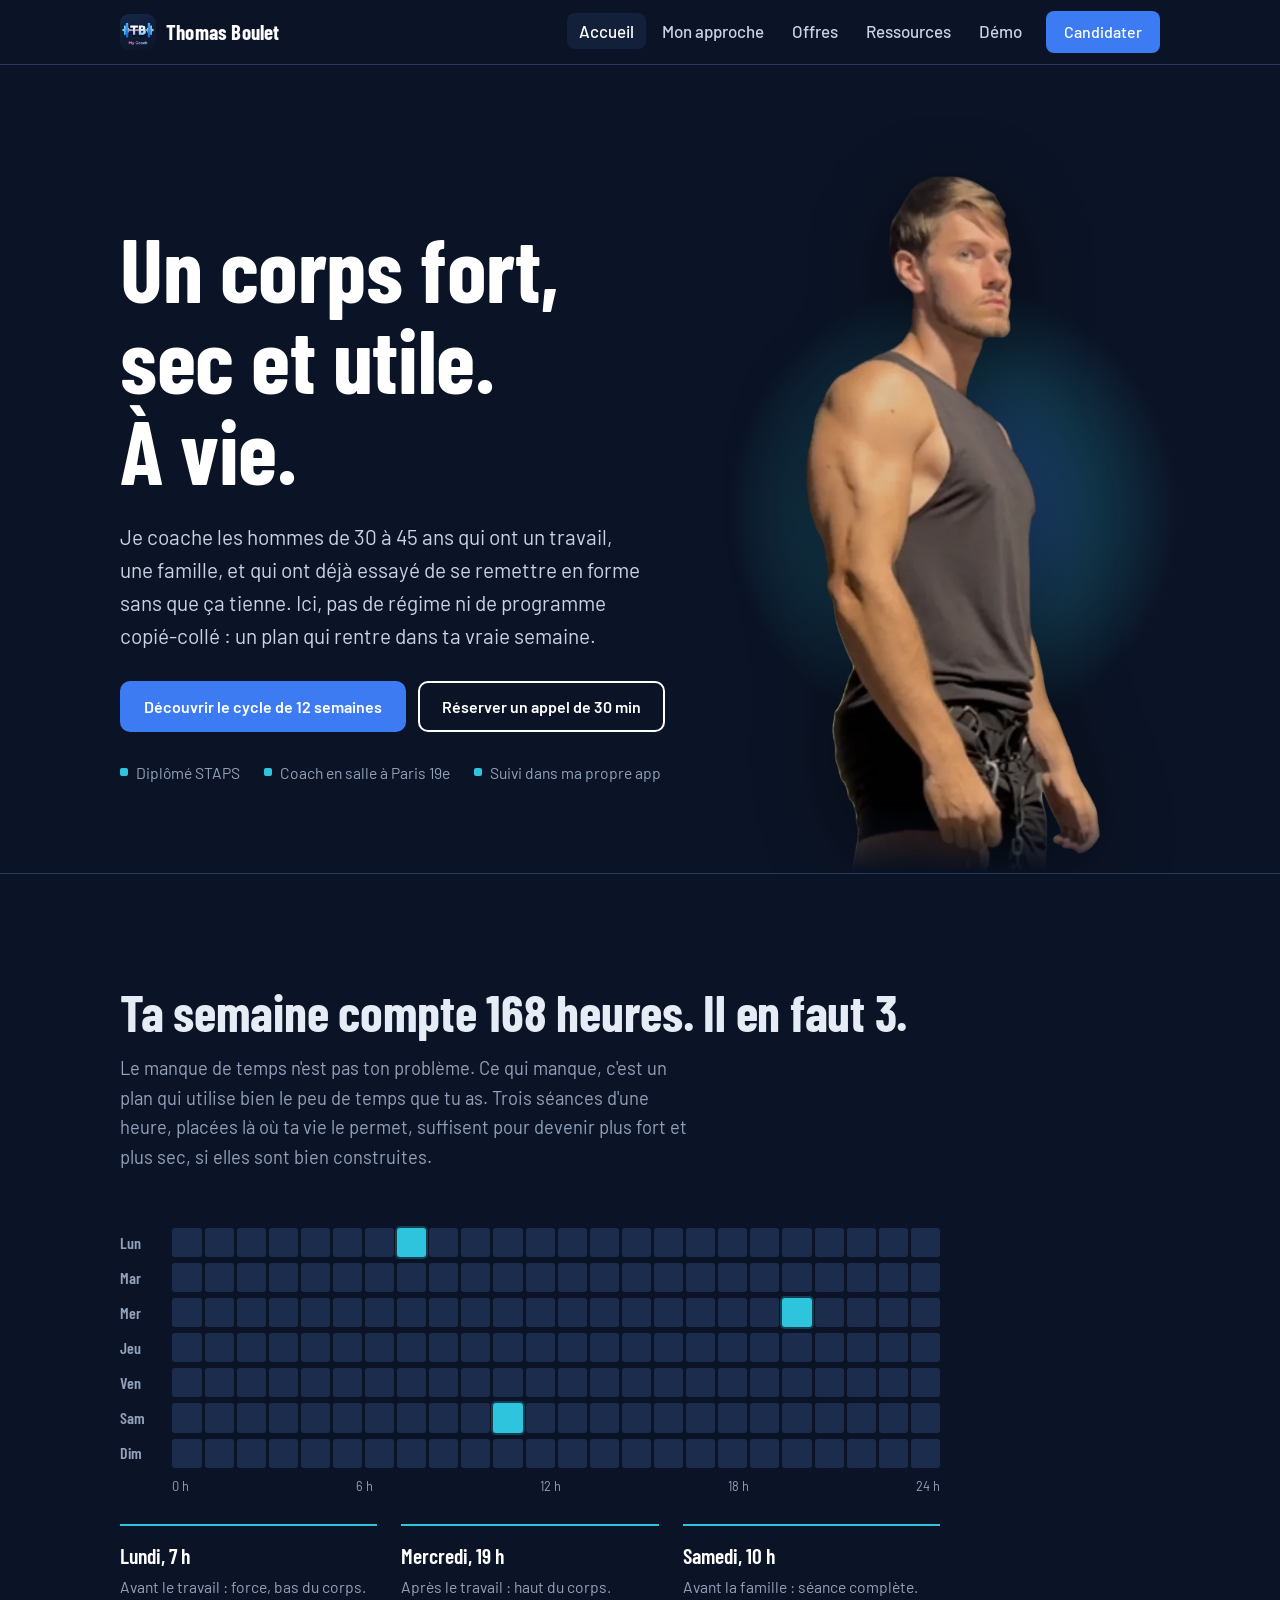
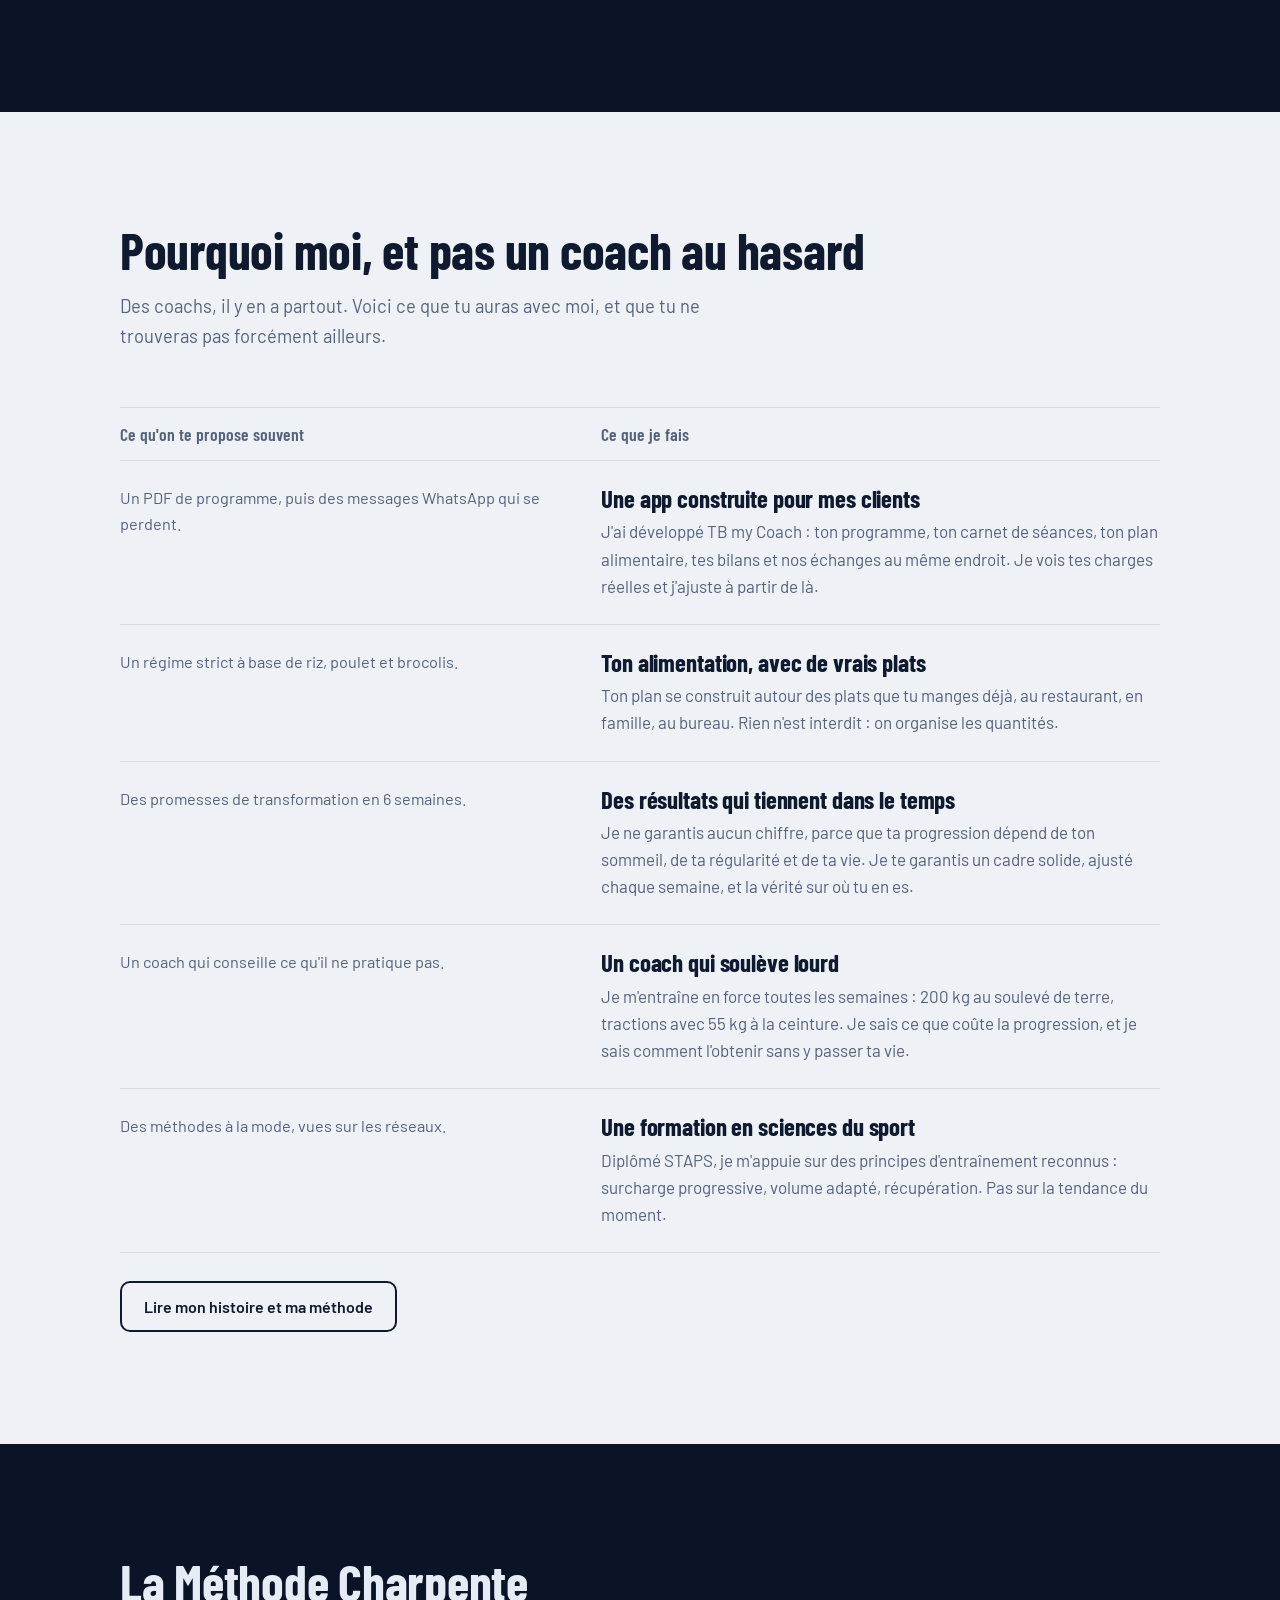
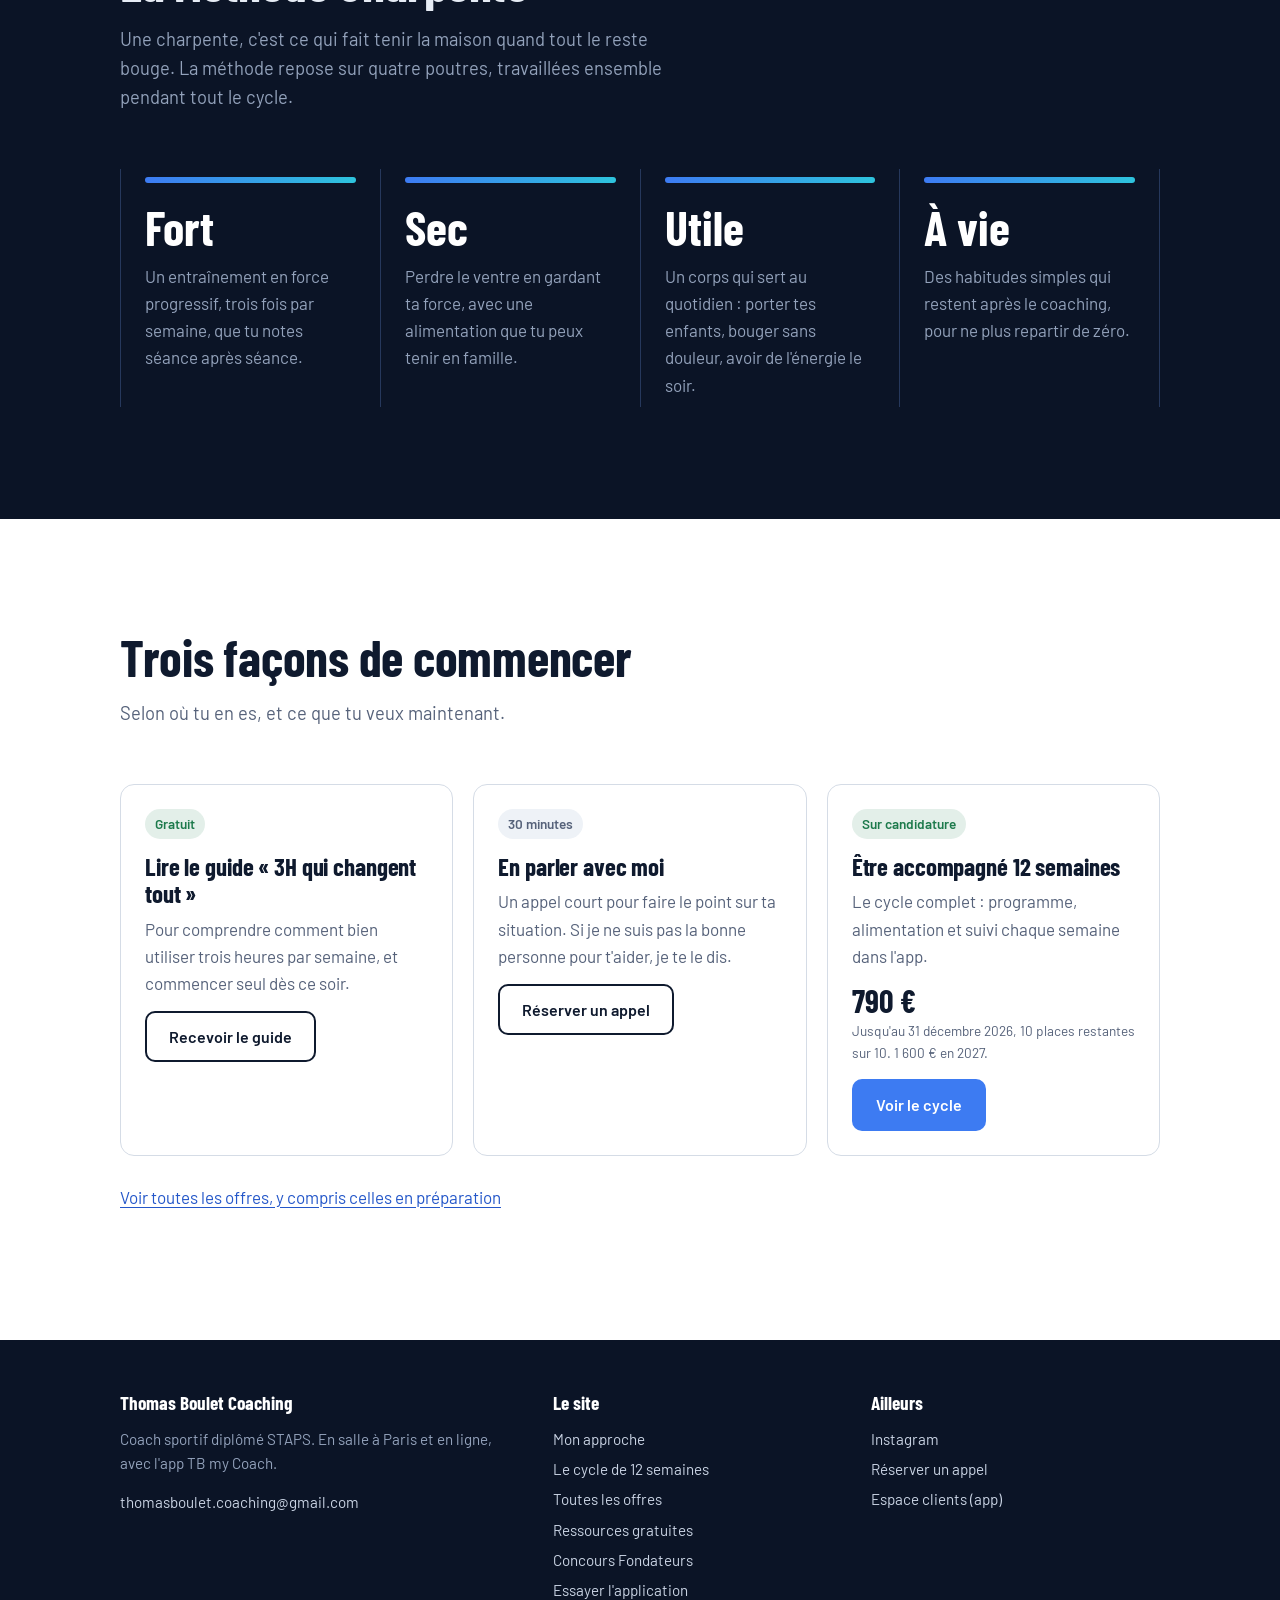
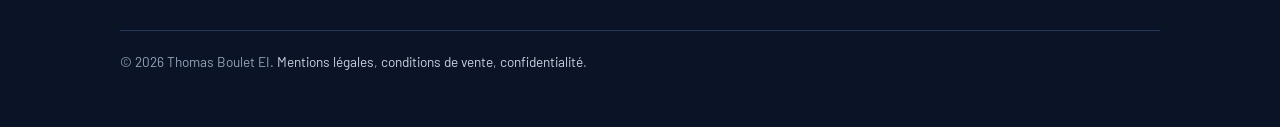
<file: index.html>
<!DOCTYPE html>
<html lang="fr">
<head>
<meta charset="utf-8">
<meta name="viewport" content="width=device-width, initial-scale=1, viewport-fit=cover">
<title>Thomas Boulet · Coach sportif pour hommes de 30 à 45 ans</title>
<meta name="description" content="Coach diplômé STAPS à Paris et en ligne. La Méthode Charpente : un corps fort, sec et utile à vie, en 3 heures par semaine, suivi dans une app conçue pour toi.">
<link rel="canonical" href="https://thomasbouletcoaching-lab.github.io/thomasboulet-coaching/">
<meta property="og:url" content="https://thomasbouletcoaching-lab.github.io/thomasboulet-coaching/">
<meta name="theme-color" content="#0B1426">
<link rel="icon" href="favicon.ico"><link rel="icon" type="image/png" href="favicon-clair.png" media="(prefers-color-scheme: light)"><link rel="icon" type="image/png" href="favicon-sombre.png" media="(prefers-color-scheme: dark)">
<link rel="apple-touch-icon" href="apple-touch-icon.png">
<meta property="og:type" content="website">
<meta property="og:locale" content="fr_FR">
<meta property="og:title" content="Thomas Boulet · Coach sportif pour hommes de 30 à 45 ans">
<meta property="og:description" content="Coach diplômé STAPS à Paris et en ligne. La Méthode Charpente : un corps fort, sec et utile à vie, en 3 heures par semaine, suivi dans une app conçue pour toi.">
<meta property="og:image" content="https://thomasbouletcoaching-lab.github.io/thomasboulet-coaching/img/partage.jpg">
<link rel="preconnect" href="https://fonts.googleapis.com"><link rel="preconnect" href="https://fonts.gstatic.com" crossorigin>
<link href="https://fonts.googleapis.com/css2?family=Barlow+Condensed:wght@600;700&family=Barlow:wght@400;500;600&display=swap" rel="stylesheet">
<link rel="stylesheet" href="style.css">
</head>
<body>
<a class="saut" href="#contenu">Aller au contenu</a>
<header class="nav">
  <div class="wrap">
    <a class="marque" href="index.html"><img src="img/logo.png" alt="" width="36" height="36">Thomas Boulet</a>
    <button class="burger" type="button" aria-expanded="false" aria-controls="menu">Menu</button>
    <ul class="liens" id="menu"><li><a href="index.html" aria-current="page">Accueil</a></li><li><a href="methode.html">Mon approche</a></li><li><a href="offres.html">Offres</a></li><li><a href="ressources.html">Ressources</a></li><li><a href="demo.html">Démo</a></li><li><a class="btn btn-plein" href="coaching.html#candidature">Candidater</a></li></ul>
  </div>
</header>
<main id="contenu">
<section class="hero">
  <div class="wrap">
    <div class="texte">
      <h1><span>Un corps fort,</span><span>sec et utile.</span><span>À vie.</span></h1>
      <p class="sous">Je coache les hommes de 30 à 45 ans qui ont un travail, une famille, et qui ont déjà essayé de se remettre en forme sans que ça tienne. Ici, pas de régime ni de programme copié-collé : un plan qui rentre dans ta vraie semaine.</p>
      <div class="actions">
        <a class="btn btn-plein" href="coaching.html">Découvrir le cycle de 12 semaines</a>
        <a class="btn btn-ligne" href="https://calendly.com/thomboulet/30min" rel="noopener">Réserver un appel de 30 min</a>
      </div>
      <ul class="preuves">
        <li>Diplômé STAPS</li>
        <li>Coach en salle à Paris 19e</li>
        <li>Suivi dans ma propre app</li>
      </ul>
    </div>
    <div class="portrait">
      <img src="img/thomas-detoure.webp" srcset="img/thomas-detoure-440.webp 440w, img/thomas-detoure.webp 760w" sizes="(max-width:860px) 80vw, 440px" alt="Thomas Boulet de profil, en débardeur" width="760" height="1613" fetchpriority="high">
    </div>
  </div>
</section>

<section class="bloc bloc-nuit" style="border-top:1px solid var(--trait-nuit)">
  <div class="wrap">
    <div class="tete">
      <h2>Ta semaine compte 168 heures. Il en faut 3.</h2>
      <p class="intro">Le manque de temps n'est pas ton problème. Ce qui manque, c'est un plan qui utilise bien le peu de temps que tu as. Trois séances d'une heure, placées là où ta vie le permet, suffisent pour devenir plus fort et plus sec, si elles sont bien construites.</p>
    </div>
    <div class="semaine" data-semaine role="img" aria-label="Une semaine de 7 jours sur 24 heures, avec trois créneaux d'une heure : lundi 7 h, mercredi 19 h, samedi 10 h."></div>
    <div class="legende-semaine">
      <div><b>Lundi, 7 h</b><span>Avant le travail : force, bas du corps.</span></div>
      <div><b>Mercredi, 19 h</b><span>Après le travail : haut du corps.</span></div>
      <div><b>Samedi, 10 h</b><span>Avant la famille : séance complète.</span></div>
    </div>
  </div>
</section>

<section class="bloc">
  <div class="wrap">
    <div class="tete">
      <h2>Pourquoi moi, et pas un coach au hasard</h2>
      <p class="intro">Des coachs, il y en a partout. Voici ce que tu auras avec moi, et que tu ne trouveras pas forcément ailleurs.</p>
    </div>
    <div class="difference">
      <div class="ligne entete" aria-hidden="true"><span>Ce qu'on te propose souvent</span><span>Ce que je fais</span></div>
      <div class="ligne">
        <div class="eux">Un PDF de programme, puis des messages WhatsApp qui se perdent.</div>
        <div class="moi"><h3>Une app construite pour mes clients</h3><p>J'ai développé TB my Coach : ton programme, ton carnet de séances, ton plan alimentaire, tes bilans et nos échanges au même endroit. Je vois tes charges réelles et j'ajuste à partir de là.</p></div>
      </div>
      <div class="ligne">
        <div class="eux">Un régime strict à base de riz, poulet et brocolis.</div>
        <div class="moi"><h3>Ton alimentation, avec de vrais plats</h3><p>Ton plan se construit autour des plats que tu manges déjà, au restaurant, en famille, au bureau. Rien n'est interdit : on organise les quantités.</p></div>
      </div>
      <div class="ligne">
        <div class="eux">Des promesses de transformation en 6 semaines.</div>
        <div class="moi"><h3>Des résultats qui tiennent dans le temps</h3><p>Je ne garantis aucun chiffre, parce que ta progression dépend de ton sommeil, de ta régularité et de ta vie. Je te garantis un cadre solide, ajusté chaque semaine, et la vérité sur où tu en es.</p></div>
      </div>
      <div class="ligne">
        <div class="eux">Un coach qui conseille ce qu'il ne pratique pas.</div>
        <div class="moi"><h3>Un coach qui soulève lourd</h3><p>Je m'entraîne en force toutes les semaines : 200 kg au soulevé de terre, tractions avec 55 kg à la ceinture. Je sais ce que coûte la progression, et je sais comment l'obtenir sans y passer ta vie.</p></div>
      </div>
      <div class="ligne">
        <div class="eux">Des méthodes à la mode, vues sur les réseaux.</div>
        <div class="moi"><h3>Une formation en sciences du sport</h3><p>Diplômé STAPS, je m'appuie sur des principes d'entraînement reconnus : surcharge progressive, volume adapté, récupération. Pas sur la tendance du moment.</p></div>
      </div>
    </div>
    <div class="actions"><a class="btn btn-ligne" href="methode.html">Lire mon histoire et ma méthode</a></div>
  </div>
</section>

<section class="bloc bloc-blanc" data-resultats hidden>
  <div class="wrap">
    <div class="tete">
      <h2>Ils l'ont fait</h2>
      <p class="intro">Des hommes occupés, avec un travail et une famille. Leurs chiffres, avec leur accord.</p>
    </div>
    <div class="resultats" data-resultats-liste></div>
  </div>
</section>

<section class="bloc bloc-nuit">
  <div class="wrap">
    <div class="tete">
      <h2>La Méthode Charpente</h2>
      <p class="intro">Une charpente, c'est ce qui fait tenir la maison quand tout le reste bouge. La méthode repose sur quatre poutres, travaillées ensemble pendant tout le cycle.</p>
    </div>
    <div class="poutres">
      <div class="poutre"><div class="barre"></div><div class="mot">Fort</div><p>Un entraînement en force progressif, trois fois par semaine, que tu notes séance après séance.</p></div>
      <div class="poutre"><div class="barre"></div><div class="mot">Sec</div><p>Perdre le ventre en gardant ta force, avec une alimentation que tu peux tenir en famille.</p></div>
      <div class="poutre"><div class="barre"></div><div class="mot">Utile</div><p>Un corps qui sert au quotidien : porter tes enfants, bouger sans douleur, avoir de l'énergie le soir.</p></div>
      <div class="poutre"><div class="barre"></div><div class="mot">À vie</div><p>Des habitudes simples qui restent après le coaching, pour ne plus repartir de zéro.</p></div>
    </div>
  </div>
</section>

<section class="bloc bloc-blanc">
  <div class="wrap">
    <div class="tete">
      <h2>Trois façons de commencer</h2>
      <p class="intro">Selon où tu en es, et ce que tu veux maintenant.</p>
    </div>
    <div class="offres">
      <article class="offre">
        <span class="statut dispo">Gratuit</span>
        <h3>Lire le guide « 3H qui changent tout »</h3>
        <p class="desc">Pour comprendre comment bien utiliser trois heures par semaine, et commencer seul dès ce soir.</p>
        <a class="btn btn-ligne" href="ressources.html#guide-3h">Recevoir le guide</a>
      </article>
      <article class="offre">
        <span class="statut">30 minutes</span>
        <h3>En parler avec moi</h3>
        <p class="desc">Un appel court pour faire le point sur ta situation. Si je ne suis pas la bonne personne pour t'aider, je te le dis.</p>
        <a class="btn btn-ligne" href="https://calendly.com/thomboulet/30min" rel="noopener">Réserver un appel</a>
      </article>
      <article class="offre">
        <span class="statut dispo">Sur candidature</span>
        <h3>Être accompagné 12 semaines</h3>
        <p class="desc">Le cycle complet : programme, alimentation et suivi chaque semaine dans l'app.</p>
        <div data-si-places><p class="prix">790&nbsp;€</p>
        <p class="note">Jusqu'au 31 décembre 2026, <span data-places-restantes>10</span> places restantes sur 10. 1&nbsp;600&nbsp;€ en 2027.</p></div>
        <div data-si-complet hidden><p class="prix">1&nbsp;600&nbsp;€</p>
        <p class="note">Le cycle de 12 semaines.</p></div>
        <a class="btn btn-plein" href="coaching.html">Voir le cycle</a>
      </article>
    </div>
    <p style="margin-top:28px"><a href="offres.html">Voir toutes les offres, y compris celles en préparation</a></p>
  </div>
</section>
</main>
<footer class="pied">
  <div class="wrap">
    <div>
      <b>Thomas Boulet Coaching</b>
      <p>Coach sportif diplômé STAPS. En salle à Paris et en ligne, avec l'app TB my Coach.</p>
      <p><a href="mailto:thomasboulet.coaching@gmail.com">thomasboulet.coaching@gmail.com</a></p>
    </div>
    <div>
      <b>Le site</b>
      <ul>
        <li><a href="methode.html">Mon approche</a></li>
        <li><a href="coaching.html">Le cycle de 12 semaines</a></li>
        <li><a href="offres.html">Toutes les offres</a></li>
        <li><a href="ressources.html">Ressources gratuites</a></li>
        <li><a href="concours.html">Concours Fondateurs</a></li><li><a href="demo.html">Essayer l'application</a></li>
      </ul>
    </div>
    <div>
      <b>Ailleurs</b>
      <ul>
        <li><a href="https://instagram.com/thomasboulet.coaching" rel="noopener">Instagram</a></li>
        <li><a href="https://calendly.com/thomboulet/30min" rel="noopener">Réserver un appel</a></li>
        <li><a href="https://thomasbouletcoaching-lab.github.io/tb-coaching-app/">Espace clients (app)</a></li>
      </ul>
    </div>
    <p class="bas">© <span data-annee>2026</span> Thomas Boulet EI. <a href="mentions-legales.html">Mentions légales</a>, <a href="https://thomasbouletcoaching-lab.github.io/tb-coaching-app/cgv.html">conditions de vente</a>, <a href="https://thomasbouletcoaching-lab.github.io/tb-coaching-app/confidentialite.html">confidentialité</a>.</p>
  </div>
</footer>
<script src="produits.js"></script>
<script src="site.js"></script>
</body>
</html>
</file>
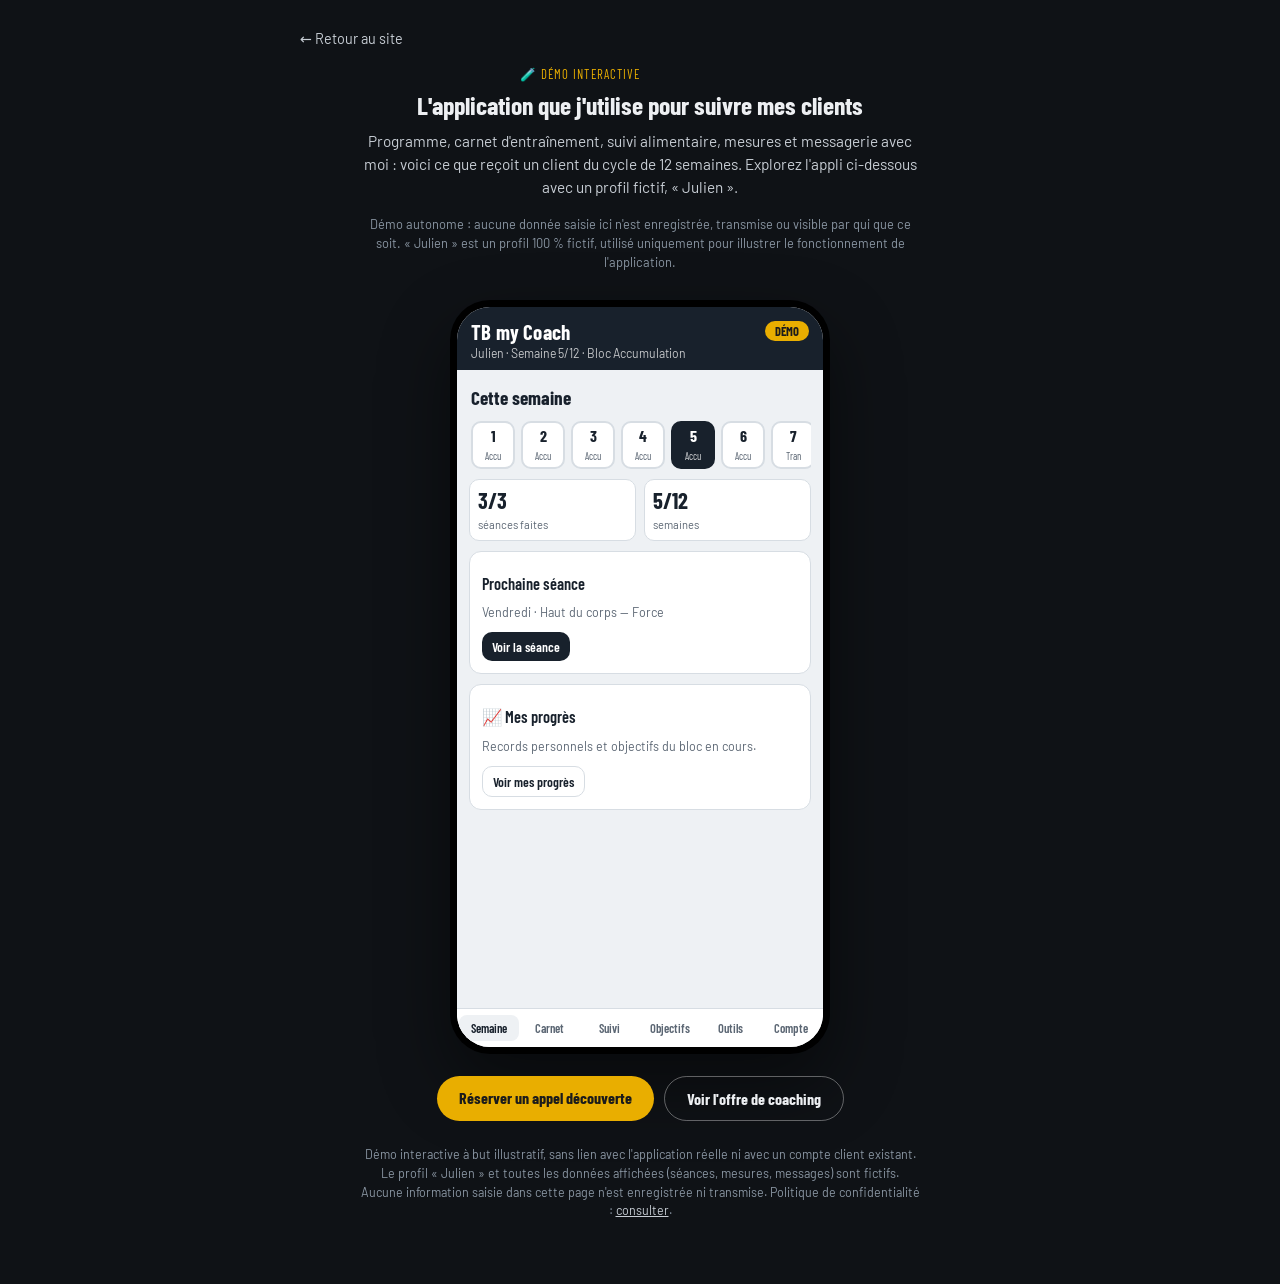
<file: app-demo.html>
<!DOCTYPE html>
<html lang="fr">
<head>
<meta charset="UTF-8">
<meta name="viewport" content="width=device-width, initial-scale=1">
<title>Démo — TB my Coach, l'application de suivi de Thomas Boulet</title>
<meta name="description" content="Essayez en direct l'application TB my Coach : carnet d'entraînement, suivi alimentaire, mesures et messagerie avec le coach. Démo interactive, données fictives.">
<link rel="canonical" href="https://thomasbouletcoaching-lab.github.io/thomasboulet-coaching/app-demo.html">
<meta name="robots" content="noindex">
<meta name="theme-color" content="#0F1216">
<link rel="icon" href="favicon.ico">
<link rel="apple-touch-icon" href="apple-touch-icon.png">
<link rel="preconnect" href="https://fonts.googleapis.com">
<link rel="preconnect" href="https://fonts.gstatic.com" crossorigin>
<link href="https://fonts.googleapis.com/css2?family=Barlow:wght@400;500;600;700&family=Barlow+Condensed:wght@600;700&display=swap" rel="stylesheet">
<style>
:root{
  --chalk:#EEF1F4; --paper:#FFFFFF; --ink:#18212C; --soft:#5B6673; --line:#D7DDE3;
  --blue:#1F4FB5; --yellow:#E9AE00; --red:#C8202B; --green:#1E8F4E; --steel:#8A96A3;
  --input:#FFF7D6; --good:#D9F2E3; --warn:#FFF0C2;
  --r:12px; --font:"Barlow",system-ui,-apple-system,"Segoe UI",sans-serif;
  --cond:"Barlow Condensed","Arial Narrow",system-ui,sans-serif;
}
*,*::before,*::after{box-sizing:border-box}
html,body{margin:0;background:#0F1216;color:var(--ink);font-family:var(--font);-webkit-text-size-adjust:100%}

/* ---------- page autour du téléphone ---------- */
.wrap{max-width:720px;margin:0 auto;padding:28px 20px 64px}
.retour{display:inline-block;color:#C7CDD4;text-decoration:none;font-size:.9rem;margin-bottom:18px}
.retour:hover{color:#fff}
.intro{color:#EDEFF2;text-align:center}
.intro .kicker{font-family:var(--cond);text-transform:uppercase;letter-spacing:.08em;font-size:.8rem;color:var(--yellow);margin:0 0 6px}
.intro h1{font-family:var(--cond);font-weight:700;font-size:1.6rem;line-height:1.15;margin:0 0 10px}
.intro p{font-size:.96rem;line-height:1.5;color:#C7CDD4;max-width:560px;margin:0 auto}
.intro .note{font-size:.8rem;color:#8A96A3;max-width:560px;margin:16px auto 0}

/* ---------- cadre téléphone ---------- */
.phone{width:380px;max-width:100%;margin:28px auto 0;padding:7px;background:#000;border-radius:40px;box-shadow:0 30px 70px rgba(0,0,0,.45)}
.phone-screen{position:relative;height:740px;border-radius:33px;overflow:hidden;background:var(--chalk);display:flex;flex-direction:column;font-size:16px}

header.top{position:relative;z-index:5;background:var(--ink);color:var(--paper);padding:14px 14px 10px;flex:0 0 auto}
header.top h1{font-family:var(--cond);font-weight:700;font-size:1.3rem;letter-spacing:.01em;margin:0;line-height:1.1}
header.top .sub{font-size:.76rem;opacity:.75;margin-top:2px}
.role{float:right;font-family:var(--cond);font-size:.78rem;border-radius:999px;padding:3px 10px;background:var(--yellow);color:#1B1B1B;font-weight:700}

.phone-content{flex:1 1 auto;overflow-y:auto;padding:12px 12px 90px;-webkit-overflow-scrolling:touch}
.view{display:none}
.view.on{display:block}

h2{font-family:var(--cond);font-weight:700;font-size:1.2rem;margin:4px 2px 8px}
h3{font-family:var(--cond);font-weight:600;font-size:1.02rem;margin:10px 0 6px}
.card{background:var(--paper);border:1px solid var(--line);border-radius:var(--r);padding:12px;margin:10px 0}
.muted{color:var(--soft);font-size:.85rem}
.small{font-size:.78rem}
.row{display:flex;gap:8px;align-items:center;flex-wrap:wrap}

button{font:inherit;font-family:var(--cond);font-weight:600;font-size:.95rem;border:0;border-radius:10px;padding:9px 13px;background:var(--ink);color:var(--paper);cursor:pointer}
button.ghost{background:transparent;color:var(--ink);border:1px solid var(--line)}
button.ok{background:var(--green);color:#fff}
button.sm{padding:6px 10px;font-size:.85rem}
button:disabled{opacity:.45;cursor:default}

.weeks{display:flex;gap:6px;overflow-x:auto;padding:4px 2px 10px;scroll-snap-type:x proximity}
.wk{flex:0 0 auto;min-width:44px;text-align:center;border-radius:10px;border:2px solid var(--line);background:var(--paper);padding:5px 6px 4px;font-family:var(--cond);color:var(--ink)}
.wk b{display:block;font-size:1rem;line-height:1}
.wk span{font-size:.64rem;color:var(--soft)}
.wk.on{background:var(--ink);color:var(--paper);border-color:var(--ink)}
.wk.on span{color:var(--paper);opacity:.8}

.kpis{display:grid;grid-template-columns:repeat(2,1fr);gap:8px}
.kpi{background:var(--paper);border:1px solid var(--line);border-radius:10px;padding:8px}
.kpi b{display:block;font-family:var(--cond);font-size:1.4rem;line-height:1.1}
.kpi span{font-size:.7rem;color:var(--soft)}

.chip{display:inline-block;font-family:var(--cond);font-size:.76rem;border-radius:999px;padding:2px 9px;background:var(--chalk);border:1px solid var(--line);margin:2px 4px 2px 0;color:var(--ink)}

table.sets{width:100%;margin-top:6px;border-collapse:collapse}
table.sets th{font-size:.68rem;text-transform:uppercase;color:var(--soft);text-align:left;padding:3px 2px}
table.sets td{padding:5px 2px;vertical-align:middle;font-size:.9rem}
table.sets tr.done td{background:var(--good)}
.chk{width:34px;height:32px;padding:0;background:var(--chalk);color:var(--soft);border:1px solid var(--line);font-family:var(--cond)}
.chk.on{background:var(--green);color:#fff;border-color:var(--green)}

.mb{margin:9px 0}
.mb-h{display:flex;justify-content:space-between;font-size:.78rem;color:var(--soft)}
.mb-h b{color:var(--ink);font-family:var(--cond);font-size:.96rem}
.mb-t{height:8px;background:var(--chalk);border-radius:99px;overflow:hidden}
.mb-t i{display:block;height:100%;background:var(--green);border-radius:99px}
.meal{border-left:6px solid var(--line);padding-left:8px}
.meal.done{border-left-color:var(--green)}

.subnav{display:flex;gap:6px;margin-bottom:8px}
.subnav button{flex:1}
.subnav button.off{background:transparent;color:var(--soft);border:1px solid var(--line)}

nav.tabs{position:absolute;left:0;right:0;bottom:0;z-index:30;background:var(--paper);border-top:1px solid var(--line);display:flex;padding:6px 2px}
nav.tabs button{flex:1;background:transparent;color:var(--soft);padding:6px 1px;border-radius:8px;font-size:.78rem;font-weight:600}
nav.tabs button.on{color:var(--ink);background:var(--chalk)}

/* bilan, 1RM, chat */
textarea{font:inherit;font-size:.92rem;color:var(--ink);background:var(--input);border:1px solid var(--line);border-radius:8px;padding:8px;width:100%;min-height:60px}
input[type="number"]{font:inherit;font-size:16px;color:var(--ink);background:var(--input);border:1px solid var(--line);border-radius:8px;padding:8px;width:100%}
label.f{display:block;font-size:.76rem;color:var(--soft);margin-bottom:10px}
.toggle{display:flex;justify-content:space-between;align-items:center;padding:8px 0;border-top:1px solid var(--line)}
.toggle:first-child{border-top:0}
.sw{width:42px;height:24px;border-radius:999px;background:var(--line);position:relative;border:0;padding:0;cursor:pointer}
.sw i{position:absolute;top:2px;left:2px;width:20px;height:20px;border-radius:50%;background:#fff;transition:left .15s}
.sw.on{background:var(--green)}
.sw.on i{left:20px}

.chat-overlay{position:absolute;inset:0;background:rgba(0,0,0,.4);z-index:40;display:none}
.chat-overlay.on{display:block}
.chat-sheet{position:absolute;left:0;right:0;bottom:0;height:78%;background:var(--chalk);border-radius:20px 20px 0 0;display:flex;flex-direction:column}
.chat-head{background:var(--ink);color:var(--paper);padding:12px 14px;border-radius:20px 20px 0 0;display:flex;justify-content:space-between;align-items:center}
.chat-head b{font-family:var(--cond);font-size:1.05rem}
.chat-head button{background:transparent;color:var(--paper);border:1px solid rgba(255,255,255,.4);padding:4px 10px}
.chat-body{flex:1;overflow-y:auto;padding:10px 12px}
.bubble{max-width:78%;padding:8px 11px;border-radius:14px;margin:6px 0;font-size:.9rem;line-height:1.35}
.bubble.coach{background:var(--paper);border:1px solid var(--line);border-bottom-left-radius:3px}
.bubble.client{background:var(--blue);color:#fff;margin-left:auto;border-bottom-right-radius:3px}
.chat-foot{padding:8px;border-top:1px solid var(--line);display:flex;gap:6px;background:var(--paper)}
.chat-foot input{flex:1;font:inherit;font-size:.92rem;border:1px solid var(--line);border-radius:999px;padding:9px 13px;background:var(--chalk)}
.chat-note{font-size:.68rem;color:var(--soft);text-align:center;padding:4px 10px 8px;background:var(--paper)}
.typing{font-size:.8rem;color:var(--soft);font-style:italic;padding:4px 2px}

svg.chart{width:100%;height:auto}
.foot-note{max-width:560px;margin:24px auto 0;color:#8A96A3;font-size:.78rem;line-height:1.5;text-align:center}
.foot-note a{color:#C7CDD4}
.cta-row{display:flex;justify-content:center;gap:10px;margin:22px 0 0;flex-wrap:wrap}
.cta{font-family:var(--cond);font-weight:700;font-size:1rem;border-radius:999px;padding:12px 22px;text-decoration:none;display:inline-block}
.cta.primary{background:var(--yellow);color:#1B1B1B}
.cta.ghost{background:transparent;color:#EDEFF2;border:1px solid rgba(255,255,255,.35)}
</style>
</head>
<body>

<div class="wrap">
  <a class="retour" href="methode.html">&larr; Retour au site</a>
  <div class="intro">
    <p class="kicker">🧪 Démo interactive</p>
    <h1>L'application que j'utilise pour suivre mes clients</h1>
    <p>Programme, carnet d'entraînement, suivi alimentaire, mesures et messagerie avec moi : voici ce que reçoit un client du cycle de 12 semaines. Explorez l'appli ci-dessous avec un profil fictif, « Julien ».</p>
    <p class="note">Démo autonome : aucune donnée saisie ici n'est enregistrée, transmise ou visible par qui que ce soit. « Julien » est un profil 100&nbsp;% fictif, utilisé uniquement pour illustrer le fonctionnement de l'application.</p>
  </div>

  <div class="phone">
    <div class="phone-screen">
      <header class="top">
        <span class="role">DÉMO</span>
        <h1>TB my Coach</h1>
        <div class="sub">Julien · Semaine 5/12 · Bloc Accumulation</div>
      </header>

      <div class="phone-content">

        <!-- SEMAINE -->
        <div class="view on" id="v-semaine">
          <h2>Cette semaine</h2>
          <div class="weeks" id="weeks"></div>
          <div class="kpis">
            <div class="kpi"><b>3/3</b><span>séances faites</span></div>
            <div class="kpi"><b>5/12</b><span>semaines</span></div>
          </div>
          <div class="card">
            <h3>Prochaine séance</h3>
            <p class="small muted">Vendredi · Haut du corps — Force</p>
            <button class="sm" data-goto="v-carnet">Voir la séance</button>
          </div>
          <div class="card">
            <h3>📈 Mes progrès</h3>
            <p class="small muted">Records personnels et objectifs du bloc en cours.</p>
            <button class="ghost sm" data-goto="v-objectifs">Voir mes progrès</button>
          </div>
        </div>

        <!-- CARNET -->
        <div class="view" id="v-carnet">
          <h2>Carnet</h2>
          <div class="card ses">
            <h3>Haut du corps — Force</h3>
            <p class="small muted">Séance du jour · bloc Accumulation</p>
            <table class="sets" id="sets-table"></table>
          </div>
          <div class="card">
            <h3>Bilan de la semaine</h3>
            <label class="f">Ce qui a bien marché
              <textarea readonly>Les 3 séances ont été faites à 100 %. Les charges prévues ont pu être tenues sur toutes les séries.</textarea>
            </label>
            <label class="f">Pour la semaine prochaine
              <textarea readonly>Fatigue un peu plus présente en fin de semaine — on garde les mêmes charges et on surveille le sommeil.</textarea>
            </label>
            <p class="small muted">En conditions réelles, ce bilan est écrit par le client puis lu par le coach pour ajuster le programme.</p>
          </div>
        </div>

        <!-- SUIVI -->
        <div class="view" id="v-suivi">
          <h2>Suivi</h2>
          <div class="subnav">
            <button id="sub-nutrition">Nutrition</button>
            <button class="off" id="sub-mesures">Mesures</button>
          </div>

          <div id="pane-nutrition">
            <div class="card">
              <div class="mb">
                <div class="mb-h"><span>Calories</span><b>1 850 / 2 100 kcal</b></div>
                <div class="mb-t"><i style="width:88%"></i></div>
              </div>
              <div class="mb">
                <div class="mb-h"><span>Protéines</span><b>128 / 150 g</b></div>
                <div class="mb-t"><i style="width:85%"></i></div>
              </div>
            </div>
            <div class="card meal done">
              <h3>🍳 Petit-déjeuner</h3>
              <p class="small muted">Fromage blanc, flocons d'avoine, fruits — noté ✓</p>
            </div>
            <div class="card meal done">
              <h3>🍗 Déjeuner</h3>
              <p class="small muted">Poulet, riz, légumes — noté ✓</p>
            </div>
            <div class="card meal">
              <h3>🥗 Dîner</h3>
              <p class="small muted">Pas encore noté</p>
              <button class="sm" disabled>Ajouter (désactivé en démo)</button>
            </div>
          </div>

          <div id="pane-mesures" style="display:none">
            <div class="card">
              <h3>Poids — 5 dernières semaines <span class="chip">exemple fictif</span></h3>
              <svg class="chart" viewBox="0 0 320 120" aria-label="Évolution du poids de Julien sur 5 semaines, exemple fictif">
                <polyline points="20,100 90,78 160,56 230,42 300,20" fill="none" stroke="#1F4FB5" stroke-width="3" stroke-linecap="round" stroke-linejoin="round"/>
                <g fill="#1F4FB5">
                  <circle cx="20" cy="100" r="3.5"/><circle cx="90" cy="78" r="3.5"/><circle cx="160" cy="56" r="3.5"/><circle cx="230" cy="42" r="3.5"/><circle cx="300" cy="20" r="3.5"/>
                </g>
                <g font-family="Barlow Condensed" font-size="10" fill="#5B6673">
                  <text x="12" y="114">S1</text><text x="82" y="114">S2</text><text x="152" y="114">S3</text><text x="222" y="114">S4</text><text x="290" y="114">S5</text>
                </g>
              </svg>
              <p class="small muted">82,4 → 81,3 kg. Une tendance, pas un résultat garanti : elle dépend de chaque personne.</p>
            </div>
            <div class="card">
              <h3>Tour de taille</h3>
              <p class="small muted">Dernière mesure : 86 cm (semaine 5), en léger recul depuis la semaine 1 (88 cm).</p>
            </div>
          </div>
        </div>

        <!-- OBJECTIFS -->
        <div class="view" id="v-objectifs">
          <h2>Objectifs</h2>
          <div class="card">
            <h3>Objectif du bloc en cours</h3>
            <p class="small muted">Consolider la technique et la régularité avant d'augmenter les charges — pas de date ni de chiffre figé, le rythme dépend de la récupération de Julien.</p>
          </div>
          <div class="card">
            <h3>Records personnels <span class="chip">exemples fictifs</span></h3>
            <p class="small">💪 Développé couché — 3×5 @ 80&nbsp;kg</p>
            <p class="small">🏋️ Squat — 5×5 @ 100&nbsp;kg</p>
            <p class="small">🦵 Soulevé de terre — 1×5 @ 120&nbsp;kg</p>
          </div>
        </div>

        <!-- OUTILS -->
        <div class="view" id="v-outils">
          <h2>Outils</h2>
          <div class="card">
            <h3>🧮 Estimation de charge max (1RM)</h3>
            <p class="small muted">Formule d'Epley, à titre indicatif — jamais une cible à atteindre à tout prix.</p>
            <label class="f">Poids soulevé (kg)<input type="number" id="rm-w" value="80" min="1"></label>
            <label class="f">Répétitions effectuées<input type="number" id="rm-r" value="5" min="1" max="12"></label>
            <button id="rm-calc">Calculer</button>
            <p class="card" id="rm-out" style="display:none;margin-top:10px"></p>
          </div>
        </div>

        <!-- COMPTE -->
        <div class="view" id="v-compte">
          <h2>Compte</h2>
          <div class="card">
            <h3>Julien</h3>
            <p class="small muted">julien@exemple.fr (fictif) · inscrit depuis 5 semaines</p>
          </div>
          <div class="card">
            <div class="toggle"><span class="small">Rappel de séance</span><button class="sw on" id="sw1"><i></i></button></div>
            <div class="toggle"><span class="small">Rappel de bilan du dimanche</span><button class="sw on" id="sw2"><i></i></button></div>
          </div>
          <div class="card">
            <button id="open-chat">💬 Écrire à Thomas</button>
          </div>
          <div class="card">
            <button class="ghost sm" disabled>Télécharger mes données (désactivé en démo)</button>
          </div>
          <div class="card">
            <button class="ghost sm" id="reset-demo">Réinitialiser la démo</button>
          </div>
        </div>

      </div>

      <nav class="tabs" id="tabs">
        <button data-goto="v-semaine" class="on">Semaine</button>
        <button data-goto="v-carnet">Carnet</button>
        <button data-goto="v-suivi">Suivi</button>
        <button data-goto="v-objectifs">Objectifs</button>
        <button data-goto="v-outils">Outils</button>
        <button data-goto="v-compte">Compte</button>
      </nav>

      <!-- MESSAGERIE -->
      <div class="chat-overlay" id="chat-overlay">
        <div class="chat-sheet">
          <div class="chat-head">
            <b>Thomas (coach)</b>
            <button id="close-chat">Fermer</button>
          </div>
          <div class="chat-body" id="chat-body">
            <div class="bubble coach">Salut Julien 👋 Comment s'est passée la séance d'hier ?</div>
            <div class="bubble client">Hyper bien, j'ai tenu les charges prévues sur les 4 séries 💪</div>
            <div class="bubble coach">Nickel, on garde ce rythme cette semaine. N'oublie pas ton bilan dimanche.</div>
          </div>
          <div class="chat-note">Démo — conversation simulée, rien n'est réellement envoyé. Dans l'application, les messages (texte, photo, vidéo, vocal) arrivent vraiment chez ton coach.</div>
          <div class="chat-foot">
            <input type="text" id="chat-input" placeholder="Écrire un message…" maxlength="200">
            <button id="chat-send">Envoyer</button>
          </div>
        </div>
      </div>

    </div>
  </div>

  <div class="cta-row">
    <a class="cta primary" href="https://calendly.com/thomboulet/30min" rel="noopener">Réserver un appel découverte</a>
    <a class="cta ghost" href="coaching.html">Voir l'offre de coaching</a>
  </div>

  <p class="foot-note">
    Démo interactive à but illustratif, sans lien avec l'application réelle ni avec un compte client existant. Le profil « Julien » et toutes les données affichées (séances, mesures, messages) sont fictifs. Aucune information saisie dans cette page n'est enregistrée ni transmise.
    Politique de confidentialité : <a href="https://thomasbouletcoaching-lab.github.io/tb-coaching-app/confidentialite.html">consulter</a>.
  </p>
</div>

<script>
(function(){
  "use strict";

  function showView(id){
    document.querySelectorAll(".view").forEach(function(v){ v.classList.toggle("on", v.id===id); });
    document.querySelectorAll("#tabs button").forEach(function(b){ b.classList.toggle("on", b.dataset.goto===id); });
    var content = document.querySelector(".phone-content");
    if (content) content.scrollTop = 0;
  }
  document.querySelectorAll("[data-goto]").forEach(function(b){
    b.addEventListener("click", function(){ showView(b.dataset.goto); });
  });

  // Semaine : bloc de 12 semaines, semaine 5 en cours (données fictives)
  var weeksEl = document.getElementById("weeks");
  var phases = ["Accumulation","Accumulation","Accumulation","Accumulation","Accumulation","Accumulation","Transmutation","Transmutation","Transmutation","Réalisation","Réalisation","Deload"];
  var html = "";
  for (var i=1;i<=12;i++){
    html += '<div class="wk' + (i===5 ? " on" : "") + '"><b>' + i + '</b><span>' + phases[i-1].slice(0,4) + '</span></div>';
  }
  weeksEl.innerHTML = html;

  // Carnet : table de séries avec cases à cocher
  var exos = [
    {n:"Développé couché", presc:"4×6 @ 75 kg"},
    {n:"Tirage horizontal", presc:"4×8 @ 60 kg"},
    {n:"Développé militaire", presc:"3×8 @ 40 kg"},
    {n:"Curl biceps", presc:"3×12 @ 14 kg"}
  ];
  var setsTable = document.getElementById("sets-table");
  var rows = "<tr><th>Exercice</th><th>Prescrit</th><th>Fait</th></tr>";
  exos.forEach(function(ex, idx){
    rows += '<tr id="row-' + idx + '" class="' + (idx < 2 ? "done" : "") + '"><td>' + ex.n + '</td><td>' + ex.presc + '</td>' +
            '<td><button class="chk' + (idx < 2 ? " on" : "") + '" data-row="' + idx + '">✓</button></td></tr>';
  });
  setsTable.innerHTML = rows;
  setsTable.addEventListener("click", function(e){
    var btn = e.target.closest(".chk");
    if (!btn) return;
    btn.classList.toggle("on");
    document.getElementById("row-" + btn.dataset.row).classList.toggle("done");
  });

  // Suivi : sous-onglets Nutrition / Mesures
  var subN = document.getElementById("sub-nutrition"), subM = document.getElementById("sub-mesures");
  var paneN = document.getElementById("pane-nutrition"), paneM = document.getElementById("pane-mesures");
  function setSub(which){
    var isN = which === "n";
    paneN.style.display = isN ? "" : "none";
    paneM.style.display = isN ? "none" : "";
    subN.classList.toggle("off", !isN);
    subM.classList.toggle("off", isN);
  }
  subN.addEventListener("click", function(){ setSub("n"); });
  subM.addEventListener("click", function(){ setSub("m"); });

  // Outils : estimation 1RM (formule d'Epley)
  document.getElementById("rm-calc").addEventListener("click", function(){
    var w = parseFloat(document.getElementById("rm-w").value) || 0;
    var r = parseFloat(document.getElementById("rm-r").value) || 1;
    var out = document.getElementById("rm-out");
    if (w <= 0 || r <= 0){ out.style.display = "none"; return; }
    var rm = Math.round(w * (1 + r / 30));
    out.textContent = "Estimation : ~" + rm + " kg sur une répétition. Une estimation, pas une charge à tester seul sans supervision.";
    out.style.display = "";
  });

  // Compte : interrupteurs visuels, reset
  ["sw1","sw2"].forEach(function(id){
    document.getElementById(id).addEventListener("click", function(){ this.classList.toggle("on"); });
  });
  document.getElementById("reset-demo").addEventListener("click", function(){
    document.getElementById("chat-body").innerHTML =
      '<div class="bubble coach">Salut Julien 👋 Comment s\'est passée la séance d\'hier ?</div>' +
      '<div class="bubble client">Hyper bien, j\'ai tenu les charges prévues sur les 4 séries 💪</div>' +
      '<div class="bubble coach">Nickel, on garde ce rythme cette semaine. N\'oublie pas ton bilan dimanche.</div>';
    showView("v-semaine");
  });

  // Messagerie scénarisée — aucune donnée n'est envoyée nulle part
  var overlay = document.getElementById("chat-overlay");
  document.getElementById("open-chat").addEventListener("click", function(){ overlay.classList.add("on"); });
  document.getElementById("close-chat").addEventListener("click", function(){ overlay.classList.remove("on"); });

  var replies = [
    "Merci pour ton message, je regarde ça et je te réponds dans la journée.",
    "Bien reçu 👍 On en reparle à ta prochaine séance si besoin.",
    "Noté, je l'intègre à ton suivi de la semaine."
  ];
  function sendChat(){
    var input = document.getElementById("chat-input");
    var text = input.value.trim();
    if (!text) return;
    var body = document.getElementById("chat-body");
    var b = document.createElement("div");
    b.className = "bubble client";
    b.textContent = text;
    body.appendChild(b);
    input.value = "";
    body.scrollTop = body.scrollHeight;

    var typing = document.createElement("div");
    typing.className = "typing";
    typing.textContent = "Thomas écrit…";
    body.appendChild(typing);
    body.scrollTop = body.scrollHeight;

    setTimeout(function(){
      typing.remove();
      var reply = document.createElement("div");
      reply.className = "bubble coach";
      reply.textContent = replies[Math.floor(Math.random() * replies.length)];
      body.appendChild(reply);
      body.scrollTop = body.scrollHeight;
    }, 900);
  }
  document.getElementById("chat-send").addEventListener("click", sendChat);
  document.getElementById("chat-input").addEventListener("keydown", function(e){
    if (e.key === "Enter") sendChat();
  });
})();
</script>
</body>
</html>
</file>
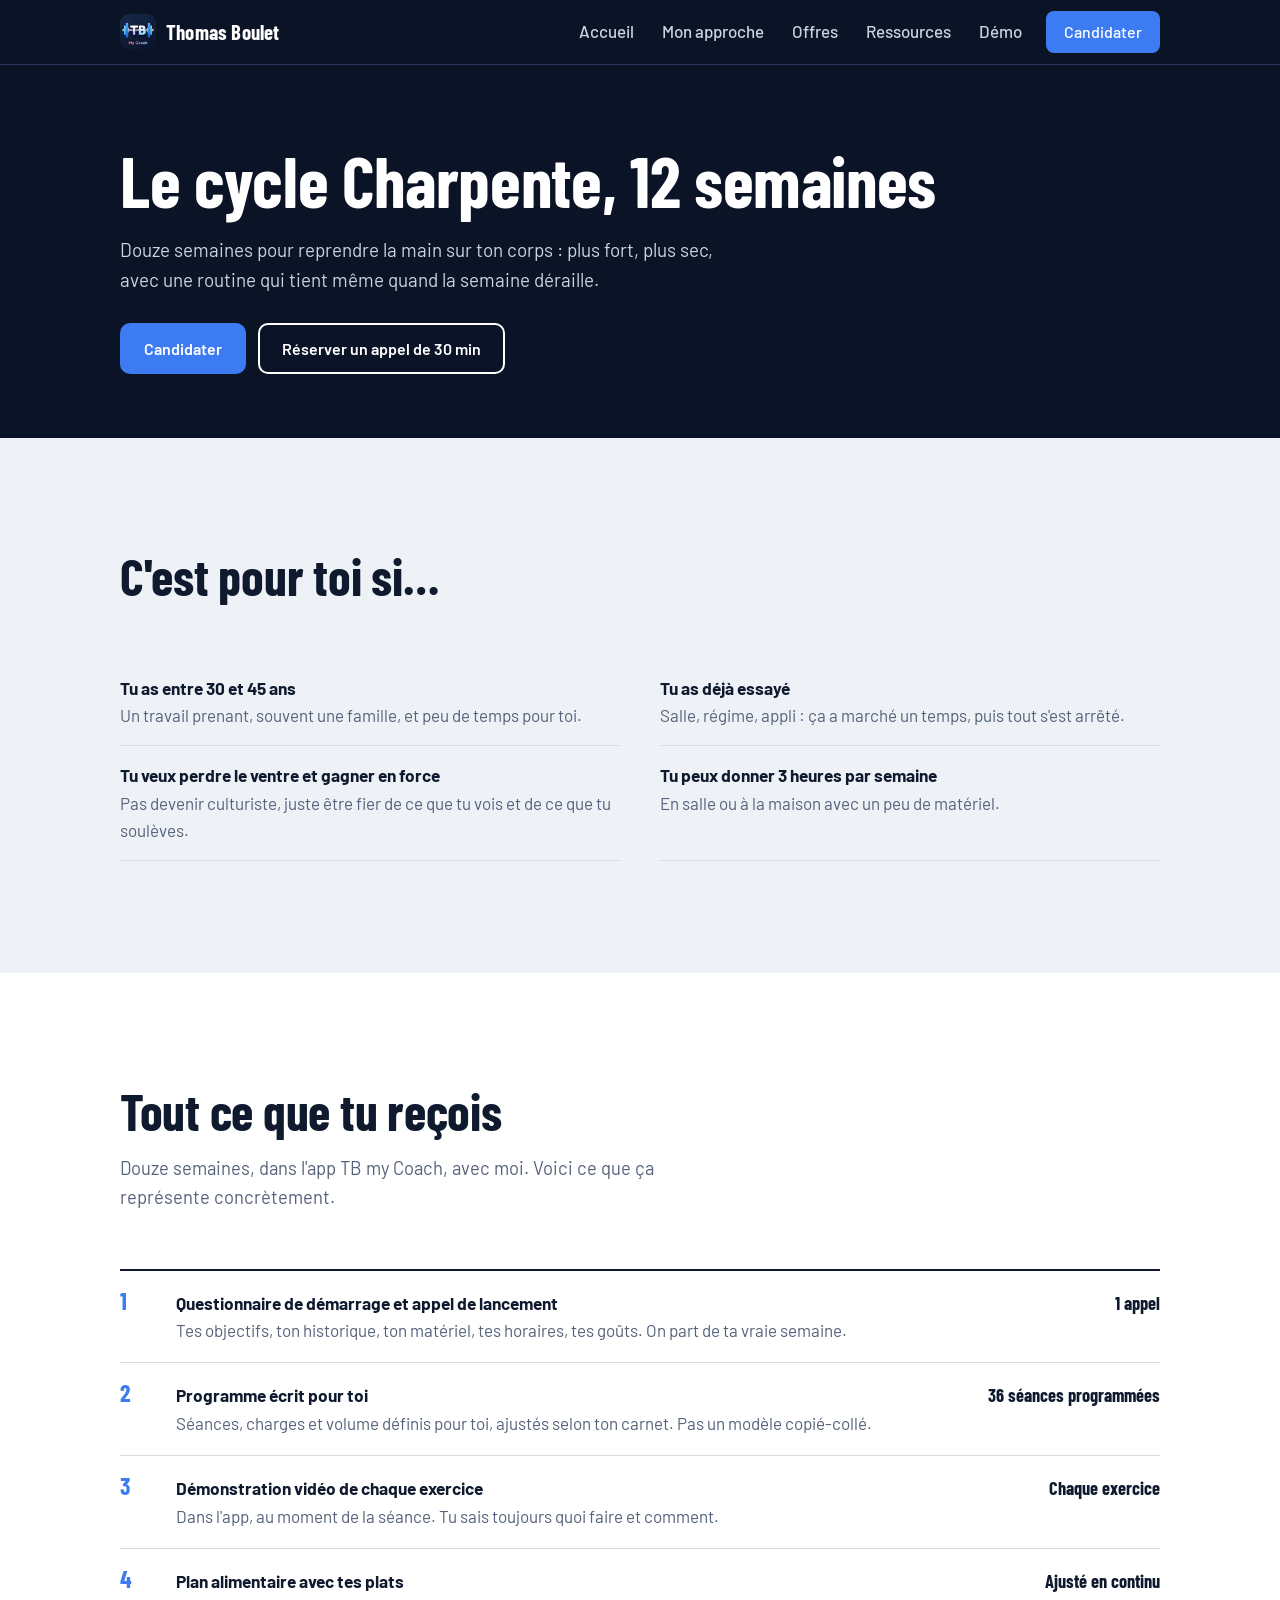
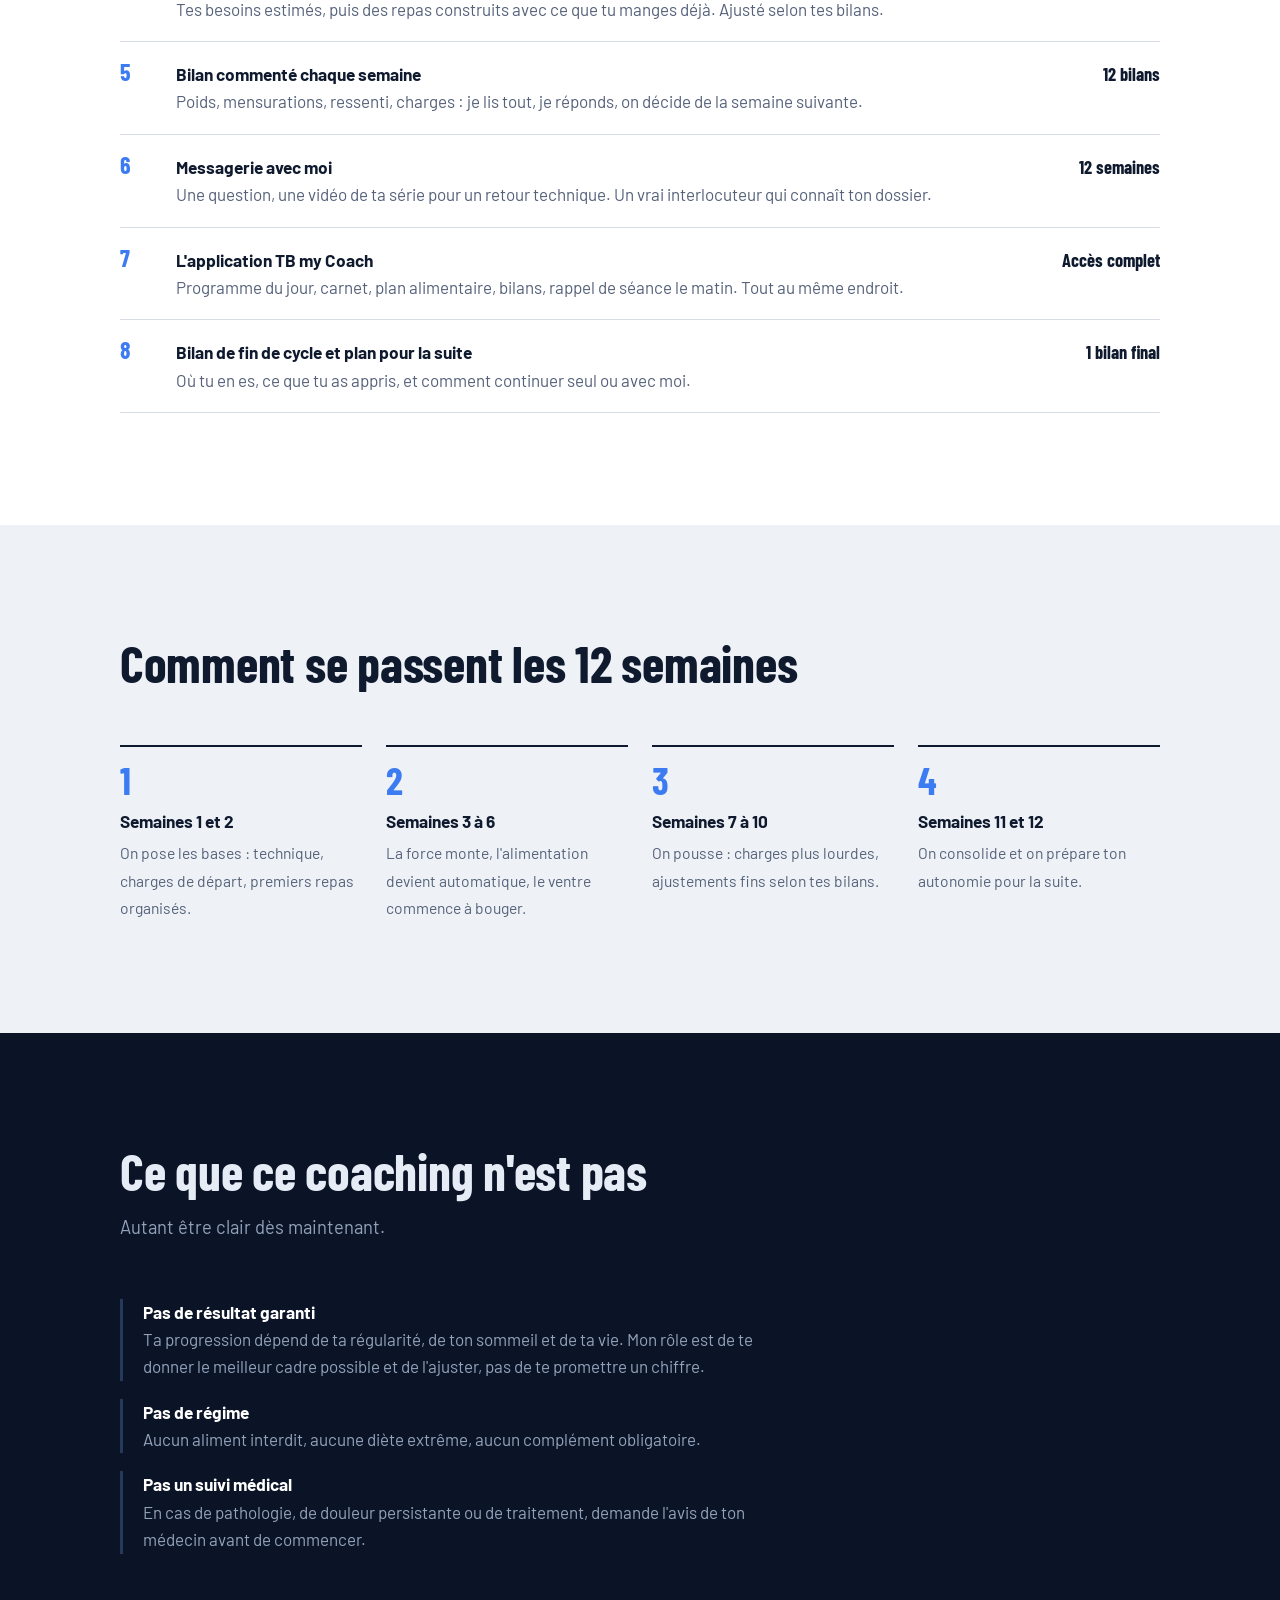
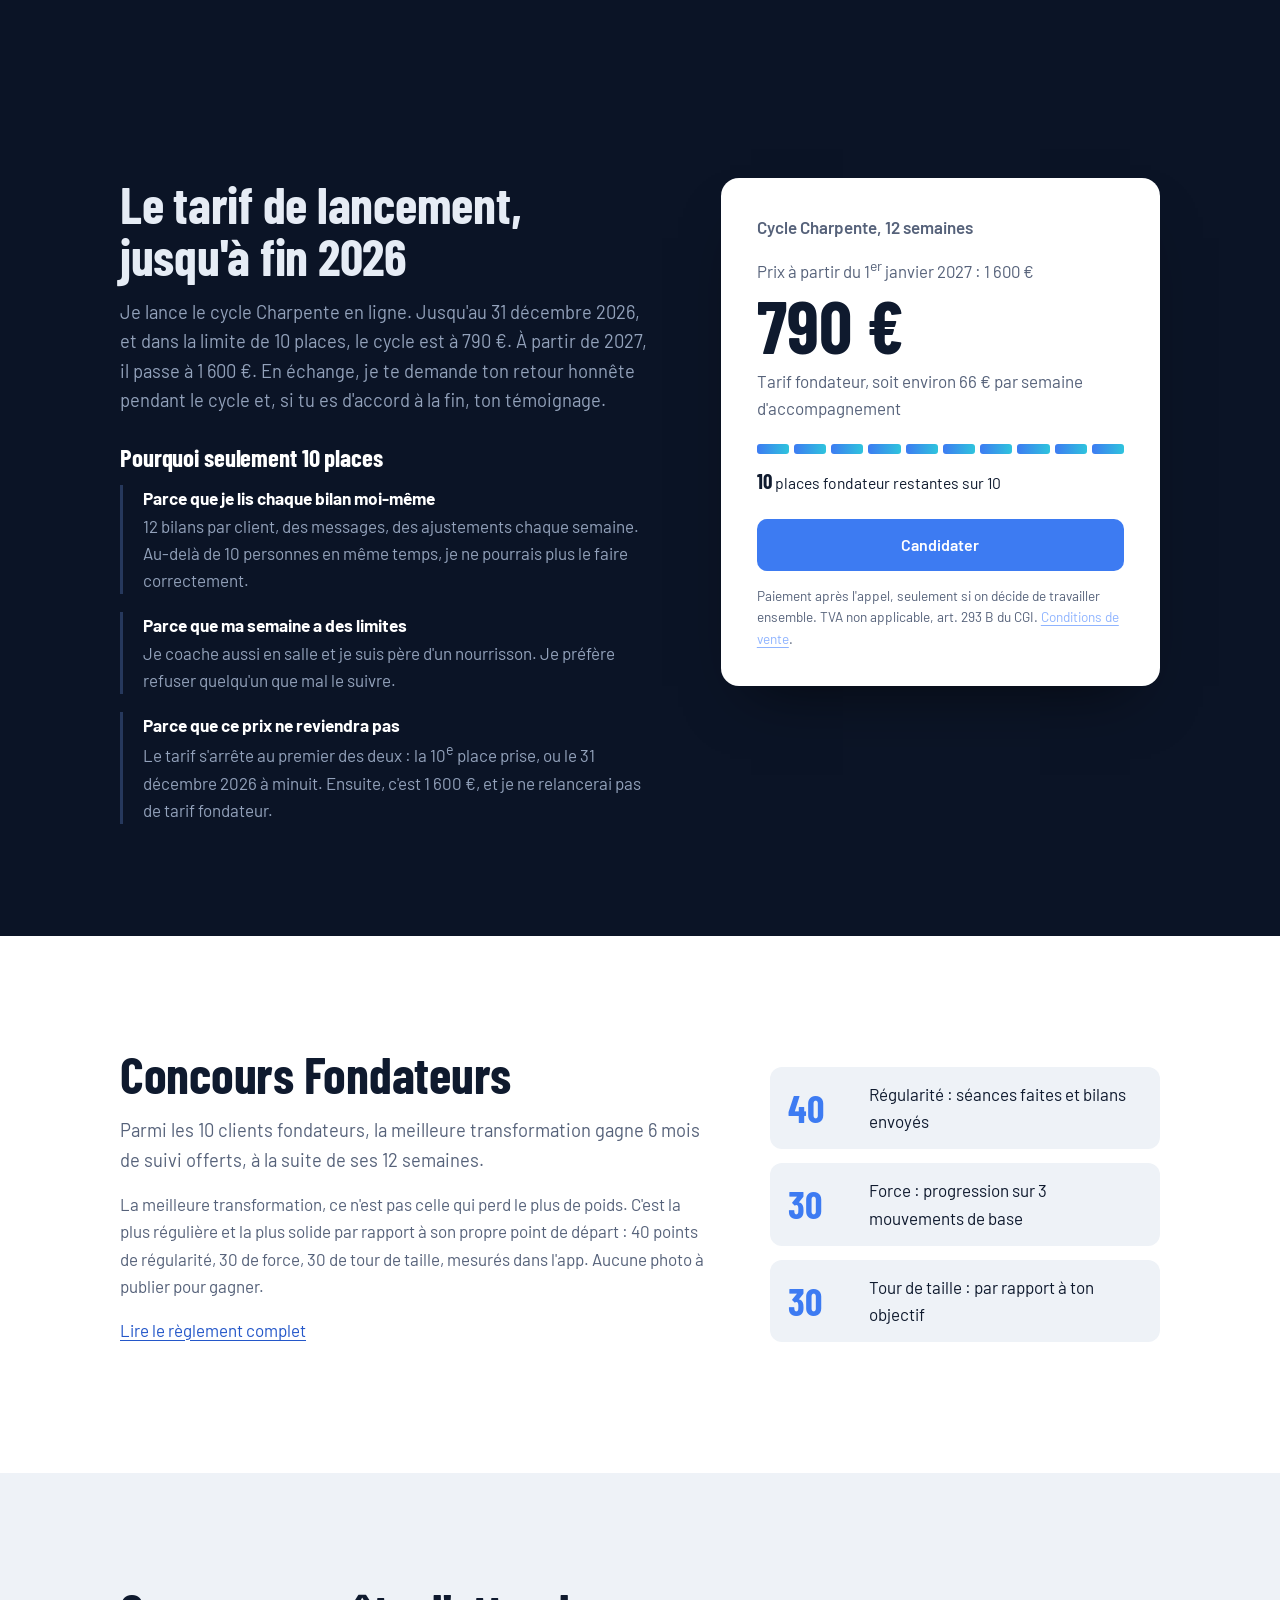
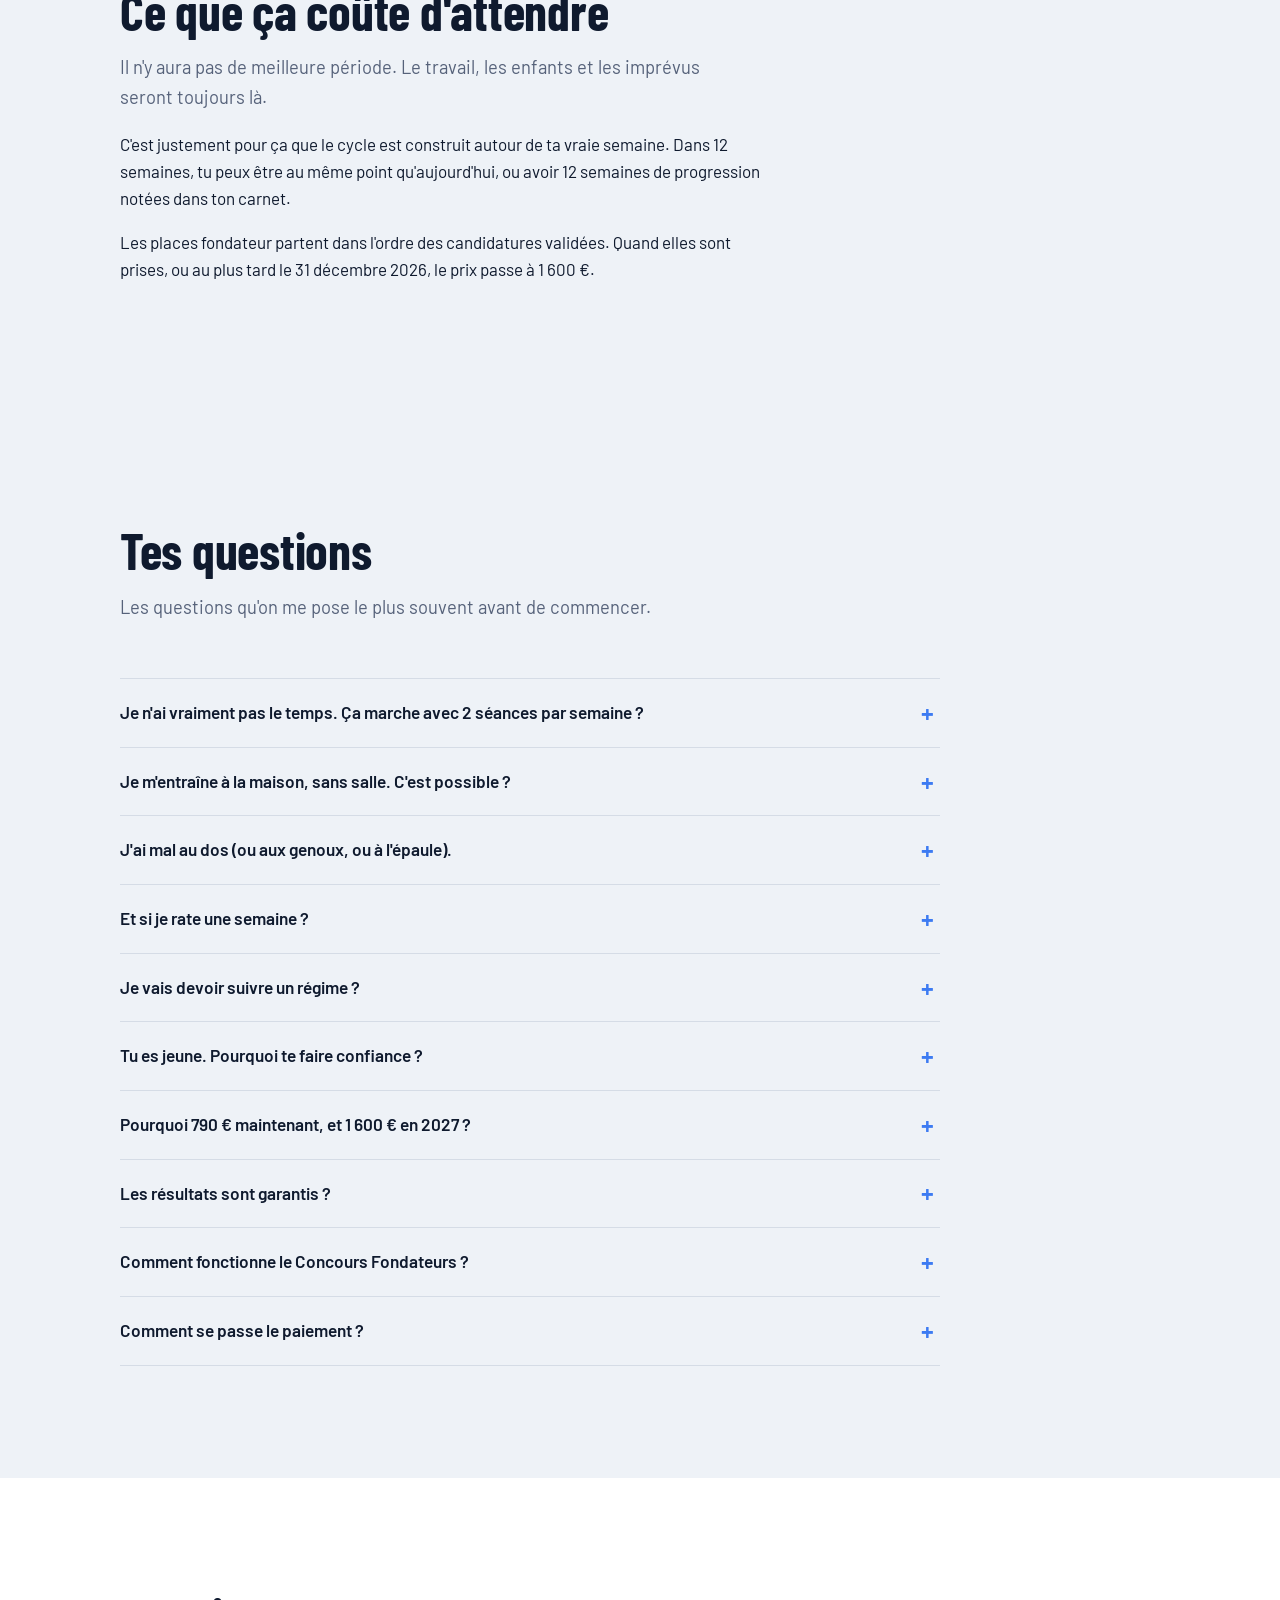
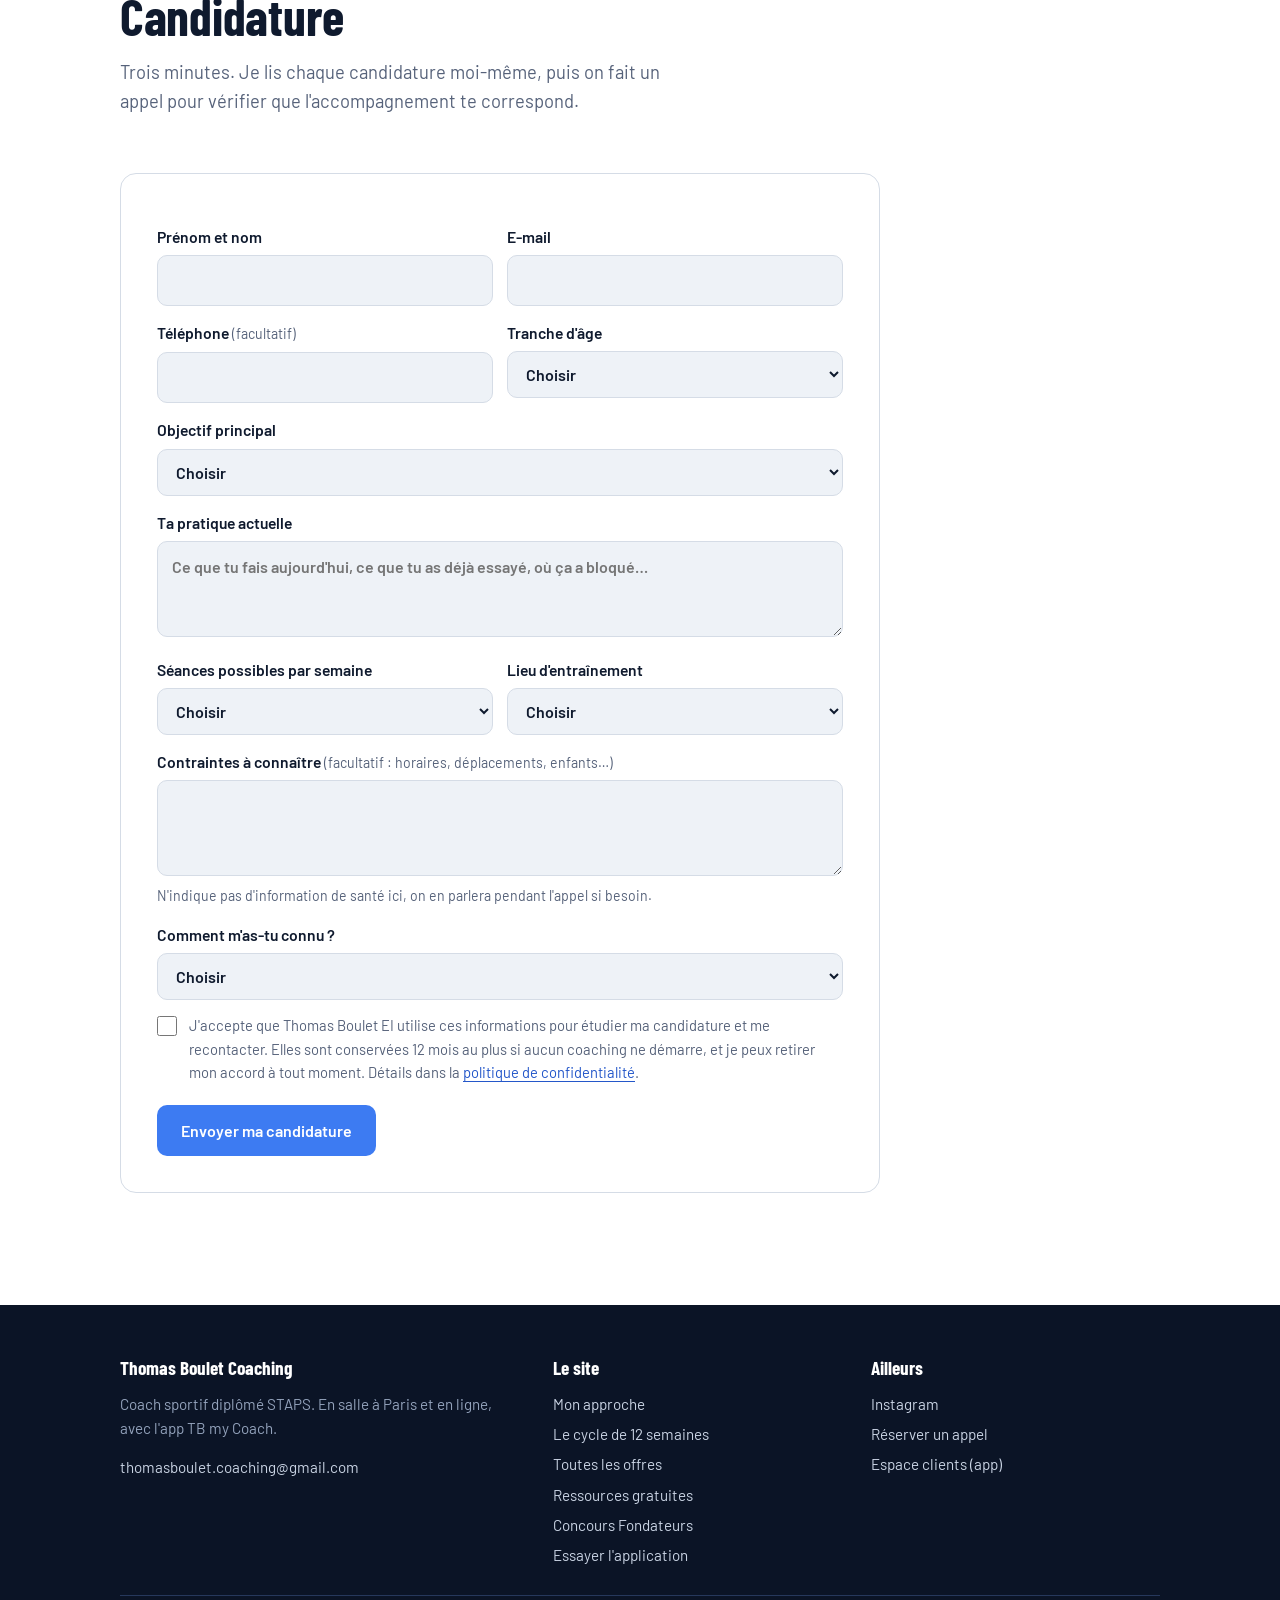
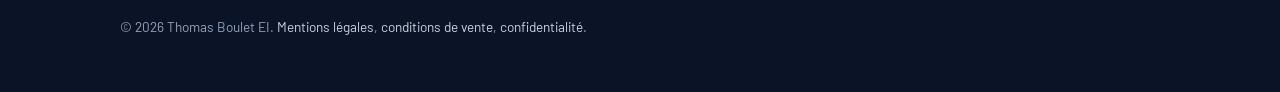
<file: coaching.html>
<!DOCTYPE html>
<html lang="fr">
<head>
<meta charset="utf-8">
<meta name="viewport" content="width=device-width, initial-scale=1, viewport-fit=cover">
<title>Le cycle Charpente, 12 semaines · Thomas Boulet</title>
<meta name="description" content="Coaching sportif de 12 semaines pour hommes de 30 à 45 ans : programme individualisé, alimentation sans régime et suivi chaque semaine dans l'app TB my Coach. Tarif fondateur pour les 10 premières places.">
<link rel="canonical" href="https://thomasbouletcoaching-lab.github.io/thomasboulet-coaching/coaching.html">
<meta property="og:url" content="https://thomasbouletcoaching-lab.github.io/thomasboulet-coaching/coaching.html">
<meta name="theme-color" content="#0B1426">
<link rel="icon" href="favicon.ico"><link rel="icon" type="image/png" href="favicon-clair.png" media="(prefers-color-scheme: light)"><link rel="icon" type="image/png" href="favicon-sombre.png" media="(prefers-color-scheme: dark)">
<link rel="apple-touch-icon" href="apple-touch-icon.png">
<meta property="og:type" content="website">
<meta property="og:locale" content="fr_FR">
<meta property="og:title" content="Le cycle Charpente, 12 semaines · Thomas Boulet">
<meta property="og:description" content="Coaching sportif de 12 semaines pour hommes de 30 à 45 ans : programme individualisé, alimentation sans régime et suivi chaque semaine dans l'app TB my Coach. Tarif fondateur pour les 10 premières places.">
<meta property="og:image" content="https://thomasbouletcoaching-lab.github.io/thomasboulet-coaching/img/partage.jpg">
<link rel="preconnect" href="https://fonts.googleapis.com"><link rel="preconnect" href="https://fonts.gstatic.com" crossorigin>
<link href="https://fonts.googleapis.com/css2?family=Barlow+Condensed:wght@600;700&family=Barlow:wght@400;500;600&display=swap" rel="stylesheet">
<link rel="stylesheet" href="style.css">
</head>
<body>
<a class="saut" href="#contenu">Aller au contenu</a>
<header class="nav">
  <div class="wrap">
    <a class="marque" href="index.html"><img src="img/logo.png" alt="" width="36" height="36">Thomas Boulet</a>
    <button class="burger" type="button" aria-expanded="false" aria-controls="menu">Menu</button>
    <ul class="liens" id="menu"><li><a href="index.html">Accueil</a></li><li><a href="methode.html">Mon approche</a></li><li><a href="offres.html">Offres</a></li><li><a href="ressources.html">Ressources</a></li><li><a href="demo.html">Démo</a></li><li><a class="btn btn-plein" href="coaching.html#candidature">Candidater</a></li></ul>
  </div>
</header>
<main id="contenu">
<section class="page-tete">
  <div class="wrap">
    <h1>Le cycle Charpente, 12 semaines</h1>
    <p>Douze semaines pour reprendre la main sur ton corps : plus fort, plus sec, avec une routine qui tient même quand la semaine déraille.</p>
    <div class="actions">
      <a class="btn btn-plein" href="#candidature">Candidater</a>
      <a class="btn btn-ligne" href="https://calendly.com/thomboulet/30min" rel="noopener">Réserver un appel de 30 min</a>
    </div>
  </div>
</section>

<section class="bloc bloc-nuit bloc-vsl" data-vsl hidden>
  <div class="wrap">
    <div class="vsl-cadre" data-vsl-cadre></div>
    <p class="vsl-legende">Regarde cette vidéo avant de candidater : je t'y explique comment fonctionne le cycle, et pour qui il est fait.</p>
  </div>
</section>

<section class="bloc" data-resultats hidden>
  <div class="wrap">
    <div class="tete">
      <h2>Ils l'ont fait</h2>
      <p class="intro">Des hommes occupés, avec un travail et une famille. Leurs chiffres, avec leur accord.</p>
    </div>
    <div class="resultats" data-resultats-liste></div>
  </div>
</section>

<section class="bloc">
  <div class="wrap">
    <div class="tete">
      <h2>C'est pour toi si…</h2>
    </div>
    <ul class="inclus">
      <li><b>Tu as entre 30 et 45 ans</b><span>Un travail prenant, souvent une famille, et peu de temps pour toi.</span></li>
      <li><b>Tu as déjà essayé</b><span>Salle, régime, appli : ça a marché un temps, puis tout s'est arrêté.</span></li>
      <li><b>Tu veux perdre le ventre et gagner en force</b><span>Pas devenir culturiste, juste être fier de ce que tu vois et de ce que tu soulèves.</span></li>
      <li><b>Tu peux donner 3 heures par semaine</b><span>En salle ou à la maison avec un peu de matériel.</span></li>
    </ul>
  </div>
</section>

<section class="bloc bloc-blanc" id="contenu-cycle">
  <div class="wrap">
    <div class="tete">
      <h2>Tout ce que tu reçois</h2>
      <p class="intro">Douze semaines, dans l'app TB my Coach, avec moi. Voici ce que ça représente concrètement.</p>
    </div>
    <ol class="pile">
      <li><div><b>Questionnaire de démarrage et appel de lancement</b><span>Tes objectifs, ton historique, ton matériel, tes horaires, tes goûts. On part de ta vraie semaine.</span></div><em>1 appel</em></li>
      <li><div><b>Programme écrit pour toi</b><span>Séances, charges et volume définis pour toi, ajustés selon ton carnet. Pas un modèle copié-collé.</span></div><em>36 séances programmées</em></li>
      <li><div><b>Démonstration vidéo de chaque exercice</b><span>Dans l'app, au moment de la séance. Tu sais toujours quoi faire et comment.</span></div><em>Chaque exercice</em></li>
      <li><div><b>Plan alimentaire avec tes plats</b><span>Tes besoins estimés, puis des repas construits avec ce que tu manges déjà. Ajusté selon tes bilans.</span></div><em>Ajusté en continu</em></li>
      <li><div><b>Bilan commenté chaque semaine</b><span>Poids, mensurations, ressenti, charges : je lis tout, je réponds, on décide de la semaine suivante.</span></div><em>12 bilans</em></li>
      <li><div><b>Messagerie avec moi</b><span>Une question, une vidéo de ta série pour un retour technique. Un vrai interlocuteur qui connaît ton dossier.</span></div><em>12 semaines</em></li>
      <li><div><b>L'application TB my Coach</b><span>Programme du jour, carnet, plan alimentaire, bilans, rappel de séance le matin. Tout au même endroit.</span></div><em>Accès complet</em></li>
      <li><div><b>Bilan de fin de cycle et plan pour la suite</b><span>Où tu en es, ce que tu as appris, et comment continuer seul ou avec moi.</span></div><em>1 bilan final</em></li>
    </ol>
  </div>
</section>

<section class="bloc">
  <div class="wrap">
    <div class="tete"><h2>Comment se passent les 12 semaines</h2></div>
    <ol class="etapes">
      <li><b>Semaines 1 et 2</b><span>On pose les bases : technique, charges de départ, premiers repas organisés.</span></li>
      <li><b>Semaines 3 à 6</b><span>La force monte, l'alimentation devient automatique, le ventre commence à bouger.</span></li>
      <li><b>Semaines 7 à 10</b><span>On pousse : charges plus lourdes, ajustements fins selon tes bilans.</span></li>
      <li><b>Semaines 11 et 12</b><span>On consolide et on prépare ton autonomie pour la suite.</span></li>
    </ol>
  </div>
</section>

<section class="bloc bloc-nuit">
  <div class="wrap">
    <div class="tete">
      <h2>Ce que ce coaching n'est pas</h2>
      <p class="intro">Autant être clair dès maintenant.</p>
    </div>
    <ul class="non lisible">
      <li><b>Pas de résultat garanti</b><span>Ta progression dépend de ta régularité, de ton sommeil et de ta vie. Mon rôle est de te donner le meilleur cadre possible et de l'ajuster, pas de te promettre un chiffre.</span></li>
      <li><b>Pas de régime</b><span>Aucun aliment interdit, aucune diète extrême, aucun complément obligatoire.</span></li>
      <li><b>Pas un suivi médical</b><span>En cas de pathologie, de douleur persistante ou de traitement, demande l'avis de ton médecin avant de commencer.</span></li>
    </ul>
  </div>
</section>

<section class="bloc bloc-nuit" id="tarif">
  <div class="wrap tarif">
    <div class="tarif-texte">
      <h2>Le tarif de lancement, jusqu'à fin 2026</h2>
      <p class="intro">Je lance le cycle Charpente en ligne. Jusqu'au 31 décembre 2026, et dans la limite de 10 places, le cycle est à 790&nbsp;€. À partir de 2027, il passe à 1&nbsp;600&nbsp;€. En échange, je te demande ton retour honnête pendant le cycle et, si tu es d'accord à la fin, ton témoignage.</p>
      <h3>Pourquoi seulement 10 places</h3>
      <ul class="non">
        <li><b>Parce que je lis chaque bilan moi-même</b><span>12 bilans par client, des messages, des ajustements chaque semaine. Au-delà de 10 personnes en même temps, je ne pourrais plus le faire correctement.</span></li>
        <li><b>Parce que ma semaine a des limites</b><span>Je coache aussi en salle et je suis père d'un nourrisson. Je préfère refuser quelqu'un que mal le suivre.</span></li>
        <li><b>Parce que ce prix ne reviendra pas</b><span>Le tarif s'arrête au premier des deux : la 10<sup>e</sup> place prise, ou le 31 décembre 2026 à minuit. Ensuite, c'est 1&nbsp;600&nbsp;€, et je ne relancerai pas de tarif fondateur.</span></li>
      </ul>
    </div>
    <div class="tarif-carte" data-tarif>
      <p class="tarif-etiquette">Cycle Charpente, 12 semaines</p>
      <div data-si-places>
        <p class="tarif-normal">Prix à partir du 1<sup>er</sup> janvier 2027 : 1&nbsp;600&nbsp;€</p>
        <p class="tarif-prix">790&nbsp;€</p>
        <p class="tarif-semaine">Tarif fondateur, soit environ 66&nbsp;€ par semaine d'accompagnement</p>
        <div class="places">
          <div class="places-jauge" aria-hidden="true" data-places-jauge></div>
          <p class="places-texte"><b data-places-restantes>10</b> <span data-places-mot>places fondateur restantes</span> sur <span data-places-total>10</span></p>
        </div>
      </div>
      <div data-si-complet hidden>
        <p class="tarif-normal">Le tarif de lancement est terminé.</p>
        <p class="tarif-prix">1&nbsp;600&nbsp;€</p>
        <p class="tarif-semaine">soit environ 133&nbsp;€ par semaine d'accompagnement</p>
      </div>
      <a class="btn btn-plein" href="#candidature">Candidater</a>
      <p class="tarif-note">Paiement après l'appel, seulement si on décide de travailler ensemble. TVA non applicable, art. 293 B du CGI. <a href="https://thomasbouletcoaching-lab.github.io/tb-coaching-app/cgv.html">Conditions de vente</a>.</p>
    </div>
  </div>
</section>

<section class="bloc bloc-blanc" id="concours">
  <div class="wrap concours">
    <div>
      <h2>Concours Fondateurs</h2>
      <p class="intro">Parmi les 10 clients fondateurs, la meilleure transformation gagne 6 mois de suivi offerts, à la suite de ses 12 semaines.</p>
      <p>La meilleure transformation, ce n'est pas celle qui perd le plus de poids. C'est la plus régulière et la plus solide par rapport à son propre point de départ : 40 points de régularité, 30 de force, 30 de tour de taille, mesurés dans l'app. Aucune photo à publier pour gagner.</p>
      <p><a href="concours.html">Lire le règlement complet</a></p>
    </div>
    <ul class="concours-points">
      <li><b>40</b><span>Régularité : séances faites et bilans envoyés</span></li>
      <li><b>30</b><span>Force : progression sur 3 mouvements de base</span></li>
      <li><b>30</b><span>Tour de taille : par rapport à ton objectif</span></li>
    </ul>
  </div>
</section>

<section class="bloc">
  <div class="wrap">
    <div class="lisible">
      <h2 style="margin-bottom:16px">Ce que ça coûte d'attendre</h2>
      <p class="intro">Il n'y aura pas de meilleure période. Le travail, les enfants et les imprévus seront toujours là.</p>
      <p>C'est justement pour ça que le cycle est construit autour de ta vraie semaine. Dans 12 semaines, tu peux être au même point qu'aujourd'hui, ou avoir 12 semaines de progression notées dans ton carnet.</p>
      <p>Les places fondateur partent dans l'ordre des candidatures validées. Quand elles sont prises, ou au plus tard le 31 décembre 2026, le prix passe à 1&nbsp;600&nbsp;€.</p>
    </div>
  </div>
</section>

<section class="bloc" id="questions">
  <div class="wrap">
    <div class="tete">
      <h2>Tes questions</h2>
      <p class="intro">Les questions qu'on me pose le plus souvent avant de commencer.</p>
    </div>
    <div class="faq">
      <details>
        <summary>Je n'ai vraiment pas le temps. Ça marche avec 2 séances par semaine ?</summary>
        <p>Oui. Le programme part de ton emploi du temps réel, pas d'un idéal. Trois séances d'une heure, c'est la base que je recommande. Avec deux, on construit des séances plus complètes et on progresse plus lentement, mais on progresse. Ce qui compte, c'est la régularité sur 12 semaines, pas le nombre de séances d'une semaine parfaite.</p>
      </details>
      <details>
        <summary>Je m'entraîne à la maison, sans salle. C'est possible ?</summary>
        <p>Oui, si tu as un minimum de matériel (haltères réglables, élastiques, une barre de traction). On fait le point sur ton matériel au démarrage, et le programme est construit avec ce que tu as. Je m'entraîne moi-même aussi au parc et chez moi quand la semaine l'impose.</p>
      </details>
      <details>
        <summary>J'ai mal au dos (ou aux genoux, ou à l'épaule).</summary>
        <p>On en parle pendant l'appel. Je ne suis pas médecin et je ne remplace pas un suivi médical : en cas de douleur persistante, de pathologie ou de traitement, on demande d'abord l'avis de ton médecin. Ensuite, j'adapte les exercices, les amplitudes et les charges, et on progresse à partir de ce que ton corps tolère.</p>
      </details>
      <details>
        <summary>Et si je rate une semaine ?</summary>
        <p>Ça arrivera : un enfant malade, un déplacement, une grosse semaine au travail. Le cycle est prévu pour ça. On ajuste la semaine suivante au lieu de tout recommencer, et le programme reste construit sur ton ressenti du jour (l'effort perçu), pas sur des pourcentages figés.</p>
      </details>
      <details>
        <summary>Je vais devoir suivre un régime ?</summary>
        <p>Non. Ton plan alimentaire est construit avec les plats que tu manges déjà, en famille, au bureau, au restaurant. Rien n'est interdit : on organise les quantités. Aucun complément n'est obligatoire.</p>
      </details>
      <details>
        <summary>Tu es jeune. Pourquoi te faire confiance ?</summary>
        <p>Bonne question, pose-la pendant l'appel. Je n'ai pas ton âge, mais j'ai ta contrainte : je suis père, et chaque séance se cale entre le travail et la famille. J'ai aussi passé presque trois ans à stagner avant de comprendre comment on progresse vraiment, et c'est ce que je t'évite. Ma formation en STAPS m'a donné la science, mes années sous la barre la pratique. Juge sur l'appel : si je ne suis pas la bonne personne pour toi, je te le dis.</p>
      </details>
      <details>
        <summary>Pourquoi 790&nbsp;€ maintenant, et 1&nbsp;600&nbsp;€ en 2027 ?</summary>
        <p>1&nbsp;600&nbsp;€ est le prix normal du cycle : 12 semaines d'accompagnement complet, pas un PDF. Je lance l'offre en ligne et je n'ai pas encore de témoignages à te montrer. Plutôt que de te demander de me croire sur parole, je propose le cycle à 790&nbsp;€ jusqu'à fin 2026, pour 10 places au maximum, en échange de ton retour et, si tu es d'accord, de ton témoignage. À partir de 2027, c'est 1&nbsp;600&nbsp;€.</p>
      </details>
      <details>
        <summary>Les résultats sont garantis ?</summary>
        <p>Non, et méfie-toi de ceux qui le promettent. Ta progression dépend de ta régularité, de ton sommeil et de ta vie. Ce que je garantis, c'est mon travail : un programme sérieux, ajusté chaque semaine, et des réponses honnêtes sur où tu en es.</p>
      </details>
      <details>
        <summary>Comment fonctionne le Concours Fondateurs ?</summary>
        <p>Les 10 clients fondateurs participent automatiquement. À la fin, chacun a une note sur 100 (régularité, force, tour de taille), calculée à partir de ses propres données dans l'app, par rapport à son point de départ. Le gagnant reçoit 6 mois de suivi offerts après ses 12 semaines. Aucune photo n'est obligatoire. Tout est dans le <a href="concours.html">règlement</a>.</p>
      </details>
      <details>
        <summary>Comment se passe le paiement ?</summary>
        <p>Après l'appel, si on décide de travailler ensemble, je t'envoie un lien de paiement sécurisé. Tu reçois ta facture automatiquement. Le détail est dans les <a href="https://thomasbouletcoaching-lab.github.io/tb-coaching-app/cgv.html">conditions de vente</a>.</p>
      </details>
    </div>
  </div>
</section>

<section class="bloc bloc-blanc" id="candidature">
  <div class="wrap">
    <div class="tete">
      <h2>Candidature</h2>
      <p class="intro">Trois minutes. Je lis chaque candidature moi-même, puis on fait un appel pour vérifier que l'accompagnement te correspond.</p>
    </div>
    <form class="form" data-lead="candidature" data-merci="&lt;b&gt;Merci{p} !&lt;/b&gt; Ta candidature est bien arrivée. Je la lis et je reviens vers toi par e-mail. Tu peux déjà &lt;a href=&quot;https://calendly.com/thomboulet/30min&quot;&gt;réserver ton appel&lt;/a&gt;." novalidate>
      <div class="deux">
        <label>Prénom et nom<input name="name" required maxlength="120" autocomplete="name"></label>
        <label>E-mail<input name="email" type="email" required maxlength="200" autocomplete="email"></label>
        <label>Téléphone <span class="aide">(facultatif)</span><input name="phone" type="tel" maxlength="40" autocomplete="tel"></label>
        <label>Tranche d'âge<select name="age"><option value="">Choisir</option><option>Moins de 30 ans</option><option>30-34 ans</option><option>35-39 ans</option><option>40-45 ans</option><option>Plus de 45 ans</option></select></label>
      </div>
      <label>Objectif principal<select name="goal" required><option value="">Choisir</option><option>Perdre le ventre</option><option>Gagner en force</option><option>Prendre du muscle</option><option>Recomposition (perdre du gras et gagner du muscle)</option><option>Retrouver de l'énergie et une routine</option><option>Autre</option></select></label>
      <label>Ta pratique actuelle<textarea name="practice" required maxlength="1500" placeholder="Ce que tu fais aujourd'hui, ce que tu as déjà essayé, où ça a bloqué…"></textarea></label>
      <div class="deux">
        <label>Séances possibles par semaine<select name="sessions"><option value="">Choisir</option><option>2</option><option>3</option><option>4</option><option>5 ou plus</option></select></label>
        <label>Lieu d'entraînement<select name="place"><option value="">Choisir</option><option>Salle de sport</option><option>Domicile équipé</option><option>Domicile sans matériel</option><option>Mixte</option></select></label>
      </div>
      <label>Contraintes à connaître <span class="aide">(facultatif : horaires, déplacements, enfants…)</span><textarea name="constraints" maxlength="1500"></textarea><span class="aide">N'indique pas d'information de santé ici, on en parlera pendant l'appel si besoin.</span></label>
      <label>Comment m'as-tu connu ?<select name="source"><option value="">Choisir</option><option>Instagram</option><option>Bouche-à-oreille</option><option>En salle</option><option>Recherche Google</option><option>Autre</option></select></label>
      <div class="pot" aria-hidden="true"><label>Ne pas remplir<input name="site_web" tabindex="-1" autocomplete="off"></label></div>
      <label class="accord"><input type="checkbox" name="consent" required><span>J'accepte que Thomas Boulet EI utilise ces informations pour étudier ma candidature et me recontacter. Elles sont conservées 12 mois au plus si aucun coaching ne démarre, et je peux retirer mon accord à tout moment. Détails dans la <a href="https://thomasbouletcoaching-lab.github.io/tb-coaching-app/confidentialite.html">politique de confidentialité</a>.</span></label>
      <div class="actions" style="margin-top:20px"><button class="btn btn-plein" type="submit">Envoyer ma candidature</button></div>
      <div class="retour" role="status" aria-live="polite"></div>
    </form>
  </div>
</section>
</main>
<footer class="pied">
  <div class="wrap">
    <div>
      <b>Thomas Boulet Coaching</b>
      <p>Coach sportif diplômé STAPS. En salle à Paris et en ligne, avec l'app TB my Coach.</p>
      <p><a href="mailto:thomasboulet.coaching@gmail.com">thomasboulet.coaching@gmail.com</a></p>
    </div>
    <div>
      <b>Le site</b>
      <ul>
        <li><a href="methode.html">Mon approche</a></li>
        <li><a href="coaching.html">Le cycle de 12 semaines</a></li>
        <li><a href="offres.html">Toutes les offres</a></li>
        <li><a href="ressources.html">Ressources gratuites</a></li>
        <li><a href="concours.html">Concours Fondateurs</a></li><li><a href="demo.html">Essayer l'application</a></li>
      </ul>
    </div>
    <div>
      <b>Ailleurs</b>
      <ul>
        <li><a href="https://instagram.com/thomasboulet.coaching" rel="noopener">Instagram</a></li>
        <li><a href="https://calendly.com/thomboulet/30min" rel="noopener">Réserver un appel</a></li>
        <li><a href="https://thomasbouletcoaching-lab.github.io/tb-coaching-app/">Espace clients (app)</a></li>
      </ul>
    </div>
    <p class="bas">© <span data-annee>2026</span> Thomas Boulet EI. <a href="mentions-legales.html">Mentions légales</a>, <a href="https://thomasbouletcoaching-lab.github.io/tb-coaching-app/cgv.html">conditions de vente</a>, <a href="https://thomasbouletcoaching-lab.github.io/tb-coaching-app/confidentialite.html">confidentialité</a>.</p>
  </div>
</footer>
<script src="produits.js"></script>
<script src="site.js"></script>
</body>
</html>
</file>
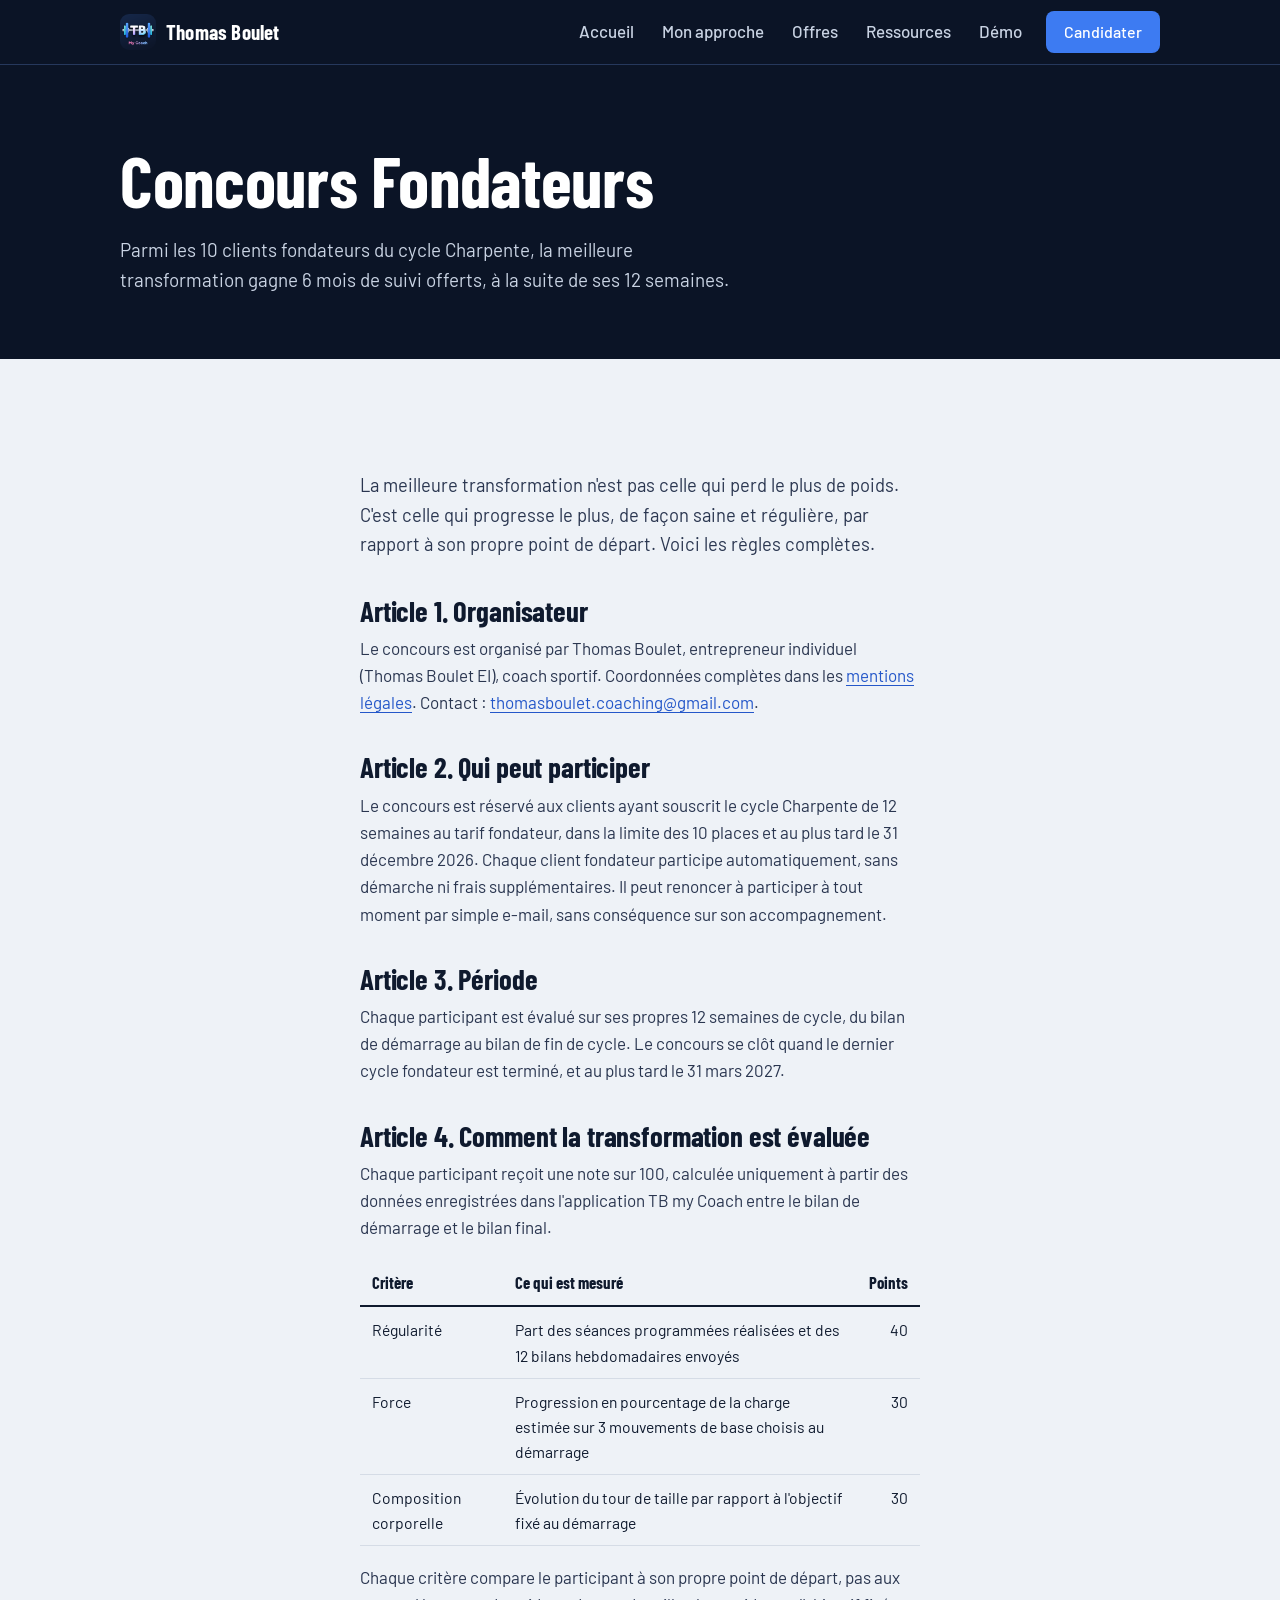
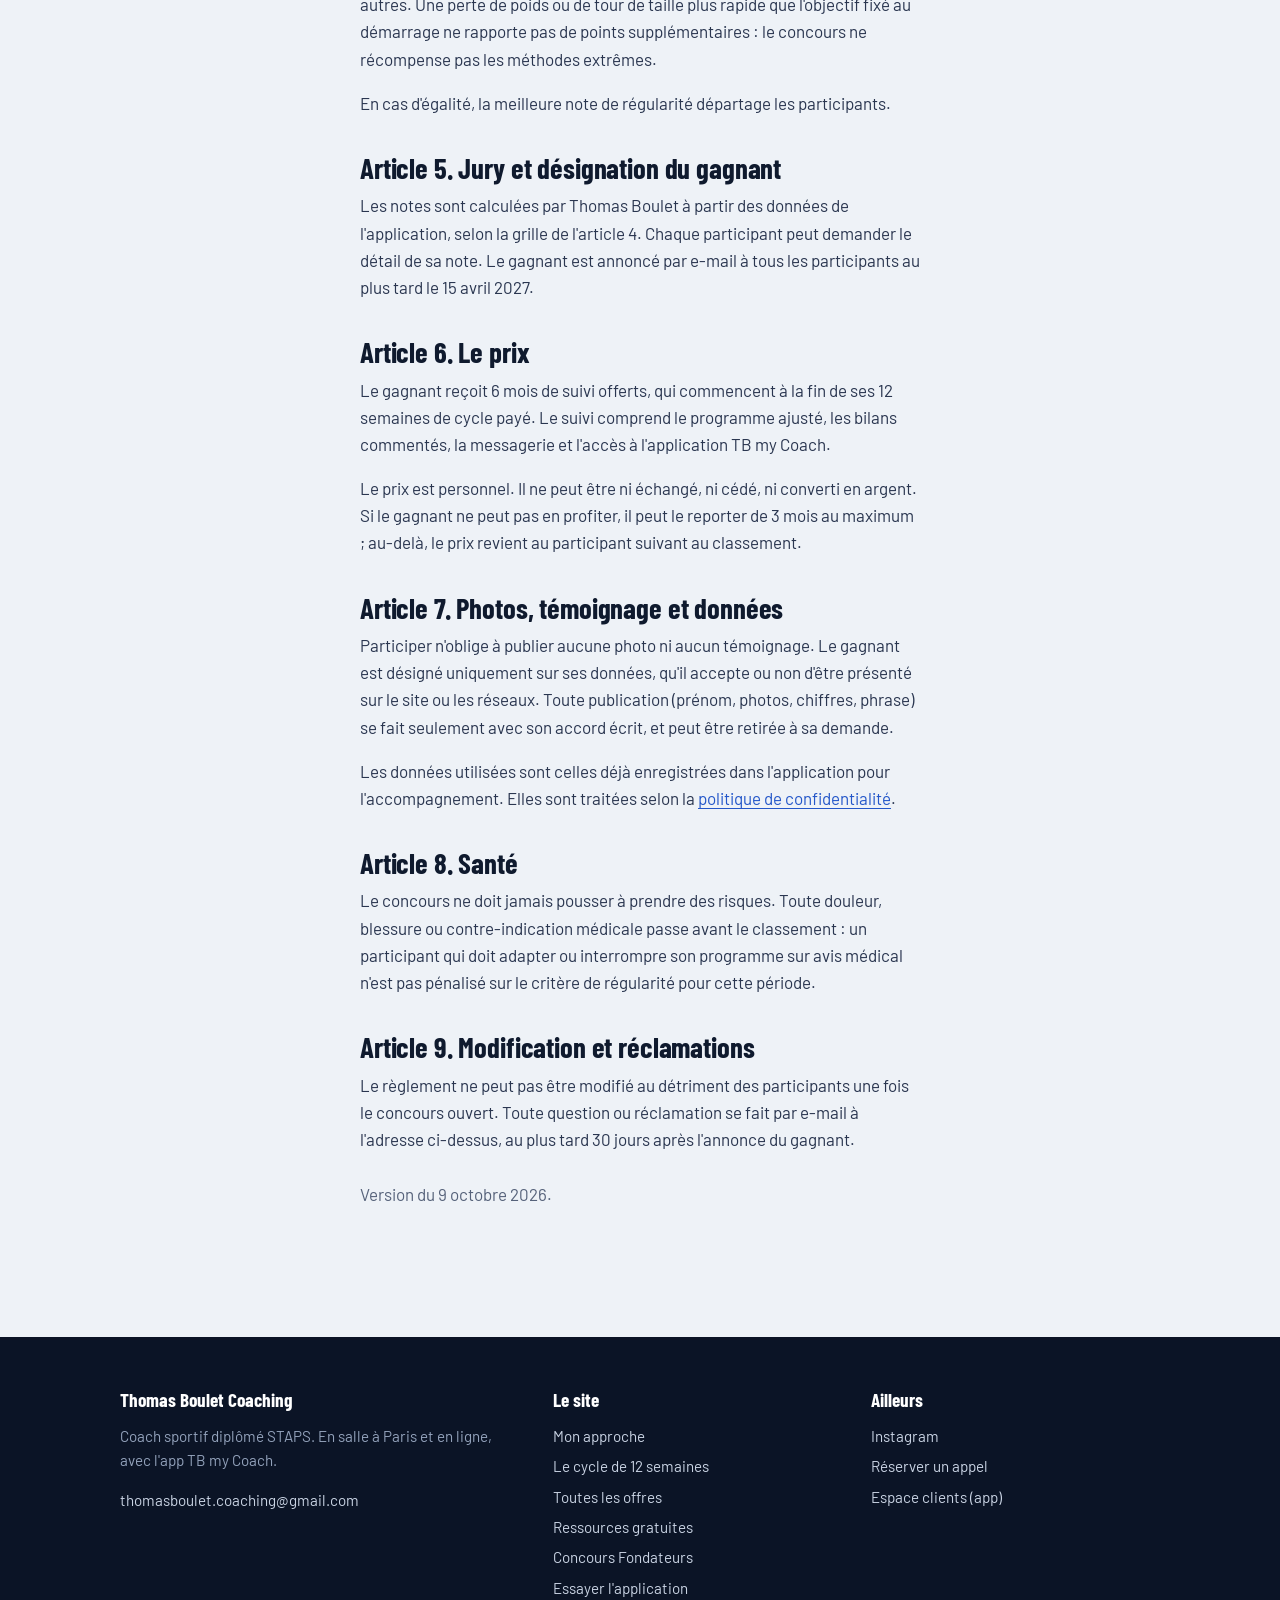
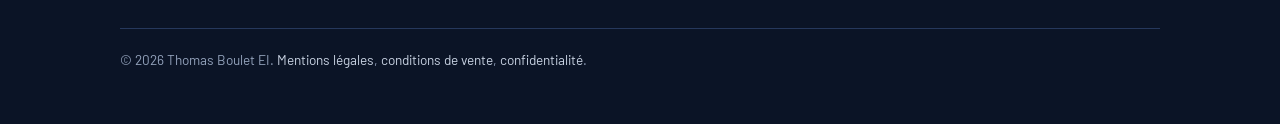
<file: concours.html>
<!DOCTYPE html>
<html lang="fr">
<head>
<meta charset="utf-8">
<meta name="viewport" content="width=device-width, initial-scale=1, viewport-fit=cover">
<title>Concours Fondateurs · Thomas Boulet</title>
<meta name="description" content="Règlement du Concours Fondateurs : la meilleure transformation parmi les 10 premiers clients du cycle Charpente gagne 6 mois de suivi offerts.">
<link rel="canonical" href="https://thomasbouletcoaching-lab.github.io/thomasboulet-coaching/concours.html">
<meta property="og:url" content="https://thomasbouletcoaching-lab.github.io/thomasboulet-coaching/concours.html">
<meta name="theme-color" content="#0B1426">
<link rel="icon" href="favicon.ico"><link rel="icon" type="image/png" href="favicon-clair.png" media="(prefers-color-scheme: light)"><link rel="icon" type="image/png" href="favicon-sombre.png" media="(prefers-color-scheme: dark)">
<link rel="apple-touch-icon" href="apple-touch-icon.png">
<meta property="og:type" content="website">
<meta property="og:locale" content="fr_FR">
<meta property="og:title" content="Concours Fondateurs · Thomas Boulet">
<meta property="og:description" content="Règlement du Concours Fondateurs : la meilleure transformation parmi les 10 premiers clients du cycle Charpente gagne 6 mois de suivi offerts.">
<meta property="og:image" content="https://thomasbouletcoaching-lab.github.io/thomasboulet-coaching/img/partage.jpg">
<link rel="preconnect" href="https://fonts.googleapis.com"><link rel="preconnect" href="https://fonts.gstatic.com" crossorigin>
<link href="https://fonts.googleapis.com/css2?family=Barlow+Condensed:wght@600;700&family=Barlow:wght@400;500;600&display=swap" rel="stylesheet">
<link rel="stylesheet" href="style.css">
</head>
<body>
<a class="saut" href="#contenu">Aller au contenu</a>
<header class="nav">
  <div class="wrap">
    <a class="marque" href="index.html"><img src="img/logo.png" alt="" width="36" height="36">Thomas Boulet</a>
    <button class="burger" type="button" aria-expanded="false" aria-controls="menu">Menu</button>
    <ul class="liens" id="menu"><li><a href="index.html">Accueil</a></li><li><a href="methode.html">Mon approche</a></li><li><a href="offres.html">Offres</a></li><li><a href="ressources.html">Ressources</a></li><li><a href="demo.html">Démo</a></li><li><a class="btn btn-plein" href="coaching.html#candidature">Candidater</a></li></ul>
  </div>
</header>
<main id="contenu">
<section class="page-tete">
  <div class="wrap">
    <h1>Concours Fondateurs</h1>
    <p>Parmi les 10 clients fondateurs du cycle Charpente, la meilleure transformation gagne 6 mois de suivi offerts, à la suite de ses 12 semaines.</p>
  </div>
</section>
<section class="bloc">
  <div class="wrap lisible texte-long">
    <p class="intro">La meilleure transformation n'est pas celle qui perd le plus de poids. C'est celle qui progresse le plus, de façon saine et régulière, par rapport à son propre point de départ. Voici les règles complètes.</p>

    <h2>Article 1. Organisateur</h2>
    <p>Le concours est organisé par Thomas Boulet, entrepreneur individuel (Thomas Boulet EI), coach sportif. Coordonnées complètes dans les <a href="mentions-legales.html">mentions légales</a>. Contact : <a href="mailto:thomasboulet.coaching@gmail.com">thomasboulet.coaching@gmail.com</a>.</p>

    <h2>Article 2. Qui peut participer</h2>
    <p>Le concours est réservé aux clients ayant souscrit le cycle Charpente de 12 semaines au tarif fondateur, dans la limite des 10 places et au plus tard le 31 décembre 2026. Chaque client fondateur participe automatiquement, sans démarche ni frais supplémentaires. Il peut renoncer à participer à tout moment par simple e-mail, sans conséquence sur son accompagnement.</p>

    <h2>Article 3. Période</h2>
    <p>Chaque participant est évalué sur ses propres 12 semaines de cycle, du bilan de démarrage au bilan de fin de cycle. Le concours se clôt quand le dernier cycle fondateur est terminé, et au plus tard le 31 mars 2027.</p>

    <h2>Article 4. Comment la transformation est évaluée</h2>
    <p>Chaque participant reçoit une note sur 100, calculée uniquement à partir des données enregistrées dans l'application TB my Coach entre le bilan de démarrage et le bilan final.</p>
    <table class="tableau">
      <thead><tr><th>Critère</th><th>Ce qui est mesuré</th><th>Points</th></tr></thead>
      <tbody>
        <tr><td>Régularité</td><td>Part des séances programmées réalisées et des 12 bilans hebdomadaires envoyés</td><td>40</td></tr>
        <tr><td>Force</td><td>Progression en pourcentage de la charge estimée sur 3 mouvements de base choisis au démarrage</td><td>30</td></tr>
        <tr><td>Composition corporelle</td><td>Évolution du tour de taille par rapport à l'objectif fixé au démarrage</td><td>30</td></tr>
      </tbody>
    </table>
    <p>Chaque critère compare le participant à son propre point de départ, pas aux autres. Une perte de poids ou de tour de taille plus rapide que l'objectif fixé au démarrage ne rapporte pas de points supplémentaires : le concours ne récompense pas les méthodes extrêmes.</p>
    <p>En cas d'égalité, la meilleure note de régularité départage les participants.</p>

    <h2>Article 5. Jury et désignation du gagnant</h2>
    <p>Les notes sont calculées par Thomas Boulet à partir des données de l'application, selon la grille de l'article 4. Chaque participant peut demander le détail de sa note. Le gagnant est annoncé par e-mail à tous les participants au plus tard le 15 avril 2027.</p>

    <h2>Article 6. Le prix</h2>
    <p>Le gagnant reçoit 6 mois de suivi offerts, qui commencent à la fin de ses 12 semaines de cycle payé. Le suivi comprend le programme ajusté, les bilans commentés, la messagerie et l'accès à l'application TB my Coach.</p>
    <p>Le prix est personnel. Il ne peut être ni échangé, ni cédé, ni converti en argent. Si le gagnant ne peut pas en profiter, il peut le reporter de 3 mois au maximum ; au-delà, le prix revient au participant suivant au classement.</p>

    <h2>Article 7. Photos, témoignage et données</h2>
    <p>Participer n'oblige à publier aucune photo ni aucun témoignage. Le gagnant est désigné uniquement sur ses données, qu'il accepte ou non d'être présenté sur le site ou les réseaux. Toute publication (prénom, photos, chiffres, phrase) se fait seulement avec son accord écrit, et peut être retirée à sa demande.</p>
    <p>Les données utilisées sont celles déjà enregistrées dans l'application pour l'accompagnement. Elles sont traitées selon la <a href="https://thomasbouletcoaching-lab.github.io/tb-coaching-app/confidentialite.html">politique de confidentialité</a>.</p>

    <h2>Article 8. Santé</h2>
    <p>Le concours ne doit jamais pousser à prendre des risques. Toute douleur, blessure ou contre-indication médicale passe avant le classement : un participant qui doit adapter ou interrompre son programme sur avis médical n'est pas pénalisé sur le critère de régularité pour cette période.</p>

    <h2>Article 9. Modification et réclamations</h2>
    <p>Le règlement ne peut pas être modifié au détriment des participants une fois le concours ouvert. Toute question ou réclamation se fait par e-mail à l'adresse ci-dessus, au plus tard 30 jours après l'annonce du gagnant.</p>
    <p class="aide" style="color:var(--gris);margin-top:28px">Version du 9 octobre 2026.</p>
  </div>
</section>
</main>
<footer class="pied">
  <div class="wrap">
    <div>
      <b>Thomas Boulet Coaching</b>
      <p>Coach sportif diplômé STAPS. En salle à Paris et en ligne, avec l'app TB my Coach.</p>
      <p><a href="mailto:thomasboulet.coaching@gmail.com">thomasboulet.coaching@gmail.com</a></p>
    </div>
    <div>
      <b>Le site</b>
      <ul>
        <li><a href="methode.html">Mon approche</a></li>
        <li><a href="coaching.html">Le cycle de 12 semaines</a></li>
        <li><a href="offres.html">Toutes les offres</a></li>
        <li><a href="ressources.html">Ressources gratuites</a></li>
        <li><a href="concours.html">Concours Fondateurs</a></li><li><a href="demo.html">Essayer l'application</a></li>
      </ul>
    </div>
    <div>
      <b>Ailleurs</b>
      <ul>
        <li><a href="https://instagram.com/thomasboulet.coaching" rel="noopener">Instagram</a></li>
        <li><a href="https://calendly.com/thomboulet/30min" rel="noopener">Réserver un appel</a></li>
        <li><a href="https://thomasbouletcoaching-lab.github.io/tb-coaching-app/">Espace clients (app)</a></li>
      </ul>
    </div>
    <p class="bas">© <span data-annee>2026</span> Thomas Boulet EI. <a href="mentions-legales.html">Mentions légales</a>, <a href="https://thomasbouletcoaching-lab.github.io/tb-coaching-app/cgv.html">conditions de vente</a>, <a href="https://thomasbouletcoaching-lab.github.io/tb-coaching-app/confidentialite.html">confidentialité</a>.</p>
  </div>
</footer>
<script src="produits.js"></script>
<script src="site.js"></script>
</body>
</html>
</file>
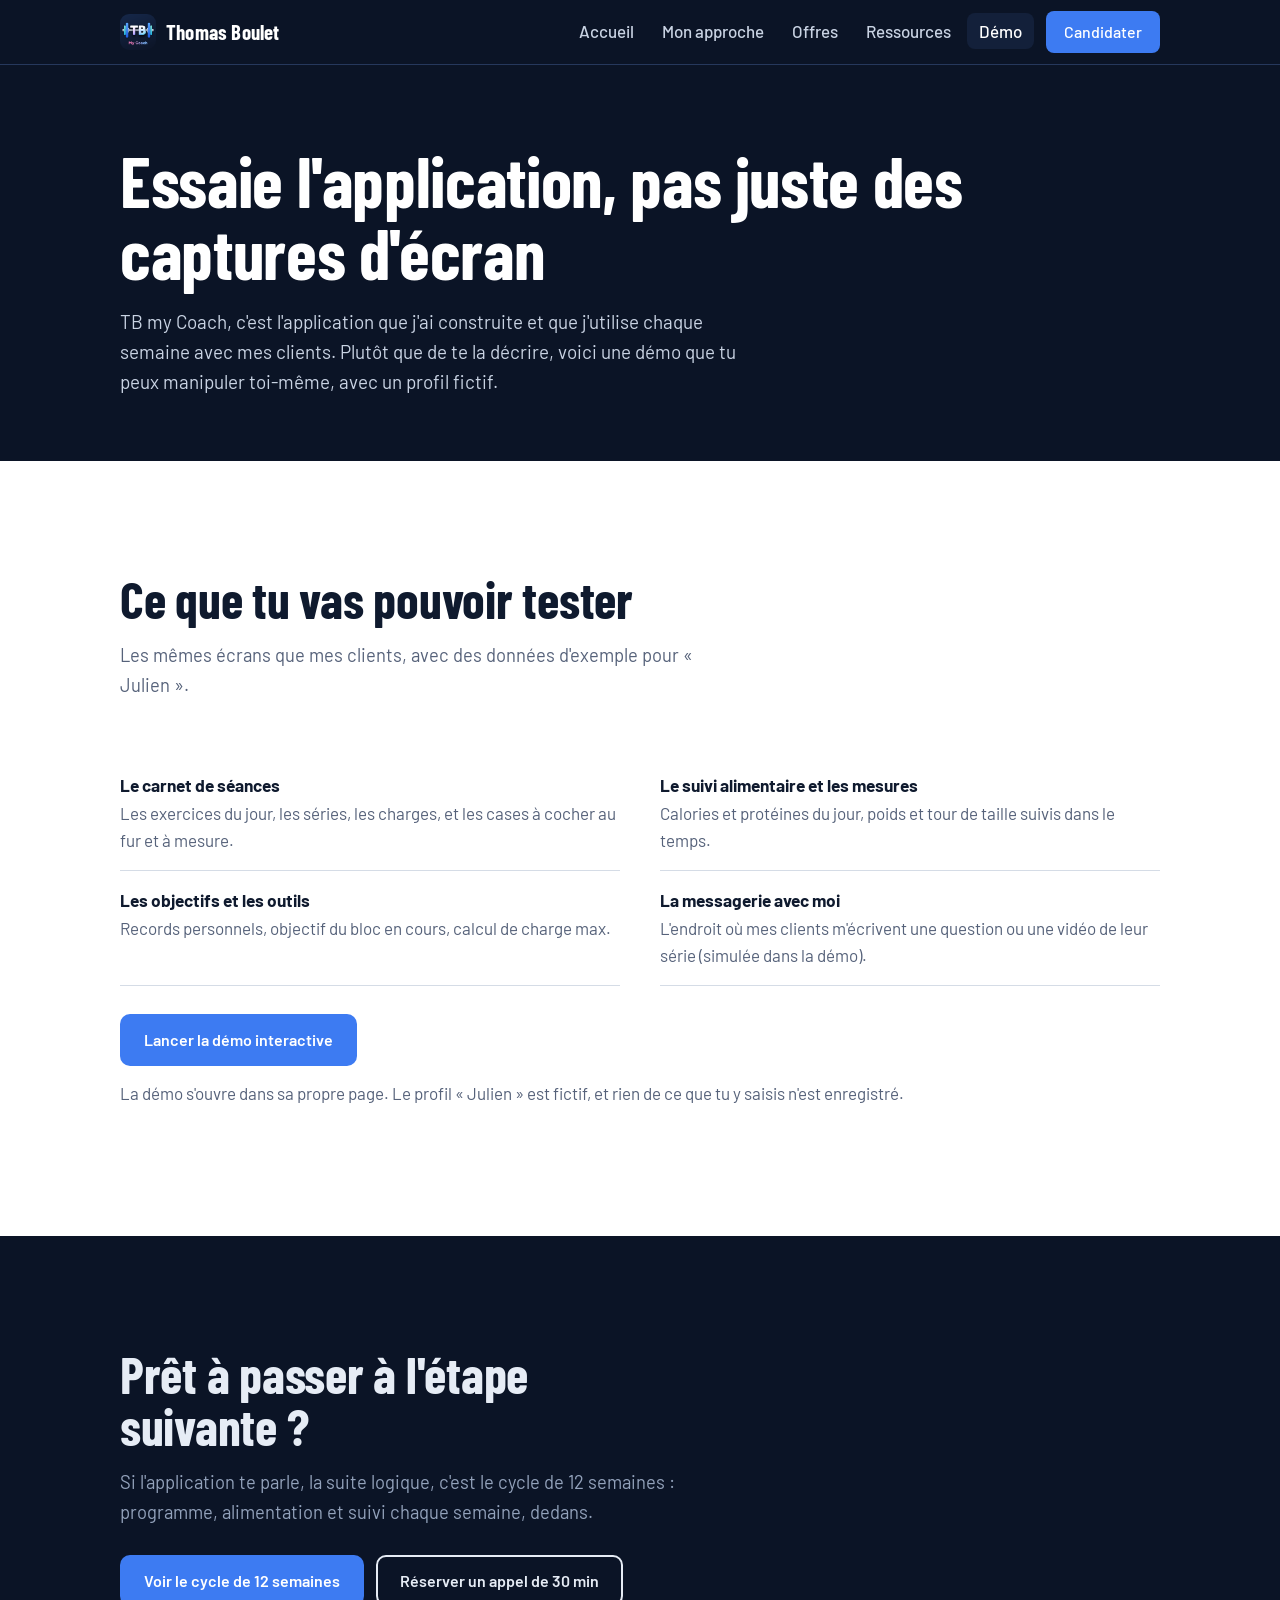
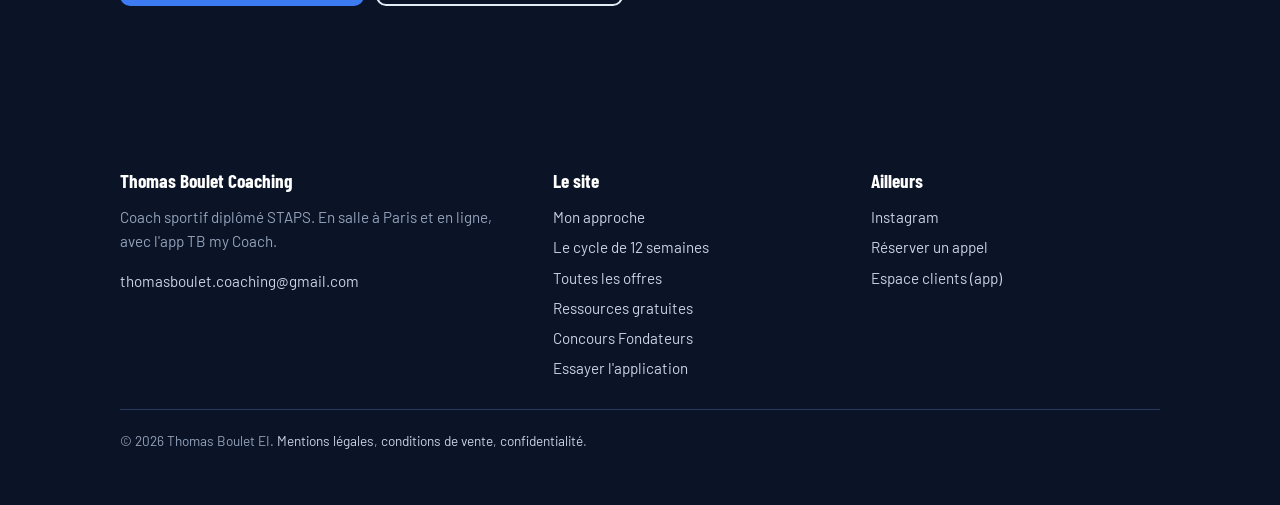
<file: demo.html>
<!DOCTYPE html>
<html lang="fr">
<head>
<meta charset="utf-8">
<meta name="viewport" content="width=device-width, initial-scale=1, viewport-fit=cover">
<title>Essaie l'application TB my Coach · Thomas Boulet</title>
<meta name="description" content="Essaie en direct TB my Coach, l'application que Thomas Boulet utilise avec ses clients : carnet d'entraînement, suivi alimentaire, mesures et messagerie. Démo interactive.">
<link rel="canonical" href="https://thomasbouletcoaching-lab.github.io/thomasboulet-coaching/demo.html">
<meta property="og:url" content="https://thomasbouletcoaching-lab.github.io/thomasboulet-coaching/demo.html">
<meta name="theme-color" content="#0B1426">
<link rel="icon" href="favicon.ico"><link rel="icon" type="image/png" href="favicon-clair.png" media="(prefers-color-scheme: light)"><link rel="icon" type="image/png" href="favicon-sombre.png" media="(prefers-color-scheme: dark)">
<link rel="apple-touch-icon" href="apple-touch-icon.png">
<meta property="og:type" content="website">
<meta property="og:locale" content="fr_FR">
<meta property="og:title" content="Essaie l'application TB my Coach · Thomas Boulet">
<meta property="og:description" content="Essaie en direct TB my Coach, l'application que Thomas Boulet utilise avec ses clients : carnet d'entraînement, suivi alimentaire, mesures et messagerie. Démo interactive.">
<meta property="og:image" content="https://thomasbouletcoaching-lab.github.io/thomasboulet-coaching/img/partage.jpg">
<link rel="preconnect" href="https://fonts.googleapis.com"><link rel="preconnect" href="https://fonts.gstatic.com" crossorigin>
<link href="https://fonts.googleapis.com/css2?family=Barlow+Condensed:wght@600;700&family=Barlow:wght@400;500;600&display=swap" rel="stylesheet">
<link rel="stylesheet" href="style.css">
</head>
<body>
<a class="saut" href="#contenu">Aller au contenu</a>
<header class="nav">
  <div class="wrap">
    <a class="marque" href="index.html"><img src="img/logo.png" alt="" width="36" height="36">Thomas Boulet</a>
    <button class="burger" type="button" aria-expanded="false" aria-controls="menu">Menu</button>
    <ul class="liens" id="menu"><li><a href="index.html">Accueil</a></li><li><a href="methode.html">Mon approche</a></li><li><a href="offres.html">Offres</a></li><li><a href="ressources.html">Ressources</a></li><li><a href="demo.html" aria-current="page">Démo</a></li><li><a class="btn btn-plein" href="coaching.html#candidature">Candidater</a></li></ul>
  </div>
</header>
<main id="contenu">
<section class="page-tete">
  <div class="wrap">
    <h1>Essaie l'application, pas juste des captures d'écran</h1>
    <p>TB my Coach, c'est l'application que j'ai construite et que j'utilise chaque semaine avec mes clients. Plutôt que de te la décrire, voici une démo que tu peux manipuler toi-même, avec un profil fictif.</p>
  </div>
</section>

<section class="bloc bloc-blanc">
  <div class="wrap">
    <div class="tete">
      <h2>Ce que tu vas pouvoir tester</h2>
      <p class="intro">Les mêmes écrans que mes clients, avec des données d'exemple pour « Julien ».</p>
    </div>
    <ul class="inclus">
      <li><b>Le carnet de séances</b><span>Les exercices du jour, les séries, les charges, et les cases à cocher au fur et à mesure.</span></li>
      <li><b>Le suivi alimentaire et les mesures</b><span>Calories et protéines du jour, poids et tour de taille suivis dans le temps.</span></li>
      <li><b>Les objectifs et les outils</b><span>Records personnels, objectif du bloc en cours, calcul de charge max.</span></li>
      <li><b>La messagerie avec moi</b><span>L'endroit où mes clients m'écrivent une question ou une vidéo de leur série (simulée dans la démo).</span></li>
    </ul>
    <div class="actions">
      <a class="btn btn-plein" href="app-demo.html">Lancer la démo interactive</a>
    </div>
    <p class="aide" style="margin-top:14px;color:var(--gris)">La démo s'ouvre dans sa propre page. Le profil « Julien » est fictif, et rien de ce que tu y saisis n'est enregistré.</p>
  </div>
</section>

<section class="bloc bloc-nuit">
  <div class="wrap final">
    <h2>Prêt à passer à l'étape suivante ?</h2>
    <p class="intro" style="margin-top:16px">Si l'application te parle, la suite logique, c'est le cycle de 12 semaines : programme, alimentation et suivi chaque semaine, dedans.</p>
    <div class="actions">
      <a class="btn btn-plein" href="coaching.html">Voir le cycle de 12 semaines</a>
      <a class="btn btn-ligne" href="https://calendly.com/thomboulet/30min" rel="noopener">Réserver un appel de 30 min</a>
    </div>
  </div>
</section>
</main>
<footer class="pied">
  <div class="wrap">
    <div>
      <b>Thomas Boulet Coaching</b>
      <p>Coach sportif diplômé STAPS. En salle à Paris et en ligne, avec l'app TB my Coach.</p>
      <p><a href="mailto:thomasboulet.coaching@gmail.com">thomasboulet.coaching@gmail.com</a></p>
    </div>
    <div>
      <b>Le site</b>
      <ul>
        <li><a href="methode.html">Mon approche</a></li>
        <li><a href="coaching.html">Le cycle de 12 semaines</a></li>
        <li><a href="offres.html">Toutes les offres</a></li>
        <li><a href="ressources.html">Ressources gratuites</a></li>
        <li><a href="concours.html">Concours Fondateurs</a></li><li><a href="demo.html">Essayer l'application</a></li>
      </ul>
    </div>
    <div>
      <b>Ailleurs</b>
      <ul>
        <li><a href="https://instagram.com/thomasboulet.coaching" rel="noopener">Instagram</a></li>
        <li><a href="https://calendly.com/thomboulet/30min" rel="noopener">Réserver un appel</a></li>
        <li><a href="https://thomasbouletcoaching-lab.github.io/tb-coaching-app/">Espace clients (app)</a></li>
      </ul>
    </div>
    <p class="bas">© <span data-annee>2026</span> Thomas Boulet EI. <a href="mentions-legales.html">Mentions légales</a>, <a href="https://thomasbouletcoaching-lab.github.io/tb-coaching-app/cgv.html">conditions de vente</a>, <a href="https://thomasbouletcoaching-lab.github.io/tb-coaching-app/confidentialite.html">confidentialité</a>.</p>
  </div>
</footer>
<script src="produits.js"></script>
<script src="site.js"></script>
</body>
</html>
</file>
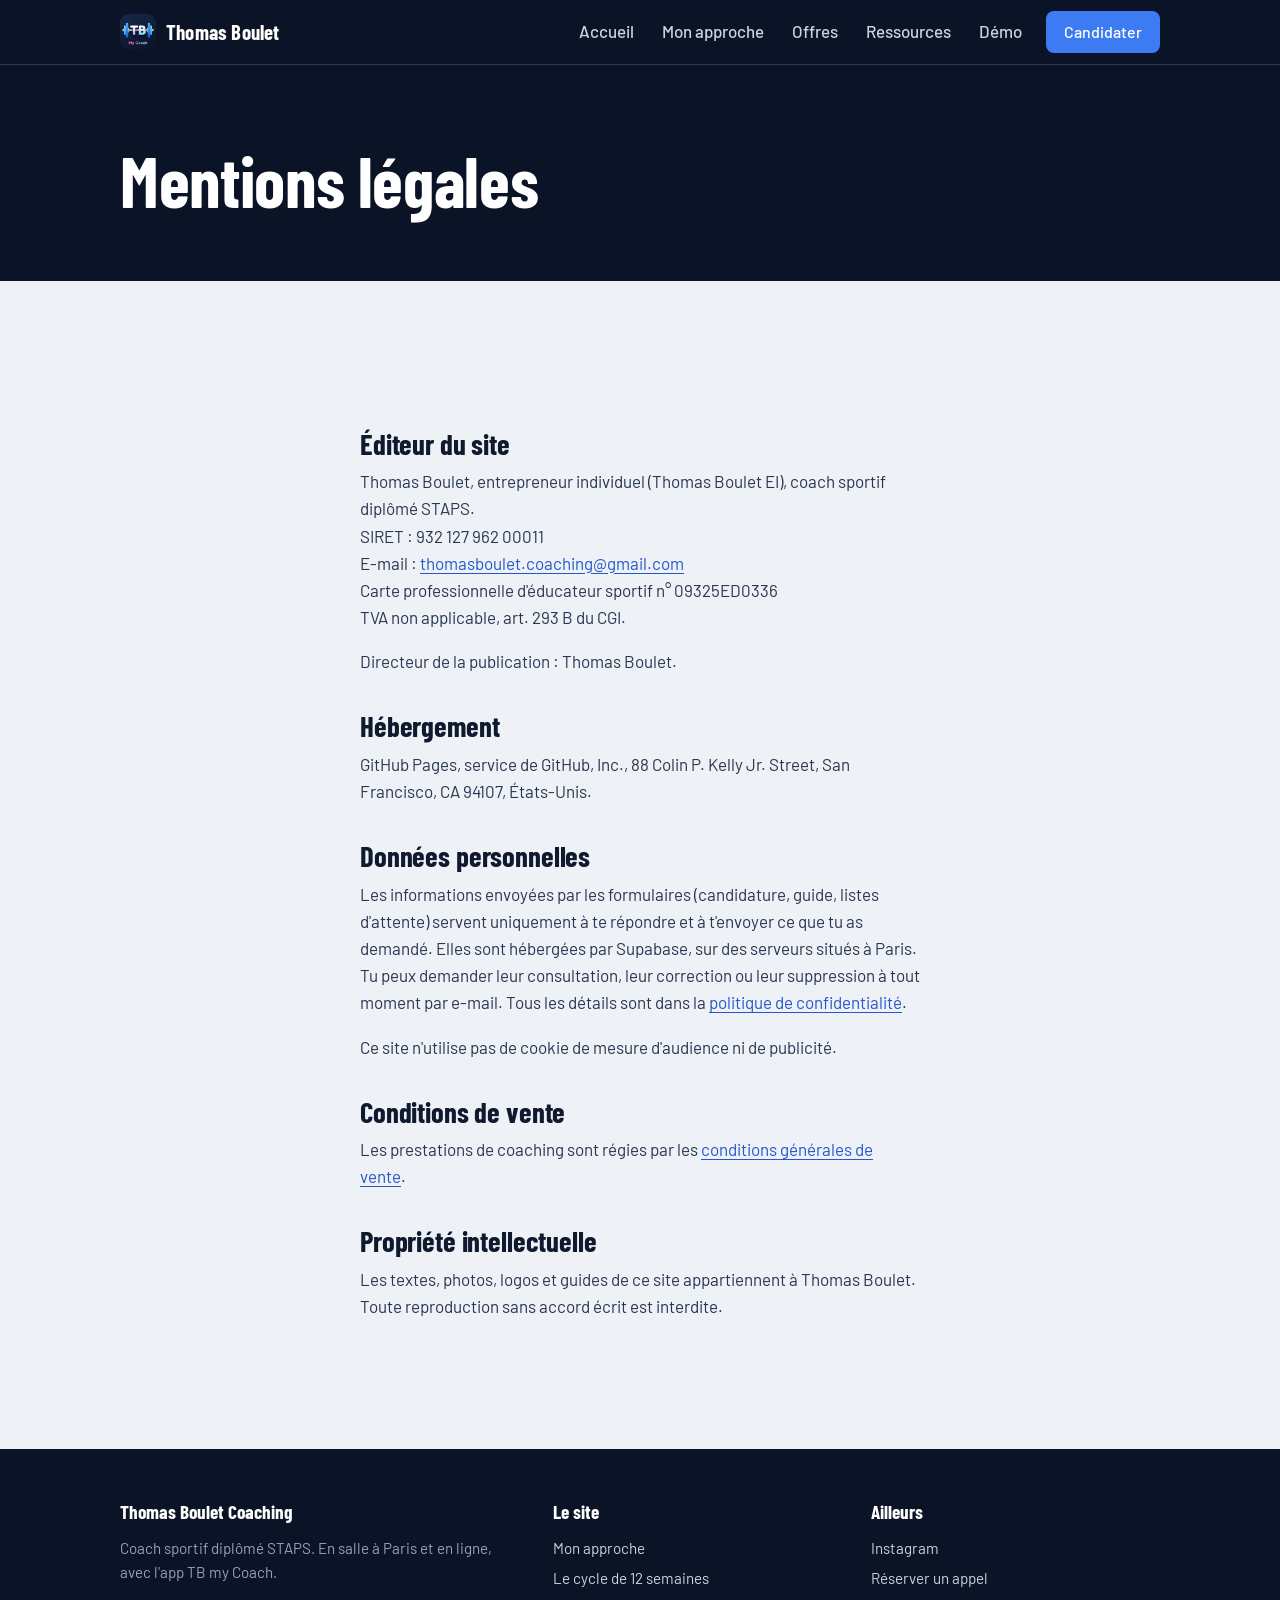
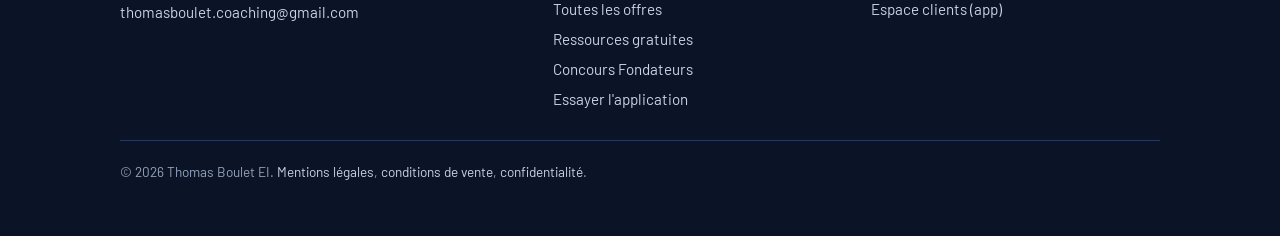
<file: mentions-legales.html>
<!DOCTYPE html>
<html lang="fr">
<head>
<meta charset="utf-8">
<meta name="viewport" content="width=device-width, initial-scale=1, viewport-fit=cover">
<title>Mentions légales · Thomas Boulet</title>
<meta name="description" content="Mentions légales du site Thomas Boulet Coaching.">
<link rel="canonical" href="https://thomasbouletcoaching-lab.github.io/thomasboulet-coaching/mentions-legales.html">
<meta property="og:url" content="https://thomasbouletcoaching-lab.github.io/thomasboulet-coaching/mentions-legales.html">
<meta name="theme-color" content="#0B1426">
<link rel="icon" href="favicon.ico"><link rel="icon" type="image/png" href="favicon-clair.png" media="(prefers-color-scheme: light)"><link rel="icon" type="image/png" href="favicon-sombre.png" media="(prefers-color-scheme: dark)">
<link rel="apple-touch-icon" href="apple-touch-icon.png">
<meta property="og:type" content="website">
<meta property="og:locale" content="fr_FR">
<meta property="og:title" content="Mentions légales · Thomas Boulet">
<meta property="og:description" content="Mentions légales du site Thomas Boulet Coaching.">
<meta property="og:image" content="https://thomasbouletcoaching-lab.github.io/thomasboulet-coaching/img/partage.jpg">
<link rel="preconnect" href="https://fonts.googleapis.com"><link rel="preconnect" href="https://fonts.gstatic.com" crossorigin>
<link href="https://fonts.googleapis.com/css2?family=Barlow+Condensed:wght@600;700&family=Barlow:wght@400;500;600&display=swap" rel="stylesheet">
<link rel="stylesheet" href="style.css">
</head>
<body>
<a class="saut" href="#contenu">Aller au contenu</a>
<header class="nav">
  <div class="wrap">
    <a class="marque" href="index.html"><img src="img/logo.png" alt="" width="36" height="36">Thomas Boulet</a>
    <button class="burger" type="button" aria-expanded="false" aria-controls="menu">Menu</button>
    <ul class="liens" id="menu"><li><a href="index.html">Accueil</a></li><li><a href="methode.html">Mon approche</a></li><li><a href="offres.html">Offres</a></li><li><a href="ressources.html">Ressources</a></li><li><a href="demo.html">Démo</a></li><li><a class="btn btn-plein" href="coaching.html#candidature">Candidater</a></li></ul>
  </div>
</header>
<main id="contenu">
<section class="page-tete">
  <div class="wrap"><h1>Mentions légales</h1></div>
</section>
<section class="bloc">
  <div class="wrap lisible texte-long">
    <h2>Éditeur du site</h2>
    <p>Thomas Boulet, entrepreneur individuel (Thomas Boulet EI), coach sportif diplômé STAPS.<br>
    SIRET : 932 127 962 00011<br>
    E-mail : <a href="mailto:thomasboulet.coaching@gmail.com">thomasboulet.coaching@gmail.com</a><br>
    Carte professionnelle d'éducateur sportif n° 09325ED0336<br>
    TVA non applicable, art. 293 B du CGI.</p>
    <p>Directeur de la publication : Thomas Boulet.</p>
    <h2>Hébergement</h2>
    <p>GitHub Pages, service de GitHub, Inc., 88 Colin P. Kelly Jr. Street, San Francisco, CA 94107, États-Unis.</p>
    <h2>Données personnelles</h2>
    <p>Les informations envoyées par les formulaires (candidature, guide, listes d'attente) servent uniquement à te répondre et à t'envoyer ce que tu as demandé. Elles sont hébergées par Supabase, sur des serveurs situés à Paris. Tu peux demander leur consultation, leur correction ou leur suppression à tout moment par e-mail. Tous les détails sont dans la <a href="https://thomasbouletcoaching-lab.github.io/tb-coaching-app/confidentialite.html">politique de confidentialité</a>.</p>
    <p>Ce site n'utilise pas de cookie de mesure d'audience ni de publicité.</p>
    <h2>Conditions de vente</h2>
    <p>Les prestations de coaching sont régies par les <a href="https://thomasbouletcoaching-lab.github.io/tb-coaching-app/cgv.html">conditions générales de vente</a>.</p>
    <h2>Propriété intellectuelle</h2>
    <p>Les textes, photos, logos et guides de ce site appartiennent à Thomas Boulet. Toute reproduction sans accord écrit est interdite.</p>
  </div>
</section>
</main>
<footer class="pied">
  <div class="wrap">
    <div>
      <b>Thomas Boulet Coaching</b>
      <p>Coach sportif diplômé STAPS. En salle à Paris et en ligne, avec l'app TB my Coach.</p>
      <p><a href="mailto:thomasboulet.coaching@gmail.com">thomasboulet.coaching@gmail.com</a></p>
    </div>
    <div>
      <b>Le site</b>
      <ul>
        <li><a href="methode.html">Mon approche</a></li>
        <li><a href="coaching.html">Le cycle de 12 semaines</a></li>
        <li><a href="offres.html">Toutes les offres</a></li>
        <li><a href="ressources.html">Ressources gratuites</a></li>
        <li><a href="concours.html">Concours Fondateurs</a></li><li><a href="demo.html">Essayer l'application</a></li>
      </ul>
    </div>
    <div>
      <b>Ailleurs</b>
      <ul>
        <li><a href="https://instagram.com/thomasboulet.coaching" rel="noopener">Instagram</a></li>
        <li><a href="https://calendly.com/thomboulet/30min" rel="noopener">Réserver un appel</a></li>
        <li><a href="https://thomasbouletcoaching-lab.github.io/tb-coaching-app/">Espace clients (app)</a></li>
      </ul>
    </div>
    <p class="bas">© <span data-annee>2026</span> Thomas Boulet EI. <a href="mentions-legales.html">Mentions légales</a>, <a href="https://thomasbouletcoaching-lab.github.io/tb-coaching-app/cgv.html">conditions de vente</a>, <a href="https://thomasbouletcoaching-lab.github.io/tb-coaching-app/confidentialite.html">confidentialité</a>.</p>
  </div>
</footer>
<script src="produits.js"></script>
<script src="site.js"></script>
</body>
</html>
</file>
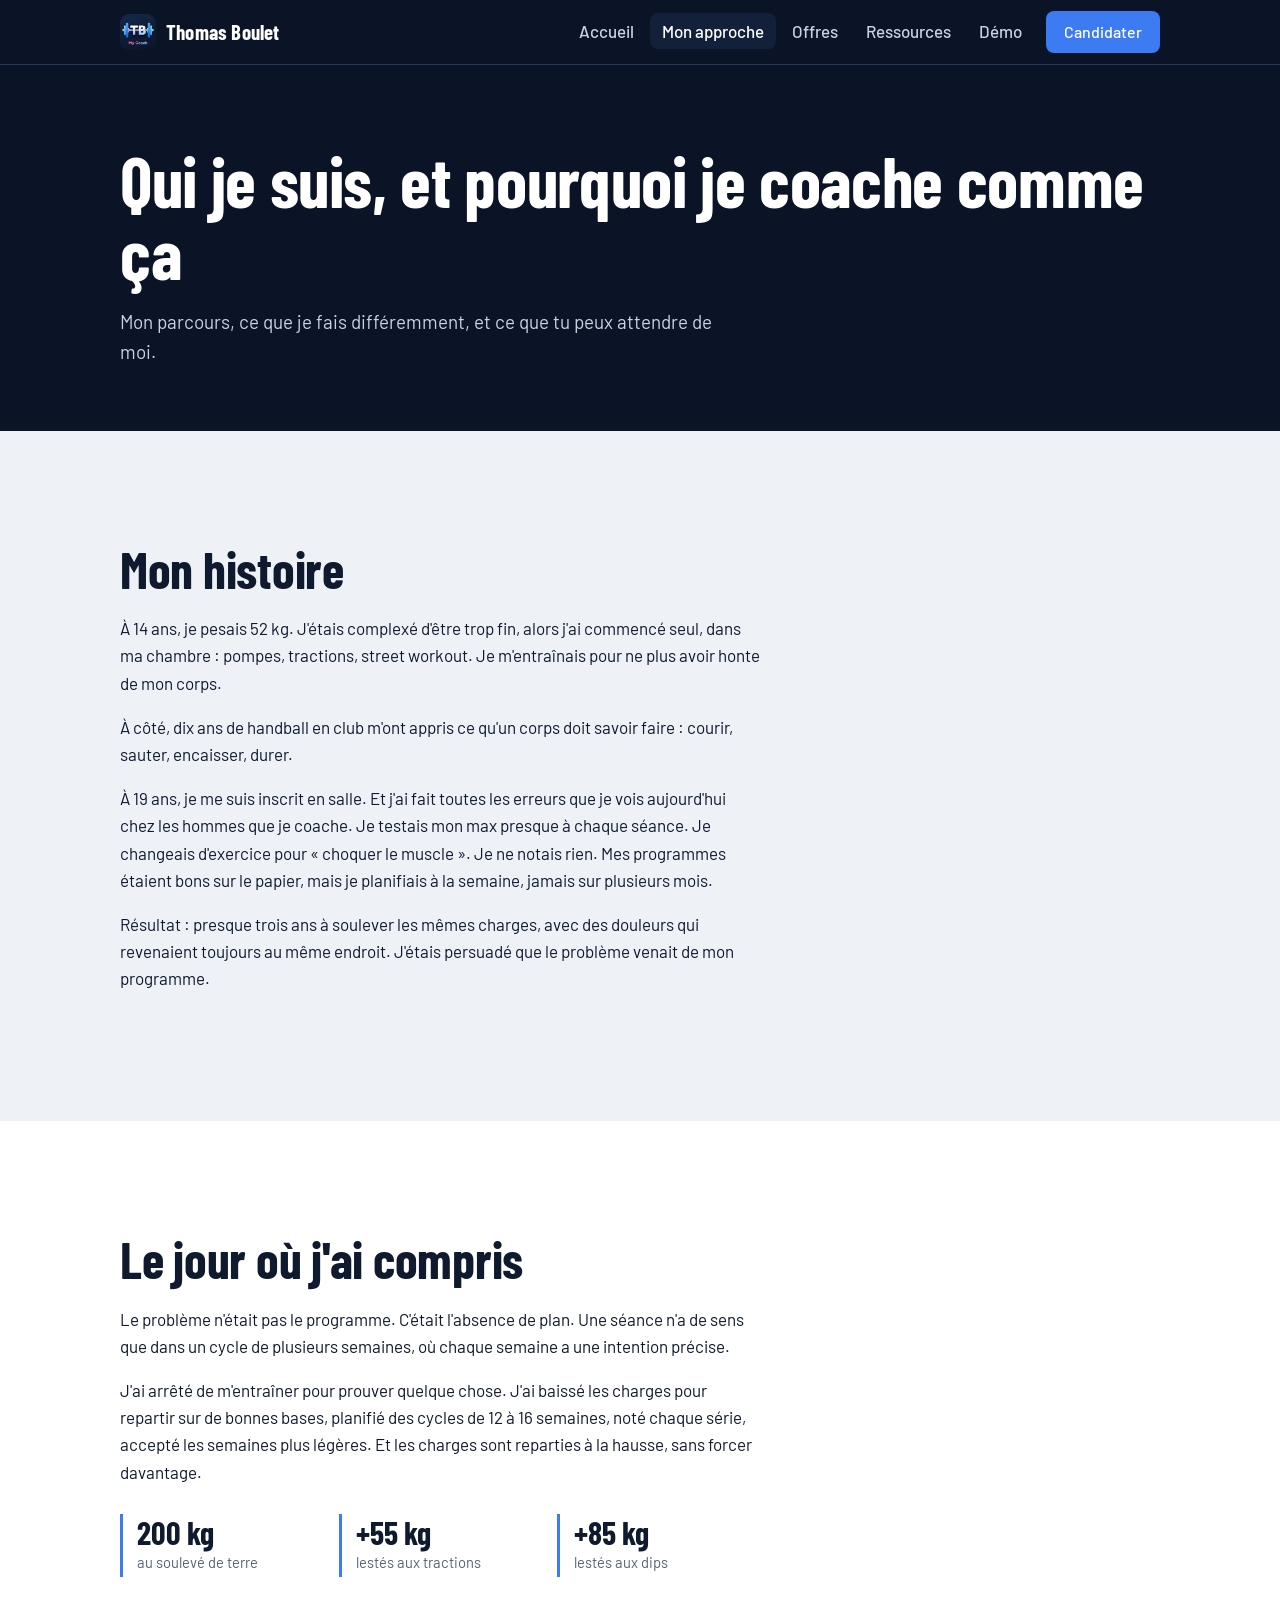
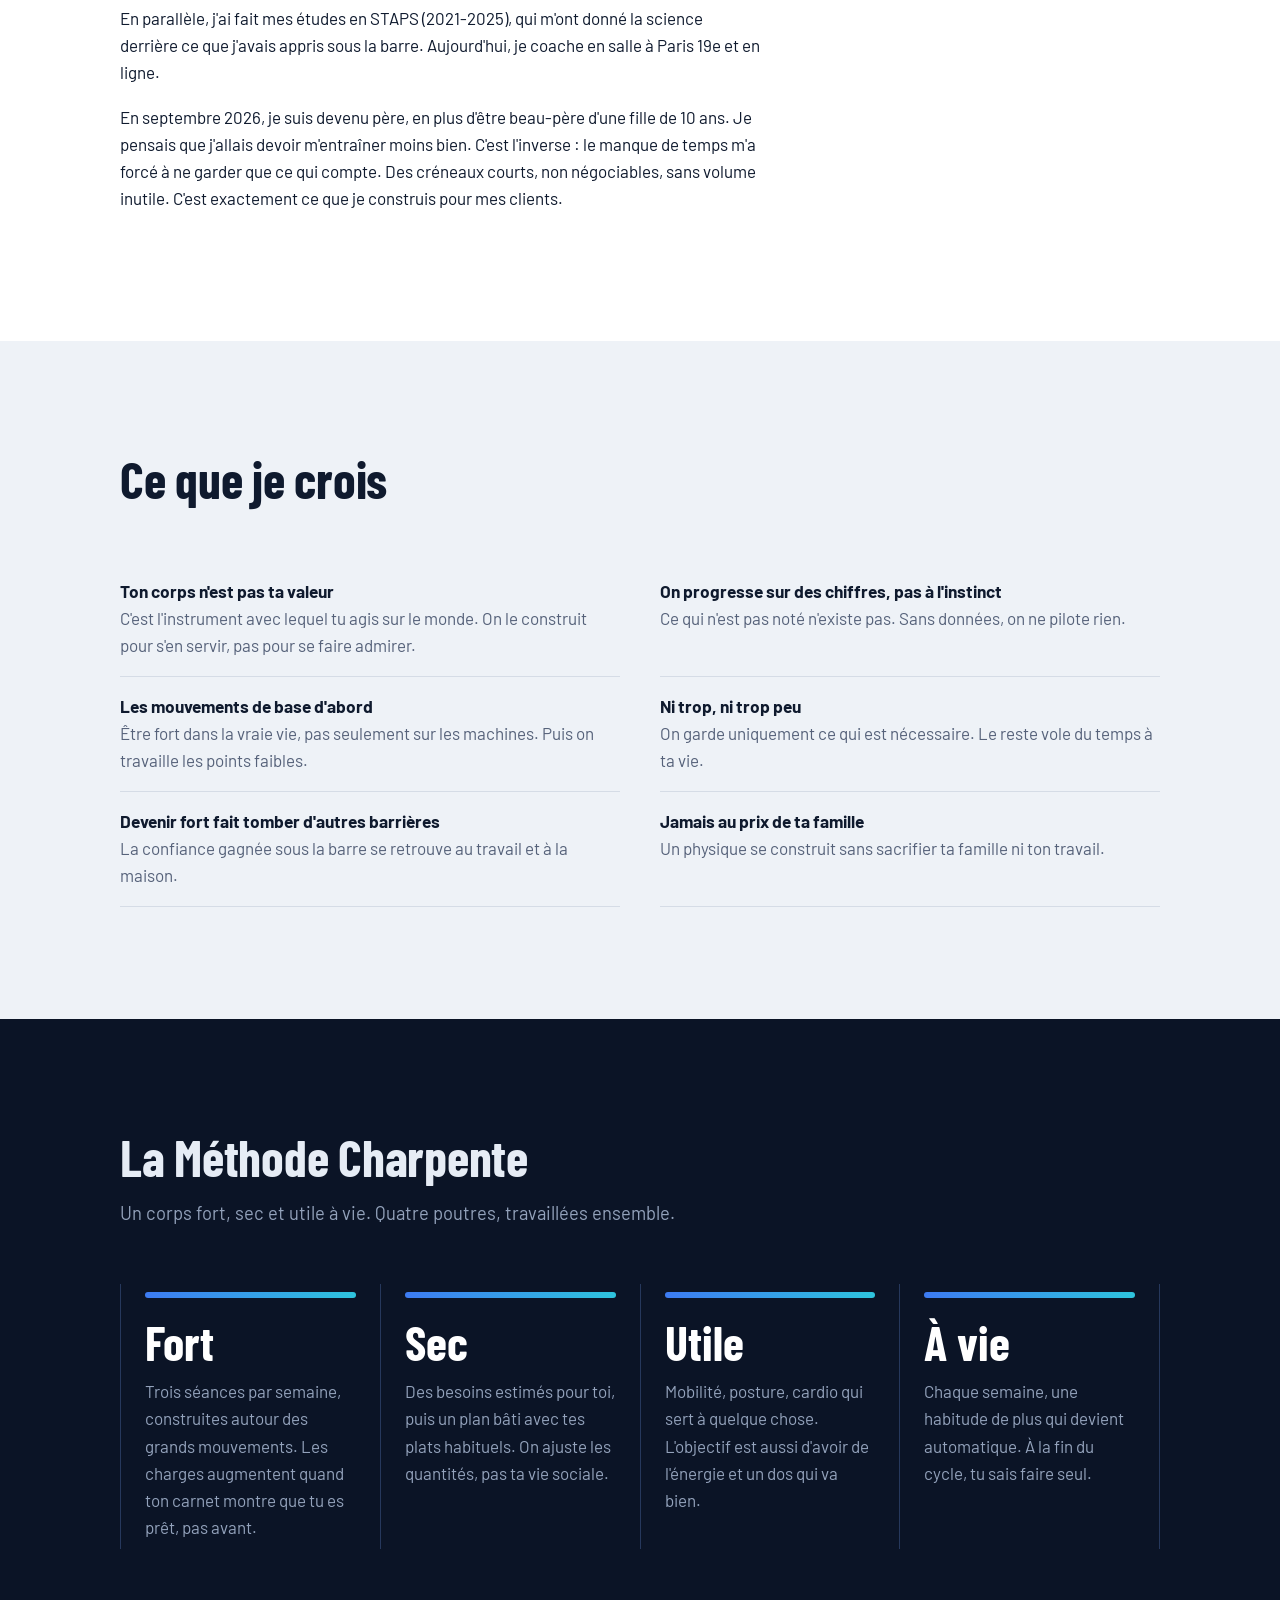
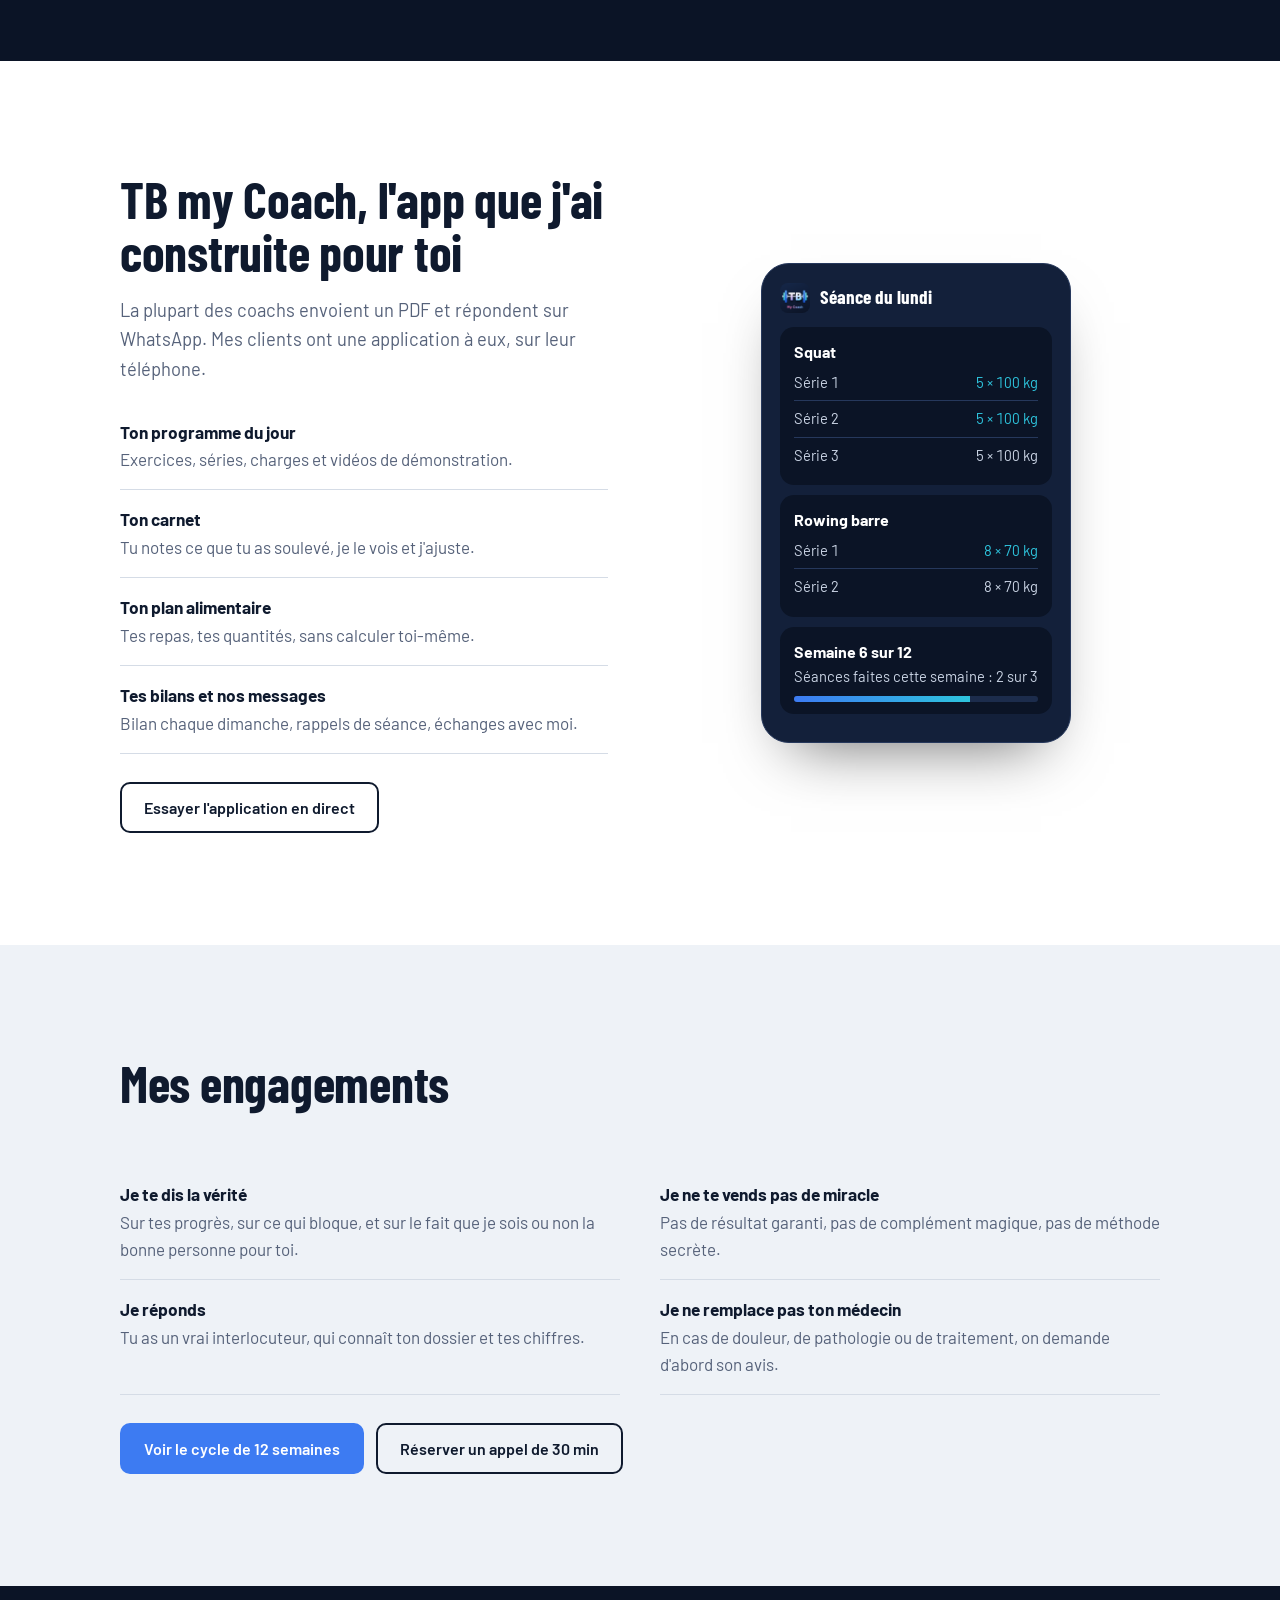
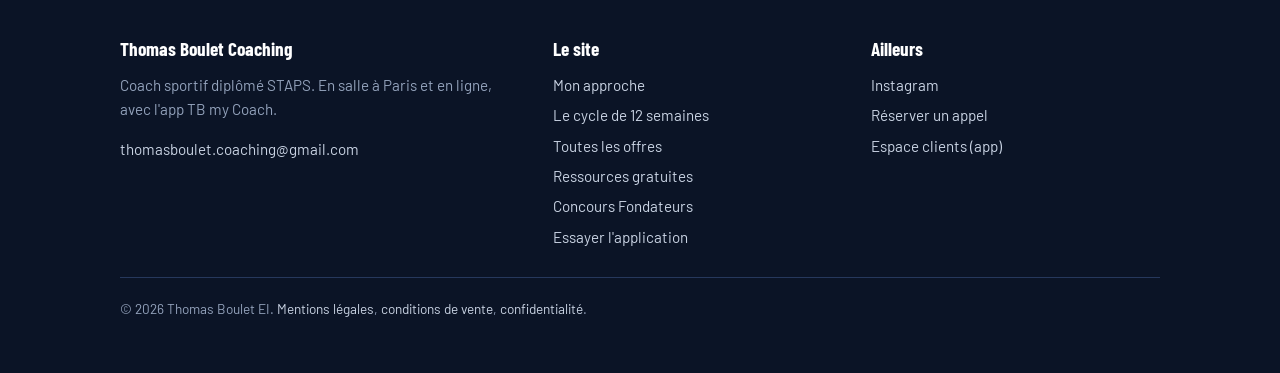
<file: methode.html>
<!DOCTYPE html>
<html lang="fr">
<head>
<meta charset="utf-8">
<meta name="viewport" content="width=device-width, initial-scale=1, viewport-fit=cover">
<title>Mon approche · Thomas Boulet</title>
<meta name="description" content="Qui est Thomas Boulet, coach sportif diplômé STAPS à Paris, et comment fonctionne la Méthode Charpente.">
<link rel="canonical" href="https://thomasbouletcoaching-lab.github.io/thomasboulet-coaching/methode.html">
<meta property="og:url" content="https://thomasbouletcoaching-lab.github.io/thomasboulet-coaching/methode.html">
<meta name="theme-color" content="#0B1426">
<link rel="icon" href="favicon.ico"><link rel="icon" type="image/png" href="favicon-clair.png" media="(prefers-color-scheme: light)"><link rel="icon" type="image/png" href="favicon-sombre.png" media="(prefers-color-scheme: dark)">
<link rel="apple-touch-icon" href="apple-touch-icon.png">
<meta property="og:type" content="website">
<meta property="og:locale" content="fr_FR">
<meta property="og:title" content="Mon approche · Thomas Boulet">
<meta property="og:description" content="Qui est Thomas Boulet, coach sportif diplômé STAPS à Paris, et comment fonctionne la Méthode Charpente.">
<meta property="og:image" content="https://thomasbouletcoaching-lab.github.io/thomasboulet-coaching/img/partage.jpg">
<link rel="preconnect" href="https://fonts.googleapis.com"><link rel="preconnect" href="https://fonts.gstatic.com" crossorigin>
<link href="https://fonts.googleapis.com/css2?family=Barlow+Condensed:wght@600;700&family=Barlow:wght@400;500;600&display=swap" rel="stylesheet">
<link rel="stylesheet" href="style.css">
</head>
<body>
<a class="saut" href="#contenu">Aller au contenu</a>
<header class="nav">
  <div class="wrap">
    <a class="marque" href="index.html"><img src="img/logo.png" alt="" width="36" height="36">Thomas Boulet</a>
    <button class="burger" type="button" aria-expanded="false" aria-controls="menu">Menu</button>
    <ul class="liens" id="menu"><li><a href="index.html">Accueil</a></li><li><a href="methode.html" aria-current="page">Mon approche</a></li><li><a href="offres.html">Offres</a></li><li><a href="ressources.html">Ressources</a></li><li><a href="demo.html">Démo</a></li><li><a class="btn btn-plein" href="coaching.html#candidature">Candidater</a></li></ul>
  </div>
</header>
<main id="contenu">
<section class="page-tete">
  <div class="wrap">
    <h1>Qui je suis, et pourquoi je coache comme ça</h1>
    <p>Mon parcours, ce que je fais différemment, et ce que tu peux attendre de moi.</p>
  </div>
</section>

<section class="bloc">
  <div class="wrap">
    <div class="lisible">
      <h2 style="margin-bottom:20px">Mon histoire</h2>
      <p>À 14 ans, je pesais 52 kg. J'étais complexé d'être trop fin, alors j'ai commencé seul, dans ma chambre : pompes, tractions, street workout. Je m'entraînais pour ne plus avoir honte de mon corps.</p>
      <p>À côté, dix ans de handball en club m'ont appris ce qu'un corps doit savoir faire : courir, sauter, encaisser, durer.</p>
      <p>À 19 ans, je me suis inscrit en salle. Et j'ai fait toutes les erreurs que je vois aujourd'hui chez les hommes que je coache. Je testais mon max presque à chaque séance. Je changeais d'exercice pour « choquer le muscle ». Je ne notais rien. Mes programmes étaient bons sur le papier, mais je planifiais à la semaine, jamais sur plusieurs mois.</p>
      <p>Résultat : presque trois ans à soulever les mêmes charges, avec des douleurs qui revenaient toujours au même endroit. J'étais persuadé que le problème venait de mon programme.</p>
    </div>
  </div>
</section>

<section class="bloc bloc-blanc">
  <div class="wrap">
    <div class="lisible">
      <h2 style="margin-bottom:20px">Le jour où j'ai compris</h2>
      <p>Le problème n'était pas le programme. C'était l'absence de plan. Une séance n'a de sens que dans un cycle de plusieurs semaines, où chaque semaine a une intention précise.</p>
      <p>J'ai arrêté de m'entraîner pour prouver quelque chose. J'ai baissé les charges pour repartir sur de bonnes bases, planifié des cycles de 12 à 16 semaines, noté chaque série, accepté les semaines plus légères. Et les charges sont reparties à la hausse, sans forcer davantage.</p>
      <ul class="chiffres">
        <li><b>200 kg</b><span>au soulevé de terre</span></li>
        <li><b>+55 kg</b><span>lestés aux tractions</span></li>
        <li><b>+85 kg</b><span>lestés aux dips</span></li>
      </ul>
      <p>En parallèle, j'ai fait mes études en STAPS (2021-2025), qui m'ont donné la science derrière ce que j'avais appris sous la barre. Aujourd'hui, je coache en salle à Paris 19e et en ligne.</p>
      <p>En septembre 2026, je suis devenu père, en plus d'être beau-père d'une fille de 10 ans. Je pensais que j'allais devoir m'entraîner moins bien. C'est l'inverse : le manque de temps m'a forcé à ne garder que ce qui compte. Des créneaux courts, non négociables, sans volume inutile. C'est exactement ce que je construis pour mes clients.</p>
    </div>
  </div>
</section>

<section class="bloc">
  <div class="wrap">
    <div class="tete"><h2>Ce que je crois</h2></div>
    <ul class="inclus">
      <li><b>Ton corps n'est pas ta valeur</b><span>C'est l'instrument avec lequel tu agis sur le monde. On le construit pour s'en servir, pas pour se faire admirer.</span></li>
      <li><b>On progresse sur des chiffres, pas à l'instinct</b><span>Ce qui n'est pas noté n'existe pas. Sans données, on ne pilote rien.</span></li>
      <li><b>Les mouvements de base d'abord</b><span>Être fort dans la vraie vie, pas seulement sur les machines. Puis on travaille les points faibles.</span></li>
      <li><b>Ni trop, ni trop peu</b><span>On garde uniquement ce qui est nécessaire. Le reste vole du temps à ta vie.</span></li>
      <li><b>Devenir fort fait tomber d'autres barrières</b><span>La confiance gagnée sous la barre se retrouve au travail et à la maison.</span></li>
      <li><b>Jamais au prix de ta famille</b><span>Un physique se construit sans sacrifier ta famille ni ton travail.</span></li>
    </ul>
  </div>
</section>

<section class="bloc bloc-nuit">
  <div class="wrap">
    <div class="tete">
      <h2>La Méthode Charpente</h2>
      <p class="intro">Un corps fort, sec et utile à vie. Quatre poutres, travaillées ensemble.</p>
    </div>
    <div class="poutres">
      <div class="poutre"><div class="barre"></div><div class="mot">Fort</div><p>Trois séances par semaine, construites autour des grands mouvements. Les charges augmentent quand ton carnet montre que tu es prêt, pas avant.</p></div>
      <div class="poutre"><div class="barre"></div><div class="mot">Sec</div><p>Des besoins estimés pour toi, puis un plan bâti avec tes plats habituels. On ajuste les quantités, pas ta vie sociale.</p></div>
      <div class="poutre"><div class="barre"></div><div class="mot">Utile</div><p>Mobilité, posture, cardio qui sert à quelque chose. L'objectif est aussi d'avoir de l'énergie et un dos qui va bien.</p></div>
      <div class="poutre"><div class="barre"></div><div class="mot">À vie</div><p>Chaque semaine, une habitude de plus qui devient automatique. À la fin du cycle, tu sais faire seul.</p></div>
    </div>
  </div>
</section>

<section class="bloc bloc-blanc">
  <div class="wrap app">
    <div>
      <h2 style="margin-bottom:18px">TB my Coach, l'app que j'ai construite pour toi</h2>
      <p class="intro">La plupart des coachs envoient un PDF et répondent sur WhatsApp. Mes clients ont une application à eux, sur leur téléphone.</p>
      <ul class="inclus" style="grid-template-columns:1fr;margin-top:12px">
        <li><b>Ton programme du jour</b><span>Exercices, séries, charges et vidéos de démonstration.</span></li>
        <li><b>Ton carnet</b><span>Tu notes ce que tu as soulevé, je le vois et j'ajuste.</span></li>
        <li><b>Ton plan alimentaire</b><span>Tes repas, tes quantités, sans calculer toi-même.</span></li>
        <li><b>Tes bilans et nos messages</b><span>Bilan chaque dimanche, rappels de séance, échanges avec moi.</span></li>
      </ul>
      <div class="actions"><a class="btn btn-ligne" href="demo.html">Essayer l'application en direct</a></div>
    </div>
    <div class="ecran" aria-hidden="true">
      <div class="barre-app"><img src="img/logo.png" alt=""><b>Séance du lundi</b></div>
      <div class="carte"><b>Squat</b>
        <div class="serie"><span>Série 1</span><span class="fait">5 × 100 kg</span></div>
        <div class="serie"><span>Série 2</span><span class="fait">5 × 100 kg</span></div>
        <div class="serie"><span>Série 3</span><span>5 × 100 kg</span></div>
      </div>
      <div class="carte"><b>Rowing barre</b>
        <div class="serie"><span>Série 1</span><span class="fait">8 × 70 kg</span></div>
        <div class="serie"><span>Série 2</span><span>8 × 70 kg</span></div>
      </div>
      <div class="carte"><b>Semaine 6 sur 12</b>Séances faites cette semaine : 2 sur 3<div class="jauge"><i></i></div></div>
    </div>
  </div>
</section>

<section class="bloc">
  <div class="wrap">
    <div class="tete"><h2>Mes engagements</h2></div>
    <ul class="inclus">
      <li><b>Je te dis la vérité</b><span>Sur tes progrès, sur ce qui bloque, et sur le fait que je sois ou non la bonne personne pour toi.</span></li>
      <li><b>Je ne te vends pas de miracle</b><span>Pas de résultat garanti, pas de complément magique, pas de méthode secrète.</span></li>
      <li><b>Je réponds</b><span>Tu as un vrai interlocuteur, qui connaît ton dossier et tes chiffres.</span></li>
      <li><b>Je ne remplace pas ton médecin</b><span>En cas de douleur, de pathologie ou de traitement, on demande d'abord son avis.</span></li>
    </ul>
    <div class="actions">
      <a class="btn btn-plein" href="coaching.html">Voir le cycle de 12 semaines</a>
      <a class="btn btn-ligne" href="https://calendly.com/thomboulet/30min" rel="noopener">Réserver un appel de 30 min</a>
    </div>
  </div>
</section>
</main>
<footer class="pied">
  <div class="wrap">
    <div>
      <b>Thomas Boulet Coaching</b>
      <p>Coach sportif diplômé STAPS. En salle à Paris et en ligne, avec l'app TB my Coach.</p>
      <p><a href="mailto:thomasboulet.coaching@gmail.com">thomasboulet.coaching@gmail.com</a></p>
    </div>
    <div>
      <b>Le site</b>
      <ul>
        <li><a href="methode.html">Mon approche</a></li>
        <li><a href="coaching.html">Le cycle de 12 semaines</a></li>
        <li><a href="offres.html">Toutes les offres</a></li>
        <li><a href="ressources.html">Ressources gratuites</a></li>
        <li><a href="concours.html">Concours Fondateurs</a></li><li><a href="demo.html">Essayer l'application</a></li>
      </ul>
    </div>
    <div>
      <b>Ailleurs</b>
      <ul>
        <li><a href="https://instagram.com/thomasboulet.coaching" rel="noopener">Instagram</a></li>
        <li><a href="https://calendly.com/thomboulet/30min" rel="noopener">Réserver un appel</a></li>
        <li><a href="https://thomasbouletcoaching-lab.github.io/tb-coaching-app/">Espace clients (app)</a></li>
      </ul>
    </div>
    <p class="bas">© <span data-annee>2026</span> Thomas Boulet EI. <a href="mentions-legales.html">Mentions légales</a>, <a href="https://thomasbouletcoaching-lab.github.io/tb-coaching-app/cgv.html">conditions de vente</a>, <a href="https://thomasbouletcoaching-lab.github.io/tb-coaching-app/confidentialite.html">confidentialité</a>.</p>
  </div>
</footer>
<script src="produits.js"></script>
<script src="site.js"></script>
</body>
</html>
</file>
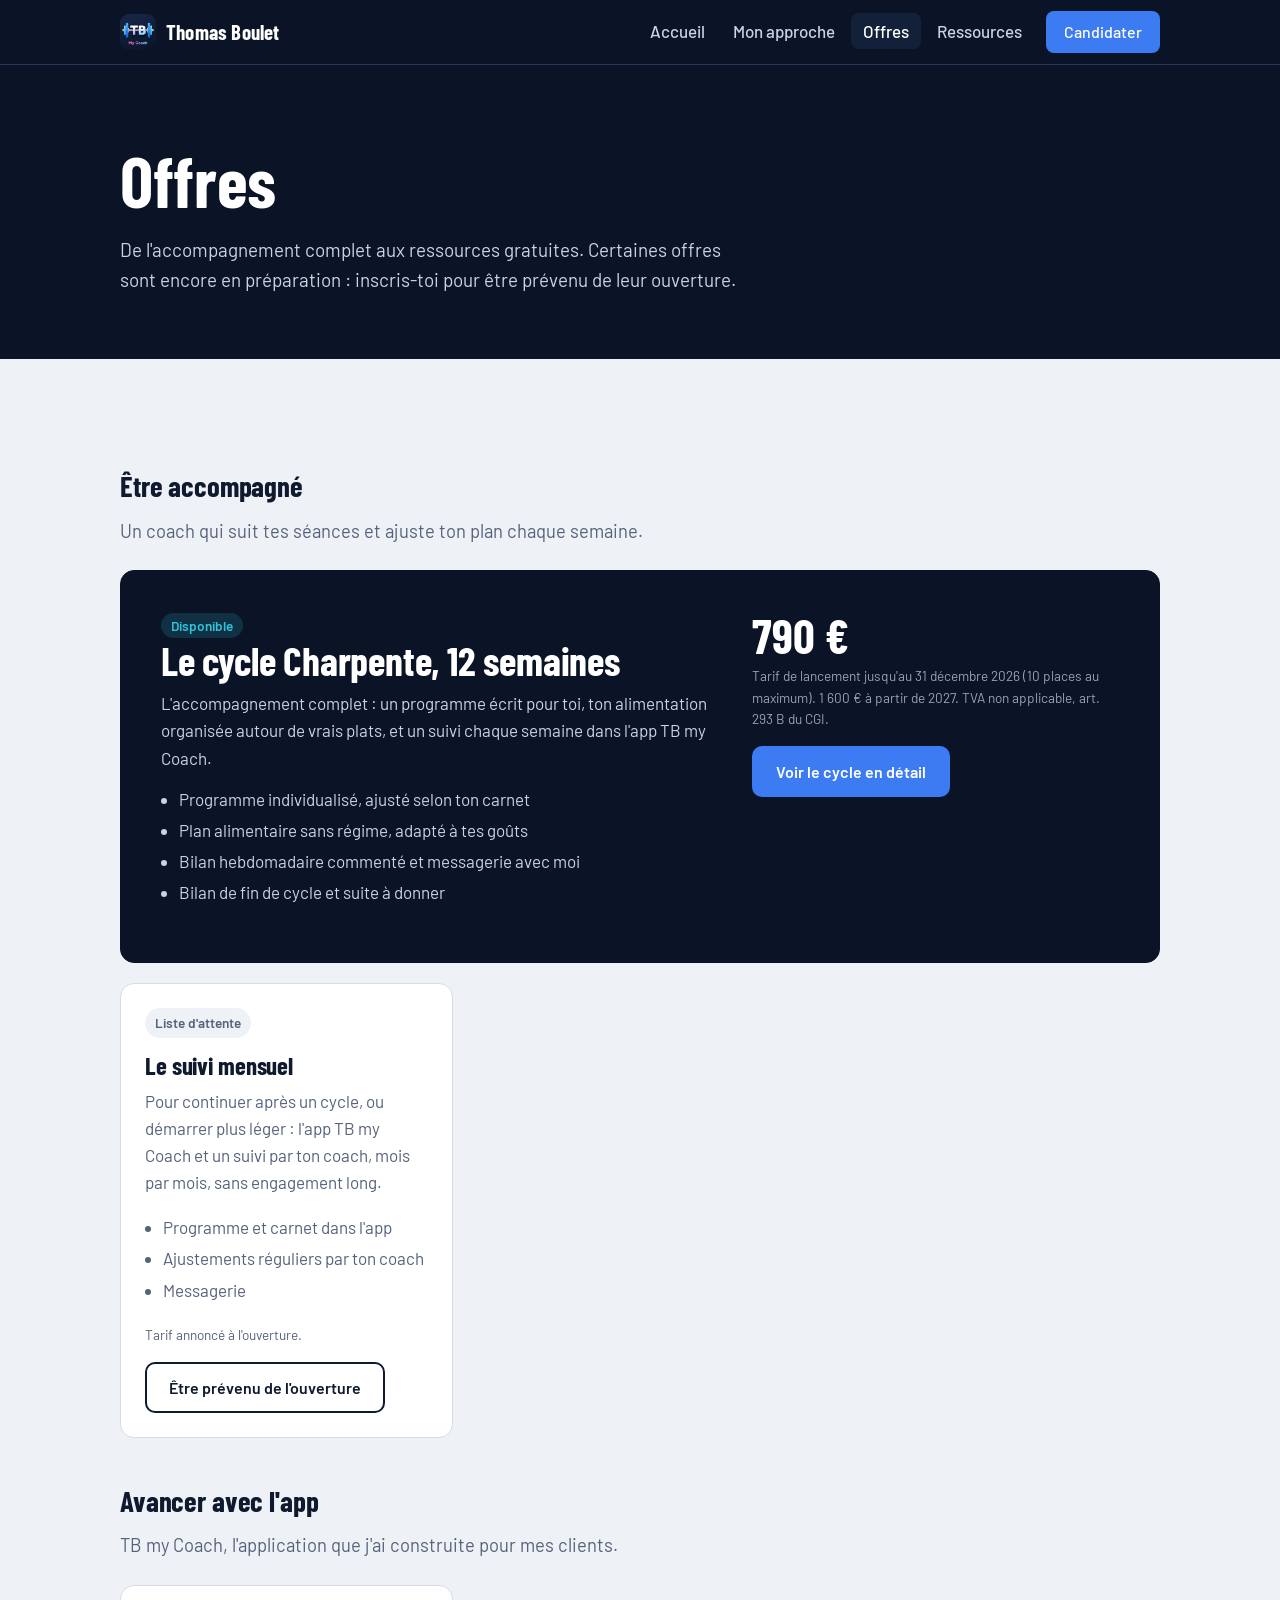
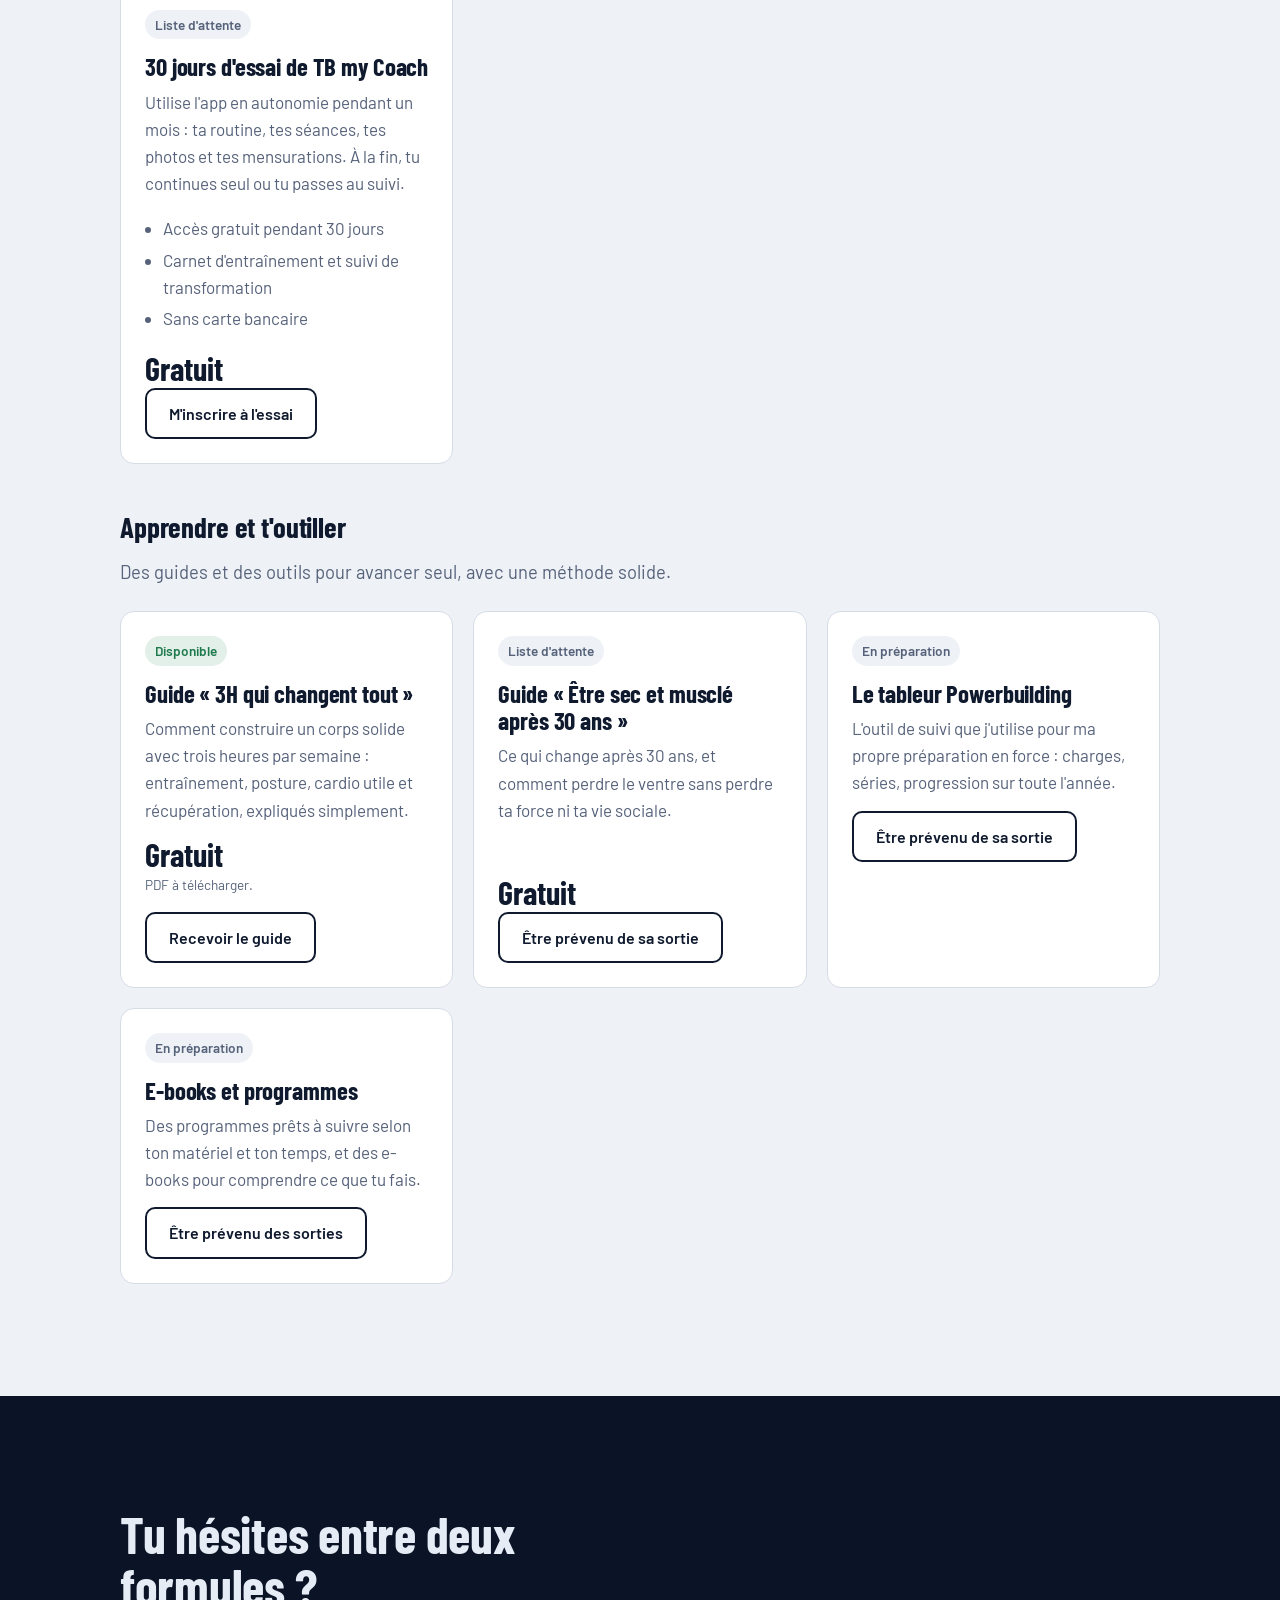
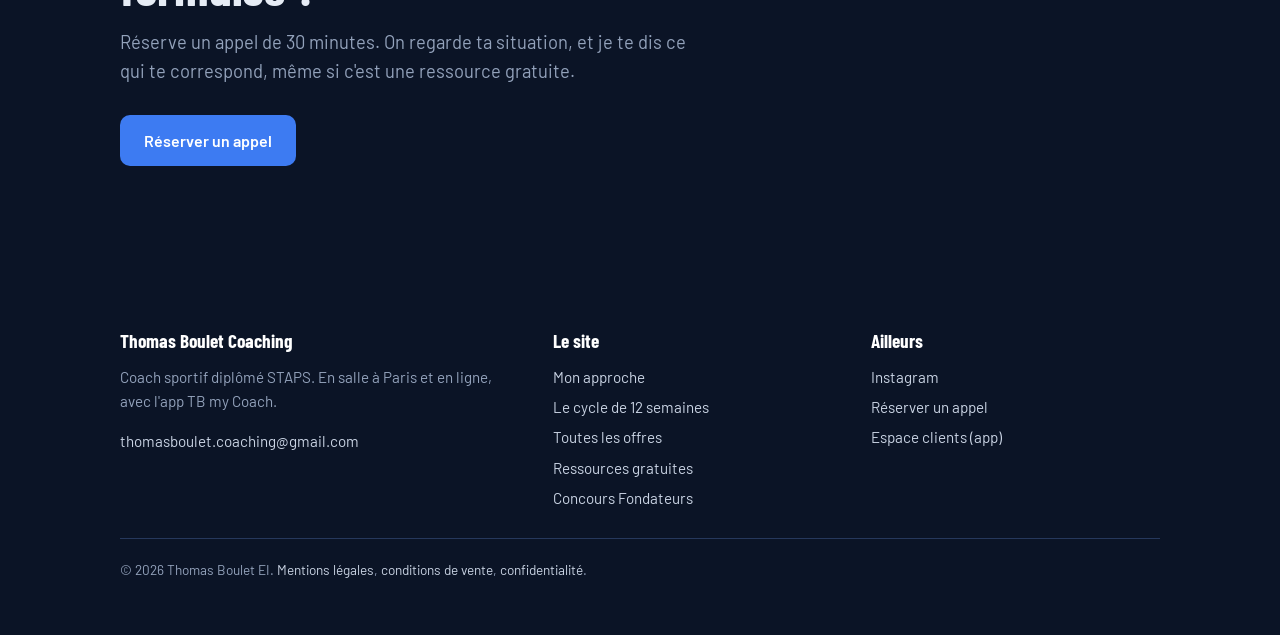
<file: offres.html>
<!DOCTYPE html>
<html lang="fr">
<head>
<meta charset="utf-8">
<meta name="viewport" content="width=device-width, initial-scale=1, viewport-fit=cover">
<title>Offres · Thomas Boulet</title>
<meta name="description" content="Toutes les offres de Thomas Boulet Coaching : accompagnement de 12 semaines, suivi mensuel, essai de l'app TB my Coach, guides et outils.">
<link rel="canonical" href="https://thomasbouletcoaching-lab.github.io/thomasboulet-coaching/offres.html">
<meta property="og:url" content="https://thomasbouletcoaching-lab.github.io/thomasboulet-coaching/offres.html">
<meta name="theme-color" content="#0B1426">
<link rel="icon" href="favicon.ico"><link rel="icon" type="image/png" href="favicon-clair.png" media="(prefers-color-scheme: light)"><link rel="icon" type="image/png" href="favicon-sombre.png" media="(prefers-color-scheme: dark)">
<link rel="apple-touch-icon" href="apple-touch-icon.png">
<meta property="og:type" content="website">
<meta property="og:locale" content="fr_FR">
<meta property="og:title" content="Offres · Thomas Boulet">
<meta property="og:description" content="Toutes les offres de Thomas Boulet Coaching : accompagnement de 12 semaines, suivi mensuel, essai de l'app TB my Coach, guides et outils.">
<meta property="og:image" content="https://thomasbouletcoaching-lab.github.io/thomasboulet-coaching/img/partage.jpg">
<link rel="preconnect" href="https://fonts.googleapis.com"><link rel="preconnect" href="https://fonts.gstatic.com" crossorigin>
<link href="https://fonts.googleapis.com/css2?family=Barlow+Condensed:wght@600;700&family=Barlow:wght@400;500;600&display=swap" rel="stylesheet">
<link rel="stylesheet" href="style.css">
</head>
<body>
<a class="saut" href="#contenu">Aller au contenu</a>
<header class="nav">
  <div class="wrap">
    <a class="marque" href="index.html"><img src="img/logo.png" alt="" width="36" height="36">Thomas Boulet</a>
    <button class="burger" type="button" aria-expanded="false" aria-controls="menu">Menu</button>
    <ul class="liens" id="menu"><li><a href="index.html">Accueil</a></li><li><a href="methode.html">Mon approche</a></li><li><a href="offres.html" aria-current="page">Offres</a></li><li><a href="ressources.html">Ressources</a></li><li><a class="btn btn-plein" href="coaching.html#candidature">Candidater</a></li></ul>
  </div>
</header>
<main id="contenu">
<section class="page-tete">
  <div class="wrap">
    <h1>Offres</h1>
    <p>De l'accompagnement complet aux ressources gratuites. Certaines offres sont encore en préparation : inscris-toi pour être prévenu de leur ouverture.</p>
  </div>
</section>
<section class="bloc">
  <div class="wrap" data-catalogue>
    <p>Chargement des offres…</p>
  </div>
  <noscript><div class="wrap"><p>Active JavaScript pour voir les offres, ou va directement au <a href="coaching.html">cycle de 12 semaines</a>.</p></div></noscript>
</section>
<section class="bloc bloc-nuit">
  <div class="wrap final">
    <h2>Tu hésites entre deux formules ?</h2>
    <p class="intro" style="margin-top:16px">Réserve un appel de 30 minutes. On regarde ta situation, et je te dis ce qui te correspond, même si c'est une ressource gratuite.</p>
    <div class="actions"><a class="btn btn-plein" href="https://calendly.com/thomboulet/30min" rel="noopener">Réserver un appel</a></div>
  </div>
</section>
</main>
<footer class="pied">
  <div class="wrap">
    <div>
      <b>Thomas Boulet Coaching</b>
      <p>Coach sportif diplômé STAPS. En salle à Paris et en ligne, avec l'app TB my Coach.</p>
      <p><a href="mailto:thomasboulet.coaching@gmail.com">thomasboulet.coaching@gmail.com</a></p>
    </div>
    <div>
      <b>Le site</b>
      <ul>
        <li><a href="methode.html">Mon approche</a></li>
        <li><a href="coaching.html">Le cycle de 12 semaines</a></li>
        <li><a href="offres.html">Toutes les offres</a></li>
        <li><a href="ressources.html">Ressources gratuites</a></li>
        <li><a href="concours.html">Concours Fondateurs</a></li>
      </ul>
    </div>
    <div>
      <b>Ailleurs</b>
      <ul>
        <li><a href="https://instagram.com/thomasboulet.coaching" rel="noopener">Instagram</a></li>
        <li><a href="https://calendly.com/thomboulet/30min" rel="noopener">Réserver un appel</a></li>
        <li><a href="https://thomasbouletcoaching-lab.github.io/tb-coaching-app/">Espace clients (app)</a></li>
      </ul>
    </div>
    <p class="bas">© <span data-annee>2026</span> Thomas Boulet EI. <a href="mentions-legales.html">Mentions légales</a>, <a href="https://thomasbouletcoaching-lab.github.io/tb-coaching-app/cgv.html">conditions de vente</a>, <a href="https://thomasbouletcoaching-lab.github.io/tb-coaching-app/confidentialite.html">confidentialité</a>.</p>
  </div>
</footer>
<script src="produits.js"></script>
<script src="site.js"></script>
</body>
</html>
</file>
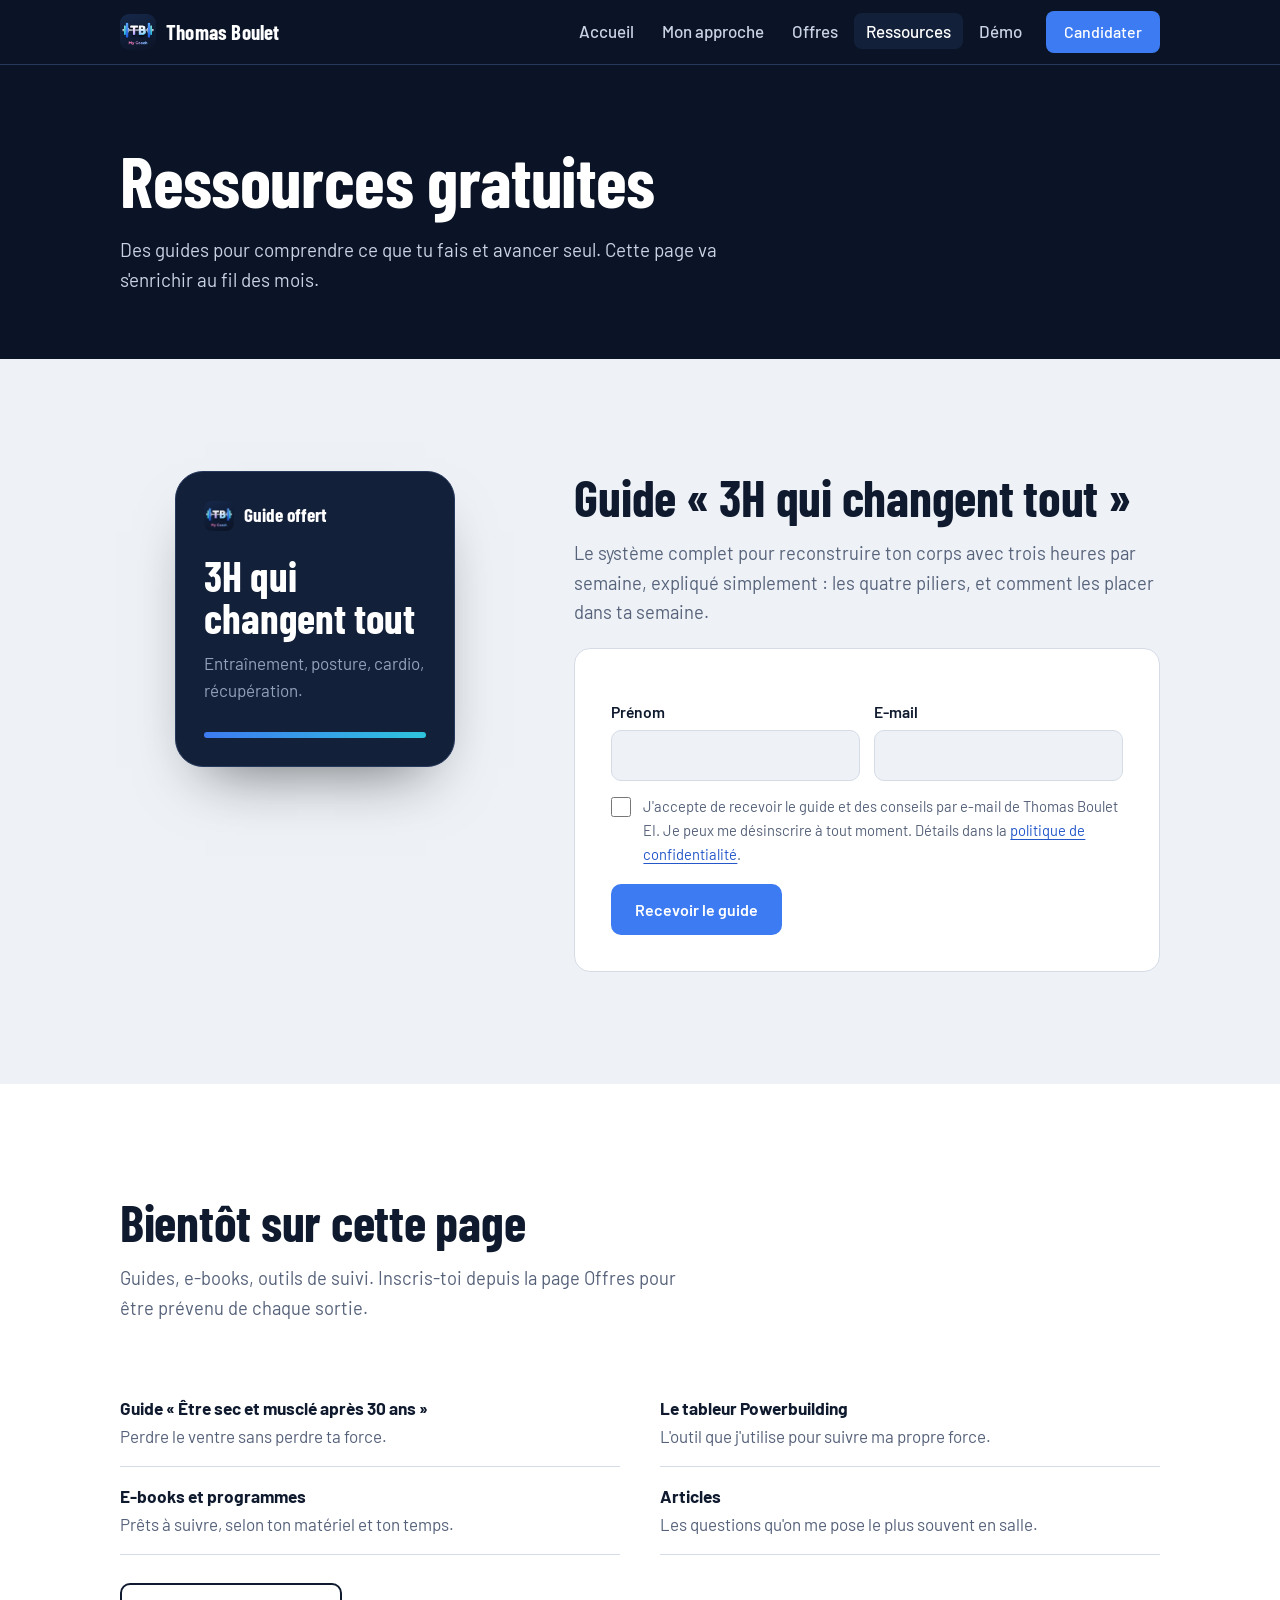
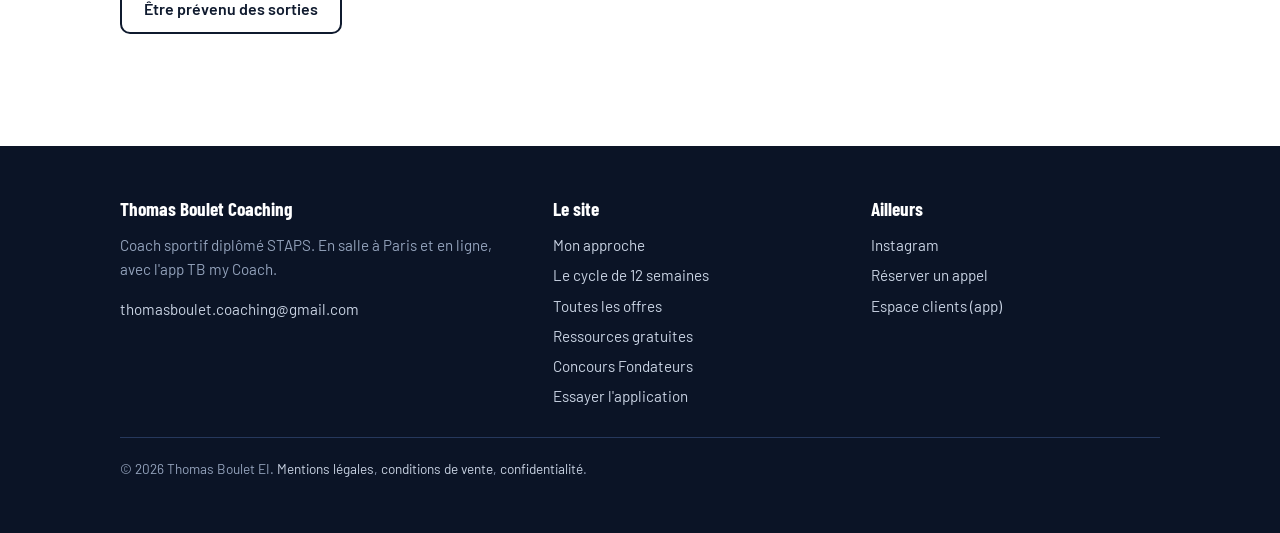
<file: ressources.html>
<!DOCTYPE html>
<html lang="fr">
<head>
<meta charset="utf-8">
<meta name="viewport" content="width=device-width, initial-scale=1, viewport-fit=cover">
<title>Ressources gratuites · Thomas Boulet</title>
<meta name="description" content="Guides gratuits de Thomas Boulet, coach diplômé STAPS : 3 heures par semaine pour reconstruire un corps fort et sec après 30 ans.">
<link rel="canonical" href="https://thomasbouletcoaching-lab.github.io/thomasboulet-coaching/ressources.html">
<meta property="og:url" content="https://thomasbouletcoaching-lab.github.io/thomasboulet-coaching/ressources.html">
<meta name="theme-color" content="#0B1426">
<link rel="icon" href="favicon.ico"><link rel="icon" type="image/png" href="favicon-clair.png" media="(prefers-color-scheme: light)"><link rel="icon" type="image/png" href="favicon-sombre.png" media="(prefers-color-scheme: dark)">
<link rel="apple-touch-icon" href="apple-touch-icon.png">
<meta property="og:type" content="website">
<meta property="og:locale" content="fr_FR">
<meta property="og:title" content="Ressources gratuites · Thomas Boulet">
<meta property="og:description" content="Guides gratuits de Thomas Boulet, coach diplômé STAPS : 3 heures par semaine pour reconstruire un corps fort et sec après 30 ans.">
<meta property="og:image" content="https://thomasbouletcoaching-lab.github.io/thomasboulet-coaching/img/partage.jpg">
<link rel="preconnect" href="https://fonts.googleapis.com"><link rel="preconnect" href="https://fonts.gstatic.com" crossorigin>
<link href="https://fonts.googleapis.com/css2?family=Barlow+Condensed:wght@600;700&family=Barlow:wght@400;500;600&display=swap" rel="stylesheet">
<link rel="stylesheet" href="style.css">
</head>
<body>
<a class="saut" href="#contenu">Aller au contenu</a>
<header class="nav">
  <div class="wrap">
    <a class="marque" href="index.html"><img src="img/logo.png" alt="" width="36" height="36">Thomas Boulet</a>
    <button class="burger" type="button" aria-expanded="false" aria-controls="menu">Menu</button>
    <ul class="liens" id="menu"><li><a href="index.html">Accueil</a></li><li><a href="methode.html">Mon approche</a></li><li><a href="offres.html">Offres</a></li><li><a href="ressources.html" aria-current="page">Ressources</a></li><li><a href="demo.html">Démo</a></li><li><a class="btn btn-plein" href="coaching.html#candidature">Candidater</a></li></ul>
  </div>
</header>
<main id="contenu">
<section class="page-tete">
  <div class="wrap">
    <h1>Ressources gratuites</h1>
    <p>Des guides pour comprendre ce que tu fais et avancer seul. Cette page va s'enrichir au fil des mois.</p>
  </div>
</section>
<section class="bloc" id="guide-3h">
  <div class="wrap duo">
    <div class="ecran" aria-hidden="true" style="max-width:280px;padding:28px">
      <div class="barre-app"><img src="img/logo.png" alt=""><b>Guide offert</b></div>
      <p style="font-family:var(--titre);font-weight:700;font-size:2.6rem;line-height:1;color:#fff;margin:24px 0 12px">3H qui changent tout</p>
      <p style="color:var(--acier);margin:0">Entraînement, posture, cardio, récupération.</p>
      <div class="jauge" style="height:6px;background:var(--nuit-3);border-radius:3px;margin-top:28px;overflow:hidden"><i style="display:block;height:100%;width:100%;background:linear-gradient(90deg,var(--bleu),var(--cyan))"></i></div>
    </div>
    <div class="lisible">
      <h2 style="margin-bottom:16px">Guide « 3H qui changent tout »</h2>
      <p class="intro">Le système complet pour reconstruire ton corps avec trois heures par semaine, expliqué simplement : les quatre piliers, et comment les placer dans ta semaine.</p>
      <form class="form" data-lead="guide-3h" data-merci="C'est envoyé{p}. &lt;a class=&quot;btn btn-plein&quot; style=&quot;margin-top:12px&quot; href=&quot;guide-3h-qui-changent-tout.pdf&quot; download&gt;Télécharger le guide (PDF)&lt;/a&gt;" novalidate style="margin-top:20px">
        <div class="deux">
          <label>Prénom<input name="name" required maxlength="80" autocomplete="given-name"></label>
          <label>E-mail<input name="email" type="email" required maxlength="200" autocomplete="email"></label>
        </div>
        <div class="pot" aria-hidden="true"><label>Ne pas remplir<input name="site_web" tabindex="-1" autocomplete="off"></label></div>
        <label class="accord"><input type="checkbox" name="consent" required><span>J'accepte de recevoir le guide et des conseils par e-mail de Thomas Boulet EI. Je peux me désinscrire à tout moment. Détails dans la <a href="https://thomasbouletcoaching-lab.github.io/tb-coaching-app/confidentialite.html">politique de confidentialité</a>.</span></label>
        <div class="actions" style="margin-top:18px"><button class="btn btn-plein" type="submit">Recevoir le guide</button></div>
        <div class="retour" role="status" aria-live="polite"></div>
      </form>
    </div>
  </div>
</section>
<section class="bloc bloc-blanc">
  <div class="wrap">
    <div class="tete">
      <h2>Bientôt sur cette page</h2>
      <p class="intro">Guides, e-books, outils de suivi. Inscris-toi depuis la page Offres pour être prévenu de chaque sortie.</p>
    </div>
    <ul class="inclus">
      <li><b>Guide « Être sec et musclé après 30 ans »</b><span>Perdre le ventre sans perdre ta force.</span></li>
      <li><b>Le tableur Powerbuilding</b><span>L'outil que j'utilise pour suivre ma propre force.</span></li>
      <li><b>E-books et programmes</b><span>Prêts à suivre, selon ton matériel et ton temps.</span></li>
      <li><b>Articles</b><span>Les questions qu'on me pose le plus souvent en salle.</span></li>
    </ul>
    <div class="actions"><a class="btn btn-ligne" href="offres.html#ressources">Être prévenu des sorties</a></div>
  </div>
</section>
</main>
<footer class="pied">
  <div class="wrap">
    <div>
      <b>Thomas Boulet Coaching</b>
      <p>Coach sportif diplômé STAPS. En salle à Paris et en ligne, avec l'app TB my Coach.</p>
      <p><a href="mailto:thomasboulet.coaching@gmail.com">thomasboulet.coaching@gmail.com</a></p>
    </div>
    <div>
      <b>Le site</b>
      <ul>
        <li><a href="methode.html">Mon approche</a></li>
        <li><a href="coaching.html">Le cycle de 12 semaines</a></li>
        <li><a href="offres.html">Toutes les offres</a></li>
        <li><a href="ressources.html">Ressources gratuites</a></li>
        <li><a href="concours.html">Concours Fondateurs</a></li><li><a href="demo.html">Essayer l'application</a></li>
      </ul>
    </div>
    <div>
      <b>Ailleurs</b>
      <ul>
        <li><a href="https://instagram.com/thomasboulet.coaching" rel="noopener">Instagram</a></li>
        <li><a href="https://calendly.com/thomboulet/30min" rel="noopener">Réserver un appel</a></li>
        <li><a href="https://thomasbouletcoaching-lab.github.io/tb-coaching-app/">Espace clients (app)</a></li>
      </ul>
    </div>
    <p class="bas">© <span data-annee>2026</span> Thomas Boulet EI. <a href="mentions-legales.html">Mentions légales</a>, <a href="https://thomasbouletcoaching-lab.github.io/tb-coaching-app/cgv.html">conditions de vente</a>, <a href="https://thomasbouletcoaching-lab.github.io/tb-coaching-app/confidentialite.html">confidentialité</a>.</p>
  </div>
</footer>
<script src="produits.js"></script>
<script src="site.js"></script>
</body>
</html>
</file>
<file: style.css>
/* Thomas Boulet Coaching · site vitrine
   Identité reprise de l'app TB my Coach : bleu nuit, bleu électrique, cyan.
   Typo : Barlow Condensed (titres), Barlow (texte). */

:root{
  --nuit:#0B1426;
  --nuit-2:#13203A;
  --nuit-3:#1C2C4C;
  --bleu:#3D7BF2;
  --bleu-fonce:#2457C9;
  --cyan:#2EC4DD;
  --craie:#EEF2F7;
  --papier:#FFFFFF;
  --encre:#0F1A2E;
  --gris:#56627A;
  --acier:#93A2BB;
  --trait:#D5DCE6;
  --trait-nuit:#26385C;
  --ok:#1D7A4C;
  --ko:#B3261E;
  --titre:"Barlow Condensed","Arial Narrow",system-ui,sans-serif;
  --texte:"Barlow",system-ui,-apple-system,"Segoe UI",sans-serif;
  --large:1120px;
  --gouttiere:clamp(16px,4vw,40px);
}

*,*::before,*::after{box-sizing:border-box}
html{-webkit-text-size-adjust:100%;scroll-behavior:smooth}
@media (prefers-reduced-motion:reduce){html{scroll-behavior:auto}}
body{margin:0;background:var(--craie);color:var(--encre);font-family:var(--texte);font-size:17px;line-height:1.6;overflow-x:hidden}
img{max-width:100%;height:auto;display:block}
[hidden]{display:none!important}
a{color:var(--bleu-fonce);text-underline-offset:3px}
a:hover{color:var(--bleu)}
:focus-visible{outline:3px solid var(--cyan);outline-offset:3px;border-radius:4px}
h1,h2,h3{font-family:var(--titre);font-weight:700;line-height:1.02;letter-spacing:-.005em;margin:0}
h1{font-size:clamp(2.9rem,8vw,5.6rem)}
h2{font-size:clamp(2.1rem,4.6vw,3.2rem)}
h3{font-size:1.55rem;line-height:1.1}
p{margin:0 0 1em}
.wrap{max-width:var(--large);margin:0 auto;padding:0 var(--gouttiere)}
.lisible{max-width:64ch}
.saut{position:absolute;left:-9999px}
.saut:focus{left:16px;top:16px;z-index:200;background:#fff;padding:8px 12px}

/* Navigation */
.nav{position:sticky;top:0;z-index:50;background:var(--nuit);color:#fff;border-bottom:1px solid var(--trait-nuit)}
.nav .wrap{display:flex;align-items:center;justify-content:space-between;height:64px;gap:16px}
.marque{display:flex;align-items:center;gap:10px;color:#fff;text-decoration:none;font-family:var(--titre);font-weight:700;font-size:1.3rem;letter-spacing:.01em}
.marque img{width:36px;height:36px;border-radius:9px}
.marque:hover{color:#fff}
.liens{display:flex;gap:4px;align-items:center;list-style:none;margin:0;padding:0}
.liens a{color:#C9D3E3;text-decoration:none;padding:8px 12px;border-radius:8px;font-weight:500}
.liens a:hover,.liens a[aria-current="page"]{color:#fff;background:var(--nuit-2)}
.liens .btn{margin-left:8px}
.burger{display:none;background:none;border:1px solid var(--trait-nuit);color:#fff;border-radius:8px;padding:8px 12px;font:inherit;font-weight:600;cursor:pointer}
@media (max-width:860px){
  .burger{display:block}
  .liens{display:none;position:absolute;top:64px;left:0;right:0;background:var(--nuit);flex-direction:column;align-items:stretch;padding:8px var(--gouttiere) 20px;border-bottom:1px solid var(--trait-nuit)}
  .liens.ouvert{display:flex}
  .liens a{padding:12px}
  .liens .btn{margin:8px 0 0;text-align:center}
}

/* Boutons */
.btn{display:inline-block;font-family:var(--texte);font-weight:600;font-size:1rem;line-height:1.2;text-decoration:none;padding:14px 22px;border-radius:10px;border:2px solid transparent;cursor:pointer;transition:background .15s,border-color .15s,color .15s}
.btn-plein{background:var(--bleu);color:#fff}
.btn-plein:hover{background:var(--bleu-fonce);color:#fff}
.btn-ligne{border-color:currentColor;color:inherit;background:transparent}
.btn-ligne:hover{color:inherit;background:rgba(127,150,190,.14)}
.nav .btn{padding:9px 16px;color:#fff}
.actions{display:flex;flex-wrap:wrap;gap:12px;margin-top:28px}

/* Sections */
.bloc{padding:clamp(64px,9vw,112px) 0}
.bloc-nuit{background:var(--nuit);color:#E6ECF5}
.bloc-nuit a:not(.btn){color:#8FB4FF}
.bloc-blanc{background:var(--papier)}
.intro{color:var(--gris);font-size:1.15rem;max-width:58ch}
.bloc-nuit .intro{color:var(--acier)}
.tete{margin-bottom:clamp(32px,5vw,56px)}
.tete h2{margin-bottom:16px}

/* Hero */
.hero{background:var(--nuit);color:#fff;overflow:hidden;position:relative}
.hero .wrap{display:grid;grid-template-columns:1.15fr .85fr;gap:clamp(24px,5vw,64px);align-items:end;padding-top:clamp(40px,7vw,88px)}
.hero h1{color:#fff}
.hero h1 span{display:block}
.hero .texte{padding-bottom:clamp(40px,7vw,88px)}
.hero p.sous{font-size:clamp(1.1rem,2vw,1.3rem);color:#C9D3E3;max-width:44ch;margin:24px 0 0}
.hero .portrait{position:relative;align-self:end}
.hero .portrait{display:flex;justify-content:center}
.hero .portrait img{position:relative;width:auto;max-width:100%;max-height:min(80vh,720px);height:auto;filter:drop-shadow(0 20px 40px rgba(0,0,0,.45))}
.hero .portrait::before{content:"";position:absolute;left:50%;top:18%;width:110%;max-width:520px;aspect-ratio:1;transform:translateX(-50%);border-radius:50%;background:radial-gradient(circle,rgba(61,123,242,.55) 0%,rgba(46,196,221,.18) 45%,transparent 70%);pointer-events:none}
.preuves{display:flex;flex-wrap:wrap;gap:8px 24px;margin:28px 0 0;padding:0;list-style:none;color:var(--acier);font-size:.98rem}
.preuves li{display:flex;gap:8px;align-items:center}
.preuves li::before{content:"";width:8px;height:8px;border-radius:2px;background:var(--cyan)}
@media (max-width:860px){
  .hero .wrap{grid-template-columns:1fr}
  .hero .portrait{order:-1;max-width:340px;margin:0 auto;width:100%}
  .hero .portrait img{max-width:100%;width:auto;max-height:56vh}
  .hero .portrait::before{top:10%}
  .hero .texte{padding-bottom:56px}
}

/* La semaine de 168 heures */
.semaine{display:grid;grid-template-columns:auto 1fr;gap:6px 14px;align-items:center;max-width:820px}
.semaine .jour{font-family:var(--titre);font-weight:600;color:var(--acier);font-size:1rem;width:2.4em}
.semaine .heures{display:grid;grid-template-columns:repeat(24,1fr);gap:3px}
.semaine .h{aspect-ratio:1;border-radius:3px;background:var(--nuit-3)}
.semaine .h.on{background:var(--cyan);box-shadow:0 0 0 2px rgba(46,196,221,.25)}
.semaine.anim .h.on{animation:allume .5s ease-out both}
.semaine.anim .h.on:nth-of-type(n){animation-delay:var(--d,0s)}
@keyframes allume{from{background:var(--nuit-3);box-shadow:none}to{background:var(--cyan)}}
@media (prefers-reduced-motion:reduce){.semaine.anim .h.on{animation:none}}
.repere{display:flex;justify-content:space-between;grid-column:2;color:var(--acier);font-size:.8rem;margin-top:2px}
.legende-semaine{margin-top:28px;display:grid;grid-template-columns:repeat(3,minmax(0,1fr));gap:24px;max-width:820px}
.legende-semaine div{border-top:2px solid var(--cyan);padding-top:12px}
.legende-semaine b{display:block;font-family:var(--titre);font-size:1.35rem;color:#fff;font-weight:600}
.legende-semaine span{color:var(--acier);font-size:.98rem}
@media (max-width:640px){.semaine .heures{gap:2px}.semaine{gap:4px 8px}.legende-semaine{grid-template-columns:1fr;gap:16px}}

/* Différences : liste à deux colonnes "eux / moi" */
.difference{display:grid;gap:0;border-top:1px solid var(--trait)}
.difference .ligne{display:grid;grid-template-columns:minmax(0,.9fr) minmax(0,1.1fr);gap:24px;padding:24px 0;border-bottom:1px solid var(--trait)}
.difference .eux{color:var(--gris);font-size:1.02rem}
.difference .eux s{text-decoration-color:rgba(86,98,122,.5)}
.difference .moi h3{margin-bottom:6px}
.difference .moi p{margin:0;color:var(--gris)}
.difference .entete{font-family:var(--titre);font-weight:600;font-size:1.1rem;color:var(--gris);padding:12px 0;border-bottom:1px solid var(--trait)}
@media (max-width:700px){.difference .ligne{grid-template-columns:1fr;gap:8px}.difference .entete{display:none}}

/* Poutres de la méthode */
.poutres{display:grid;grid-template-columns:repeat(4,minmax(0,1fr));gap:0;border-left:1px solid var(--trait-nuit)}
.poutre{padding:8px 24px 8px;border-right:1px solid var(--trait-nuit)}
.poutre .mot{font-family:var(--titre);font-weight:700;font-size:clamp(2.2rem,4vw,3rem);color:#fff;line-height:1;margin-bottom:12px}
.poutre p{color:var(--acier);margin:0}
.poutre .barre{height:6px;background:linear-gradient(90deg,var(--bleu),var(--cyan));border-radius:3px;margin-bottom:20px}
@media (max-width:860px){.poutres{grid-template-columns:1fr 1fr;row-gap:32px}}
@media (max-width:520px){.poutres{grid-template-columns:1fr}}

/* Bloc portrait / histoire */
.duo{display:grid;grid-template-columns:.8fr 1.2fr;gap:clamp(28px,5vw,72px);align-items:start}
.duo img{border-radius:16px;width:100%}
@media (max-width:860px){.duo{grid-template-columns:1fr}.duo img{max-width:360px}}
.chiffres{display:grid;grid-template-columns:repeat(3,minmax(0,1fr));gap:16px;margin:28px 0;padding:0;list-style:none}
.chiffres li{border-left:3px solid var(--bleu);padding:2px 0 2px 14px}
.chiffres b{display:block;font-family:var(--titre);font-size:2rem;line-height:1}
.chiffres span{color:var(--gris);font-size:.92rem}
@media (max-width:520px){.chiffres{grid-template-columns:1fr 1fr}}

/* Vidéo de présentation */
.bloc-vsl{padding-top:0;border-top:1px solid var(--trait-nuit)}
.bloc-vsl .wrap{padding-top:clamp(32px,5vw,56px)}
.vsl-cadre{max-width:900px;margin:0 auto;aspect-ratio:16/9;border-radius:16px;overflow:hidden;background:#000;box-shadow:0 30px 60px -30px rgba(0,0,0,.7)}
.vsl-cadre iframe,.vsl-cadre video{width:100%;height:100%;border:0;display:block}
.vsl-legende{max-width:900px;margin:16px auto 0;color:var(--acier);text-align:center}

/* Résultats clients */
.resultats{display:grid;grid-template-columns:repeat(auto-fill,minmax(280px,1fr));gap:20px}
.resultat{background:var(--papier);border:1px solid var(--trait);border-radius:14px;overflow:hidden;display:flex;flex-direction:column}
.bloc-blanc .resultat{background:var(--craie)}
.resultat img{width:100%;aspect-ratio:4/5;object-fit:cover}
.resultat-corps{padding:20px}
.resultat-chiffres{list-style:none;margin:0 0 14px;padding:0;display:grid;gap:4px}
.resultat-chiffres li{font-family:var(--titre);font-weight:700;font-size:1.35rem;line-height:1.15}
.resultat blockquote{margin:0 0 12px;color:var(--encre);font-size:1.02rem}
.resultat-qui{margin:0;color:var(--gris);font-size:.92rem}

/* FAQ */
.faq{max-width:820px;border-top:1px solid var(--trait)}
.faq details{border-bottom:1px solid var(--trait)}
.faq summary{cursor:pointer;list-style:none;padding:20px 40px 20px 0;font-weight:600;font-size:1.08rem;position:relative}
.faq summary::-webkit-details-marker{display:none}
.faq summary::after{content:"+";position:absolute;right:6px;top:50%;transform:translateY(-50%);font-family:var(--titre);font-size:1.8rem;color:var(--bleu);line-height:1}
.faq details[open] summary::after{content:"–"}
.faq details p{margin:0 0 22px;color:var(--gris);max-width:68ch}

/* Empilement de valeur */
.pile{list-style:none;margin:0;padding:0;counter-reset:p;border-top:2px solid var(--encre)}
.pile li{counter-increment:p;display:grid;grid-template-columns:2.4rem 1fr auto;gap:4px 18px;align-items:baseline;padding:18px 0;border-bottom:1px solid var(--trait)}
.pile li::before{content:counter(p);font-family:var(--titre);font-weight:700;font-size:1.5rem;color:var(--bleu);line-height:1}
.pile b{display:block;font-size:1.08rem}
.pile span{color:var(--gris)}
.pile em{font-style:normal;font-family:var(--titre);font-weight:700;font-size:1.15rem;white-space:nowrap;text-align:right;color:var(--encre)}
@media (max-width:640px){.pile li{grid-template-columns:2rem 1fr}.pile em{grid-column:2;text-align:left;color:var(--bleu-fonce)}}

/* Tarif fondateur */
.tarif{display:grid;grid-template-columns:1.1fr .9fr;gap:clamp(28px,5vw,64px);align-items:start}
.tarif-texte .intro{margin:16px 0 28px}
.tarif-texte h3{color:#fff;margin-bottom:14px}
.tarif-carte{background:#fff;color:var(--encre);border-radius:18px;padding:clamp(24px,4vw,36px);box-shadow:0 30px 60px -30px rgba(0,0,0,.6)}
.tarif-etiquette{font-weight:600;color:var(--gris);margin:0 0 14px}
.tarif-normal{margin:0;color:var(--gris);font-size:1.05rem}
.tarif-normal s{text-decoration-thickness:2px;text-decoration-color:var(--ko)}
.tarif-prix{font-family:var(--titre);font-weight:700;font-size:clamp(3.4rem,8vw,4.6rem);line-height:1;margin:4px 0 6px}
.tarif-semaine{color:var(--gris);margin:0 0 22px}
.places{margin:0 0 22px}
.places-jauge{display:grid;grid-template-columns:repeat(10,1fr);gap:5px;margin-bottom:10px}
.places-jauge i{height:10px;border-radius:3px;background:linear-gradient(90deg,var(--bleu),var(--cyan))}
.places-jauge i.prise{background:var(--trait)}
.places-texte{margin:0;font-size:.98rem}
.places-texte b{font-family:var(--titre);font-size:1.3rem}
.tarif-carte .btn{width:100%;text-align:center}
.tarif-note{font-size:.85rem;color:var(--gris);margin:14px 0 0}
@media (max-width:860px){.tarif{grid-template-columns:1fr}}
.prix-barre{font-size:.55em;color:var(--gris);font-weight:600;margin-left:6px;text-decoration-thickness:2px;text-decoration-color:var(--ko)}
.offre.phare .prix-barre{color:var(--acier)}

/* Concours */
.concours{display:grid;grid-template-columns:1.2fr .8fr;gap:clamp(28px,5vw,64px);align-items:center}
.concours .intro{margin:16px 0}
.concours p:not(.intro){color:var(--gris)}
.concours-points{list-style:none;margin:0;padding:0;display:grid;gap:14px}
.concours-points li{display:grid;grid-template-columns:4.2rem 1fr;align-items:center;gap:14px;padding:14px 18px;border-radius:12px;background:var(--craie)}
.concours-points b{font-family:var(--titre);font-size:2.4rem;line-height:1;color:var(--bleu)}
.concours-points span{color:var(--encre)}
@media (max-width:760px){.concours{grid-template-columns:1fr}}
.tableau{width:100%;border-collapse:collapse;margin:8px 0 18px;font-size:.98rem}
.tableau th,.tableau td{text-align:left;padding:10px 12px;border-bottom:1px solid var(--trait);vertical-align:top}
.tableau th{font-family:var(--titre);font-size:1.05rem;border-bottom:2px solid var(--encre)}
.tableau td:last-child,.tableau th:last-child{text-align:right;white-space:nowrap}

/* Offres */
.offres{display:grid;grid-template-columns:repeat(auto-fill,minmax(300px,1fr));gap:20px}
.offre{background:var(--papier);border:1px solid var(--trait);border-radius:14px;padding:24px;display:flex;flex-direction:column}
.offre.phare{background:var(--nuit);color:#E6ECF5;border-color:var(--nuit);grid-column:1/-1;display:grid;grid-template-columns:1.2fr .8fr;gap:24px 40px;padding:clamp(24px,4vw,40px)}
.offre.phare h3{color:#fff;font-size:clamp(1.9rem,3.4vw,2.5rem)}
.offre.phare .desc{color:#C9D3E3}
.offre.phare ul{color:#C9D3E3}
@media (max-width:760px){.offre.phare{grid-template-columns:1fr}}
.offre .statut{align-self:flex-start;font-size:.85rem;font-weight:600;padding:4px 10px;border-radius:999px;margin-bottom:14px;background:var(--craie);color:var(--gris)}
.offre .statut.dispo{background:rgba(29,122,76,.12);color:var(--ok)}
.offre.phare .statut{background:rgba(46,196,221,.16);color:var(--cyan)}
.offre h3{margin-bottom:8px}
.offre .desc{color:var(--gris);margin-bottom:14px}
.offre ul{padding-left:18px;margin:0 0 16px;color:var(--gris)}
.offre li{margin:4px 0}
.offre .prix{font-family:var(--titre);font-weight:700;font-size:2rem;line-height:1;margin:auto 0 4px}
.offre.phare .prix{font-size:3rem;color:#fff;margin:0 0 6px}
.offre .note{font-size:.85rem;color:var(--gris);margin-bottom:16px}
.offre.phare .note{color:var(--acier)}
.offre .btn{align-self:flex-start}
.famille{margin:48px 0 16px;font-size:1.8rem}
.famille:first-child{margin-top:0}

/* Étapes (vraie séquence) */
.etapes{list-style:none;margin:0;padding:0;display:grid;grid-template-columns:repeat(4,minmax(0,1fr));gap:24px;counter-reset:e}
.etapes li{counter-increment:e;border-top:2px solid var(--encre);padding-top:14px}
.etapes li::before{content:counter(e);font-family:var(--titre);font-weight:700;font-size:2.4rem;line-height:1;color:var(--bleu);display:block;margin-bottom:8px}
.etapes b{display:block;font-size:1.08rem;margin-bottom:4px}
.etapes span{color:var(--gris);font-size:.98rem}
@media (max-width:860px){.etapes{grid-template-columns:1fr 1fr}}
@media (max-width:520px){.etapes{grid-template-columns:1fr}}

/* Listes "contenu" */
.inclus{display:grid;grid-template-columns:repeat(2,minmax(0,1fr));gap:0 40px;list-style:none;margin:0;padding:0}
.inclus li{padding:16px 0;border-bottom:1px solid var(--trait)}
.inclus b{display:block;font-size:1.08rem}
.inclus span{color:var(--gris)}
@media (max-width:700px){.inclus{grid-template-columns:1fr}}
.non{list-style:none;padding:0;margin:0;display:grid;gap:18px}
.non li{padding-left:20px;border-left:3px solid var(--trait-nuit)}
.non b{color:#fff;display:block;font-size:1.08rem}
.non span{color:var(--acier)}

/* App */
.app{display:grid;grid-template-columns:1fr 1fr;gap:clamp(28px,5vw,72px);align-items:center}
.ecran{background:var(--nuit-2);border:1px solid var(--trait-nuit);border-radius:28px;padding:18px;max-width:320px;margin:0 auto;box-shadow:0 30px 60px -30px rgba(0,0,0,.6)}
.ecran .barre-app{display:flex;align-items:center;gap:10px;margin-bottom:14px}
.ecran .barre-app img{width:30px;height:30px;border-radius:8px}
.ecran .barre-app b{color:#fff;font-family:var(--titre);font-size:1.2rem}
.ecran .carte{background:var(--nuit);border-radius:14px;padding:12px 14px;margin-bottom:10px;color:#C9D3E3;font-size:.92rem}
.ecran .carte b{color:#fff;display:block;font-size:1rem}
.ecran .serie{display:flex;justify-content:space-between;border-top:1px solid var(--trait-nuit);padding:6px 0;font-variant-numeric:tabular-nums}
.ecran .serie:first-of-type{border-top:0}
.ecran .fait{color:var(--cyan)}
.ecran .jauge{height:6px;background:var(--nuit-3);border-radius:3px;margin-top:8px;overflow:hidden}
.ecran .jauge i{display:block;height:100%;width:72%;background:linear-gradient(90deg,var(--bleu),var(--cyan))}
@media (max-width:860px){.app{grid-template-columns:1fr}}

/* Formulaires */
.form{background:var(--papier);border:1px solid var(--trait);border-radius:16px;padding:clamp(20px,4vw,36px);max-width:760px}
.form label{display:block;margin:14px 0 0;font-weight:600;font-size:.98rem}
.form input,.form select,.form textarea{width:100%;margin-top:6px;padding:12px 14px;border:1px solid var(--trait);border-radius:10px;background:var(--craie);color:var(--encre);font:inherit;font-size:16px}
.form textarea{min-height:96px;resize:vertical}
.form .deux{display:grid;grid-template-columns:1fr 1fr;gap:0 14px}
@media (max-width:560px){.form .deux{grid-template-columns:1fr}}
.form .aide{color:var(--gris);font-weight:400;font-size:.88rem}
.form .accord{display:flex;gap:12px;align-items:flex-start;font-weight:400;font-size:.92rem;color:var(--gris)}
.form .accord input{width:20px;height:20px;margin:2px 0 0;flex:0 0 auto}
.pot{position:absolute;left:-9999px;width:1px;height:1px;overflow:hidden}
.retour{padding:12px 14px;border-radius:10px;margin-top:14px}
.retour:empty{display:none}
.retour.ok{background:rgba(29,122,76,.1);border:1px solid rgba(29,122,76,.3)}
.retour.ko{background:rgba(179,38,30,.08);border:1px solid rgba(179,38,30,.3)}
.form-mini{display:flex;gap:10px;flex-wrap:wrap;margin-top:16px}
.form-mini input[type=email],.form-mini input[type=text]{flex:1 1 200px;padding:12px 14px;border:1px solid var(--trait);border-radius:10px;font:inherit;font-size:16px;background:var(--papier)}

/* Appel à l'action final */
.final{text-align:left}
.final h2{max-width:18ch}

/* Pied de page */
.pied{background:var(--nuit);color:var(--acier);padding:48px 0 40px;font-size:.95rem}
.pied .wrap{display:grid;grid-template-columns:1.4fr 1fr 1fr;gap:28px}
.pied a{color:#C9D3E3;text-decoration:none}
.pied a:hover{color:#fff;text-decoration:underline}
.pied ul{list-style:none;padding:0;margin:0;display:grid;gap:6px}
.pied b{color:#fff;font-family:var(--titre);font-size:1.2rem;display:block;margin-bottom:8px}
.pied .bas{grid-column:1/-1;border-top:1px solid var(--trait-nuit);padding-top:20px;font-size:.85rem}
@media (max-width:700px){.pied .wrap{grid-template-columns:1fr}}

/* Pages de texte (mentions) */
.texte-long h2{font-size:1.8rem;margin:36px 0 10px}
.texte-long p,.texte-long li{color:#2A3650}
.page-tete{background:var(--nuit);color:#fff;padding:clamp(48px,7vw,80px) 0 clamp(40px,6vw,64px)}
.page-tete h1{font-size:clamp(2.6rem,7vw,4.4rem)}
.page-tete p{color:#C9D3E3;font-size:1.18rem;max-width:56ch;margin:18px 0 0}
</file>
